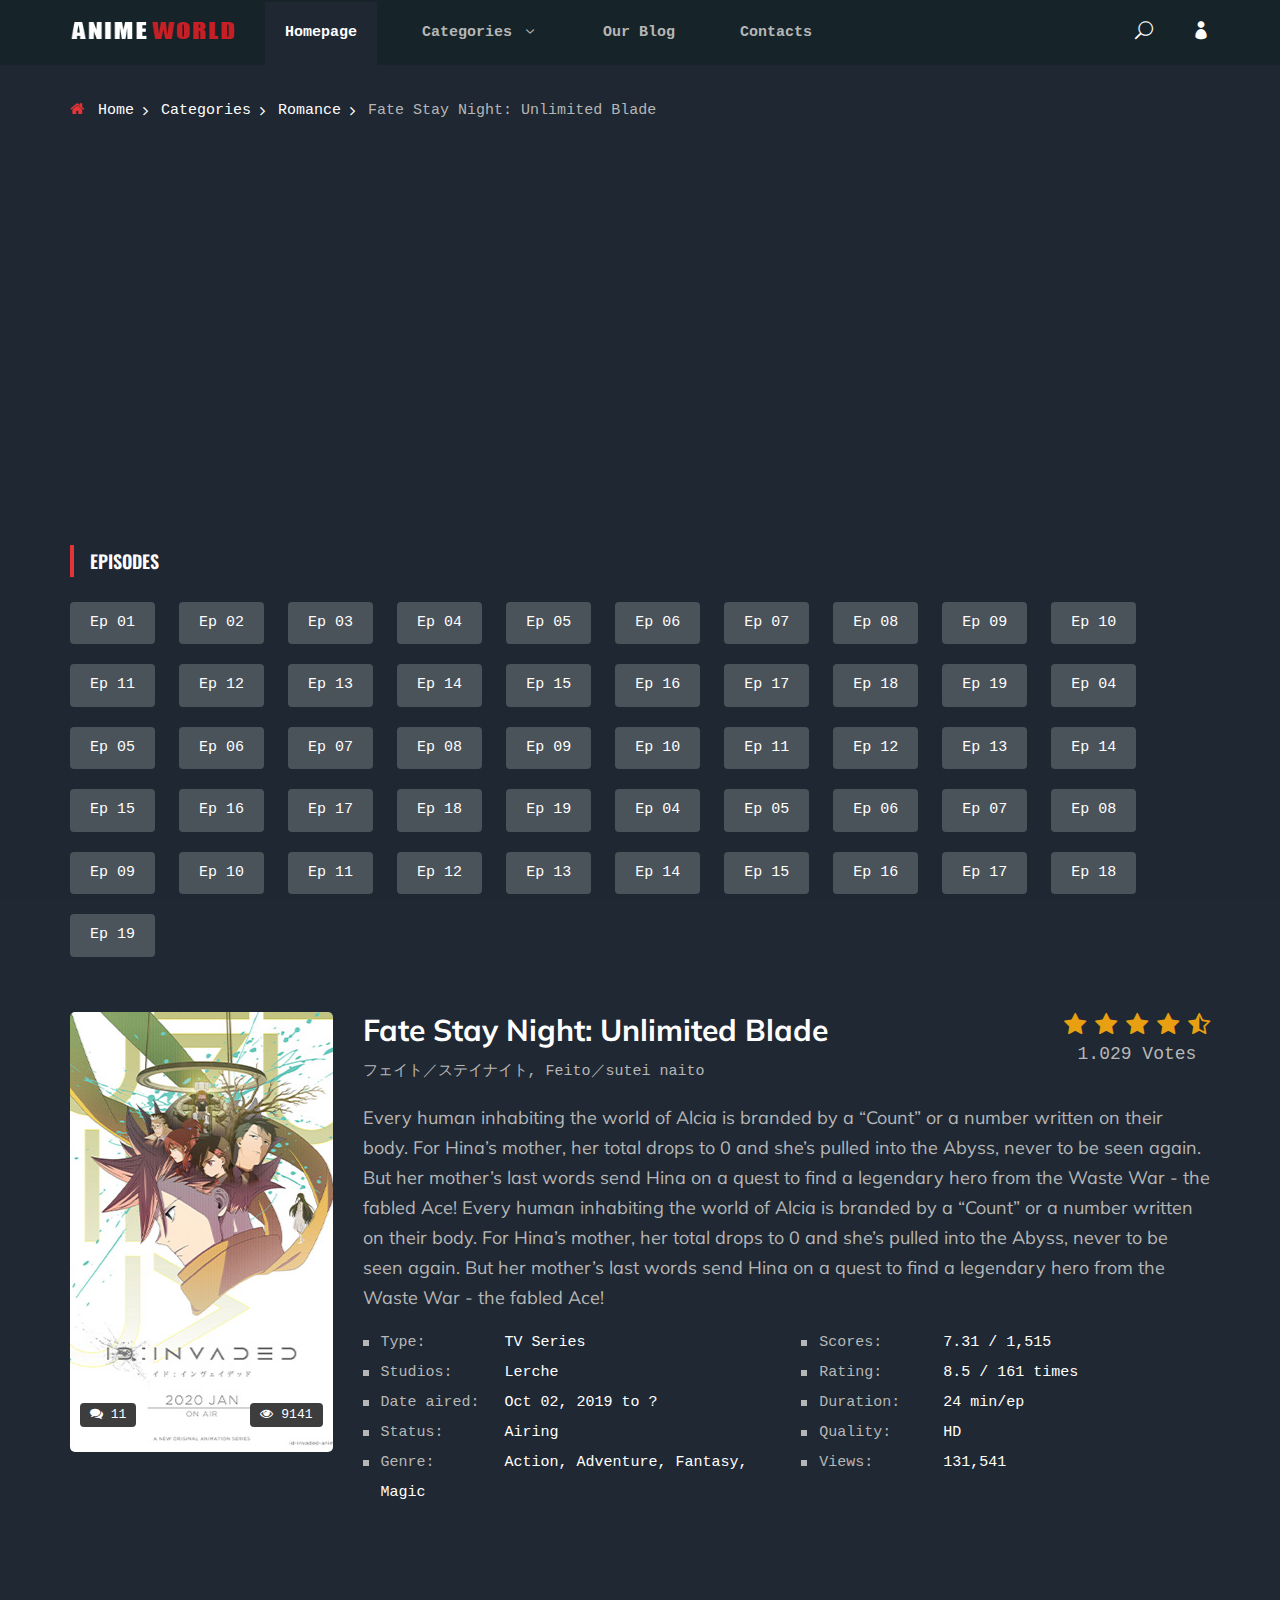
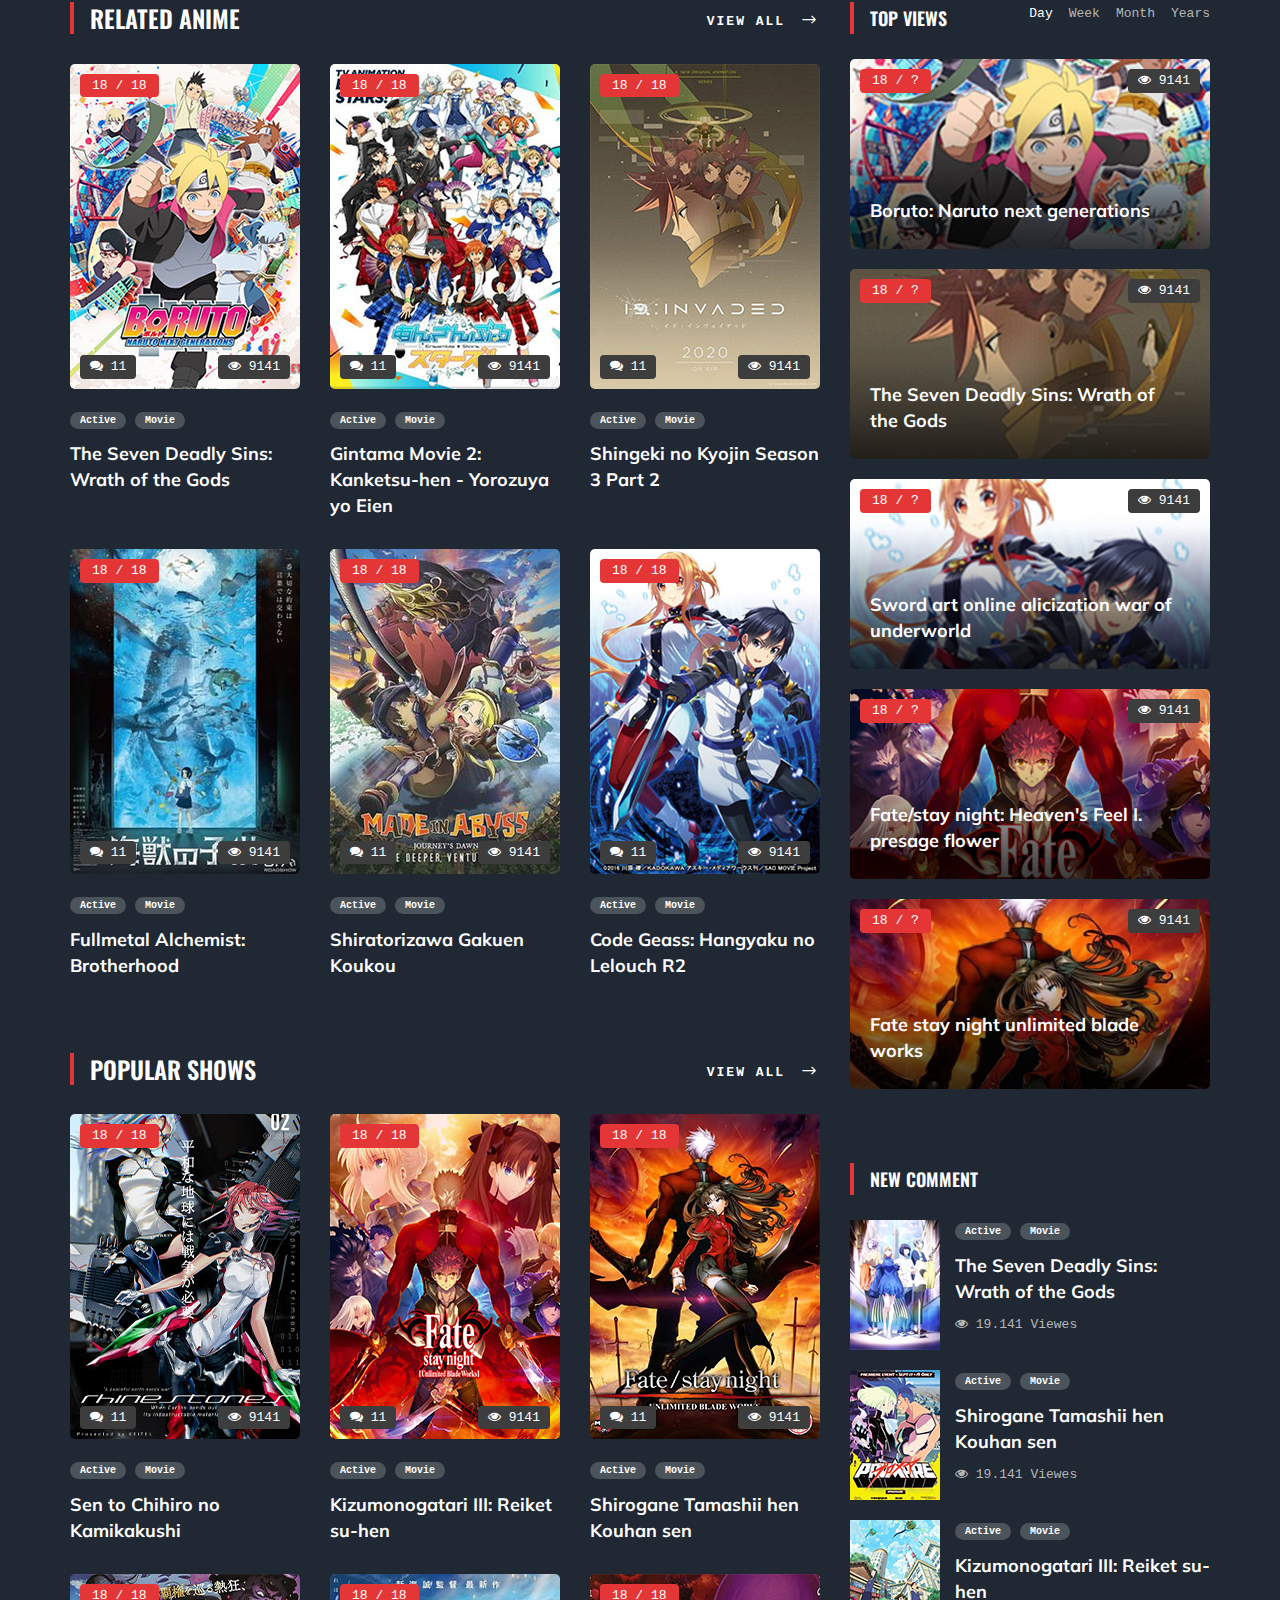
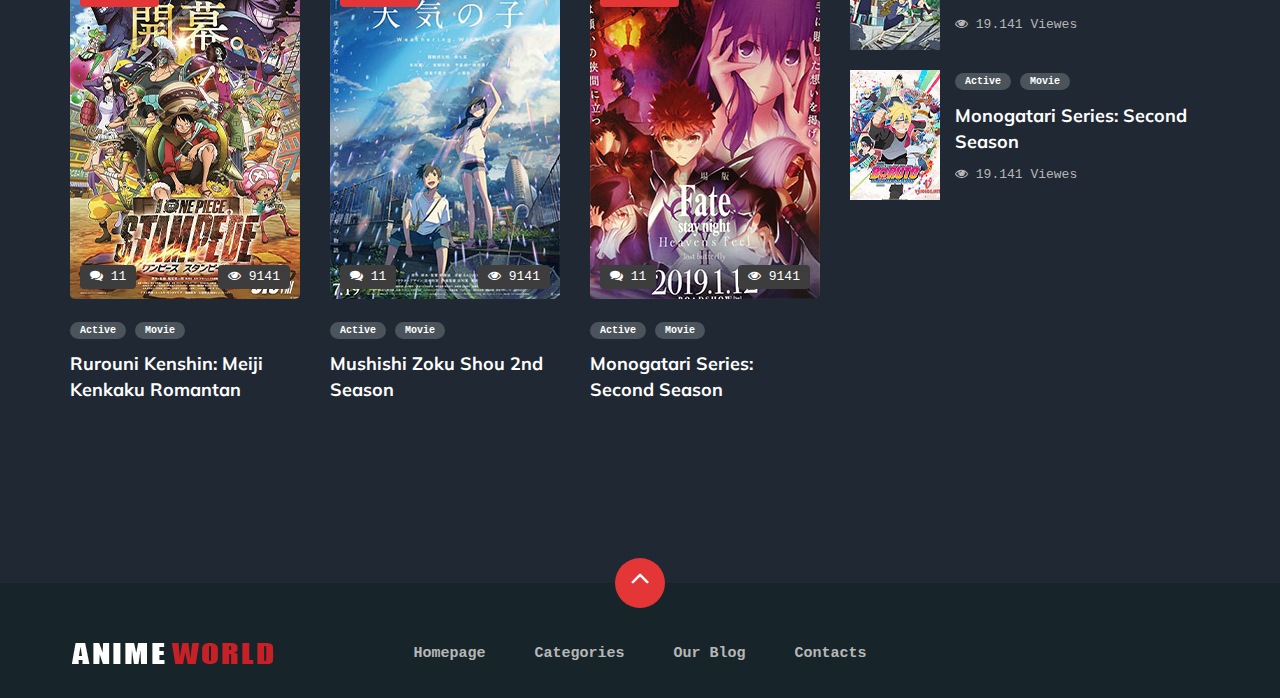
<file: anime-watching.html>
<!DOCTYPE html>
<html lang="zxx">

<head>
    <meta charset="UTF-8">
    <meta name="description" content="Anime Template">
    <meta name="keywords" content="Anime, unica, creative, html">
    <meta name="viewport" content="width=device-width, initial-scale=1.0">
    <meta http-equiv="X-UA-Compatible" content="ie=edge">
    <title>Anime | Template</title>

    <!-- Google Font -->
    <link href="https://fonts.googleapis.com/css2?family=Oswald:wght@300;400;500;600;700&display=swap" rel="stylesheet">
    <link href="https://fonts.googleapis.com/css2?family=Mulish:wght@300;400;500;600;700;800;900&display=swap"
    rel="stylesheet">

    <!-- Css Styles -->
    <link rel="stylesheet" href="css/bootstrap.min.css" type="text/css">
    <link rel="stylesheet" href="css/font-awesome.min.css" type="text/css">
    <link rel="stylesheet" href="css/elegant-icons.css" type="text/css">
    <link rel="stylesheet" href="css/plyr.css" type="text/css">
    <link rel="stylesheet" href="css/nice-select.css" type="text/css">
    <link rel="stylesheet" href="css/owl.carousel.min.css" type="text/css">
    <link rel="stylesheet" href="css/slicknav.min.css" type="text/css">
    <link rel="stylesheet" href="css/style.css" type="text/css">
</head>

<body>
    <!-- Page Preloder -->
    <div id="preloder">
        <div class="loader"></div>
    </div>

    <!-- Header Section Begin -->
    <header class="header">
        <div class="container">
            <div class="row">
                <div class="col-lg-2">
                    <div class="header__logo">
                        <a href="./index.html">
                            <img src="img/logo.png" alt="">
                        </a>
                    </div>
                </div>
                <div class="col-lg-8">
                    <div class="header__nav">
                        <nav class="header__menu mobile-menu">
                            <ul>
                                <li class="active"><a href="./index.html">Homepage</a></li>
                                <li><a href="./categories.html">Categories <span class="arrow_carrot-down"></span></a>
                                    <ul class="dropdown">
                                        <li><a href="./categories.html">Categories</a></li>
                                        <li><a href="./anime-details.html">Anime Details</a></li>
                                        <li><a href="./anime-watching.html">Anime Watching</a></li>
                                        <li><a href="./blog-details.html">Blog Details</a></li>
                                        <li><a href="./signup.html">Sign Up</a></li>
                                        <li><a href="./login.html">Login</a></li>
                                    </ul>
                                </li>
                                <li><a href="./blog.html">Our Blog</a></li>
                                <li><a href="#">Contacts</a></li>
                            </ul>
                        </nav>
                    </div>
                </div>
                <div class="col-lg-2">
                    <div class="header__right">
                        <a href="#" class="search-switch"><span class="icon_search"></span></a>
                        <a href="./login.html"><span class="icon_profile"></span></a>
                    </div>
                </div>
            </div>
            <div id="mobile-menu-wrap"></div>
        </div>
    </header>
    <!-- Header End -->

    <!-- Breadcrumb Begin -->
    <div class="breadcrumb-option">
        <div class="container">
            <div class="row">
                <div class="col-lg-12">
                    <div class="breadcrumb__links">
                        <a href="./index.html"><i class="fa fa-home"></i> Home</a>
                        <a href="./categories.html">Categories</a>
                        <a href="#">Romance</a>
                        <span>Fate Stay Night: Unlimited Blade</span>
                    </div>
                </div>
            </div>
        </div>
    </div>
    <!-- Breadcrumb End -->

    <!-- Anime Section Begin -->
    <section class="anime-details spad">
        <div class="container">
            <div class="row">
                <div class="col-lg-12">
                     <iframe id="myVideoTag" src="https://streamtape.com/e/lrmQvRjkaWsZr9/" width="640px" height="360px" allowfullscreen allowtransparency allow="autoplay" scrolling="no" frameborder="0"></iframe>
                    <div class="anime__details__episodes">
                        <div class="section-title">
                            <h5>EPISODES</h5>
                        </div>
                        <a href="#" onclick="onepiece1()">Ep 01</a>
                        <a href="#" onclick="gintama()">Ep 02</a>
                        <a href="#" onclick="myFunction()">Ep 03</a>
                        <a href="#">Ep 04</a>
                        <a href="#">Ep 05</a>
                        <a href="#">Ep 06</a>
                        <a href="#">Ep 07</a>
                        <a href="#">Ep 08</a>
                        <a href="#">Ep 09</a>
                        <a href="#">Ep 10</a>
                        <a href="#">Ep 11</a>
                        <a href="#">Ep 12</a>
                        <a href="#">Ep 13</a>
                        <a href="#">Ep 14</a>
                        <a href="#">Ep 15</a>
                        <a href="#">Ep 16</a>
                        <a href="#">Ep 17</a>
                        <a href="#">Ep 18</a>
                        <a href="#">Ep 19</a>
                        <a href="#">Ep 04</a>
                        <a href="#">Ep 05</a>
                        <a href="#">Ep 06</a>
                        <a href="#">Ep 07</a>
                        <a href="#">Ep 08</a>
                        <a href="#">Ep 09</a>
                        <a href="#">Ep 10</a>
                        <a href="#">Ep 11</a>
                        <a href="#">Ep 12</a>
                        <a href="#">Ep 13</a>
                        <a href="#">Ep 14</a>
                        <a href="#">Ep 15</a>
                        <a href="#">Ep 16</a>
                        <a href="#">Ep 17</a>
                        <a href="#">Ep 18</a>
                        <a href="#">Ep 19</a>
                        <a href="#">Ep 04</a>
                        <a href="#">Ep 05</a>
                        <a href="#">Ep 06</a>
                        <a href="#">Ep 07</a>
                        <a href="#">Ep 08</a>
                        <a href="#">Ep 09</a>
                        <a href="#">Ep 10</a>
                        <a href="#">Ep 11</a>
                        <a href="#">Ep 12</a>
                        <a href="#">Ep 13</a>
                        <a href="#">Ep 14</a>
                        <a href="#">Ep 15</a>
                        <a href="#">Ep 16</a>
                        <a href="#">Ep 17</a>
                        <a href="#">Ep 18</a>
                        <a href="#">Ep 19</a>
                    </div>
                </div>
            </div>
            <div class="anime__details__content">
                <div class="row">
                    <div class="col-lg-3">
                        <div class="anime__details__pic set-bg" data-setbg="img/anime/details-pic.jpg">
                            <div class="comment"><i class="fa fa-comments"></i> 11</div>
                            <div class="view"><i class="fa fa-eye"></i> 9141</div>
                        </div>
                    </div>
                    <div class="col-lg-9">
                        <div class="anime__details__text">
                            <div class="anime__details__title">
                                <h3>Fate Stay Night: Unlimited Blade</h3>
                                <span>フェイト／ステイナイト, Feito／sutei naito</span>
                            </div>
                            <div class="anime__details__rating">
                                <div class="rating">
                                    <a href="#"><i class="fa fa-star"></i></a>
                                    <a href="#"><i class="fa fa-star"></i></a>
                                    <a href="#"><i class="fa fa-star"></i></a>
                                    <a href="#"><i class="fa fa-star"></i></a>
                                    <a href="#"><i class="fa fa-star-half-o"></i></a>
                                </div>
                                <span>1.029 Votes</span>
                            </div>
                            <p>Every human inhabiting the world of Alcia is branded by a “Count” or a number written on
                                their body. For Hina’s mother, her total drops to 0 and she’s pulled into the Abyss,
                                never to be seen again. But her mother’s last words send Hina on a quest to find a
                            legendary hero from the Waste War - the fabled Ace! Every human inhabiting the world of Alcia is branded by a “Count” or a number written on
                            their body. For Hina’s mother, her total drops to 0 and she’s pulled into the Abyss,
                            never to be seen again. But her mother’s last words send Hina on a quest to find a
                        legendary hero from the Waste War - the fabled Ace!   </p>
                            <div class="anime__details__widget">
                                <div class="row">
                                    <div class="col-lg-6 col-md-6">
                                        <ul>
                                            <li><span>Type:</span> TV Series</li>
                                            <li><span>Studios:</span> Lerche</li>
                                            <li><span>Date aired:</span> Oct 02, 2019 to ?</li>
                                            <li><span>Status:</span> Airing</li>
                                            <li><span>Genre:</span> Action, Adventure, Fantasy, Magic</li>
                                        </ul>
                                    </div>
                                    <div class="col-lg-6 col-md-6">
                                        <ul>
                                            <li><span>Scores:</span> 7.31 / 1,515</li>
                                            <li><span>Rating:</span> 8.5 / 161 times</li>
                                            <li><span>Duration:</span> 24 min/ep</li>
                                            <li><span>Quality:</span> HD</li>
                                            <li><span>Views:</span> 131,541</li>
                                        </ul>
                                    </div>
                                </div>
                            </div>
                            </div>
                        </div>
                    </div>
                </div>
        </div>
        <div class="container">
            <div class="row">
                <div class="col-lg-8">
                    <div class="trending__product">
                        <div class="row">
                            <div class="col-lg-8 col-md-8 col-sm-8">
                                <div class="section-title">
                                    <h4>Related Anime</h4>
                                </div>
                            </div>
                            <div class="col-lg-4 col-md-4 col-sm-4">
                                <div class="btn__all">
                                    <a href="#" class="primary-btn">View All <span class="arrow_right"></span></a>
                                </div>
                            </div>
                        </div>
                        <div class="row">
                            <div class="col-lg-4 col-md-6 col-sm-6">
                                <div class="product__item">
                                    <div class="product__item__pic set-bg" data-setbg="img/trending/trend-1.jpg">
                                        <div class="ep">18 / 18</div>
                                        <div class="comment"><i class="fa fa-comments"></i> 11</div>
                                        <div class="view"><i class="fa fa-eye"></i> 9141</div>
                                    </div>
                                    <div class="product__item__text">
                                        <ul>
                                            <li>Active</li>
                                            <li>Movie</li>
                                        </ul>
                                        <h5><a href="#">The Seven Deadly Sins: Wrath of the Gods</a></h5>
                                    </div>
                                </div>
                            </div>
                            <div class="col-lg-4 col-md-6 col-sm-6">
                                <div class="product__item">
                                    <div class="product__item__pic set-bg" data-setbg="img/trending/trend-2.jpg">
                                        <div class="ep">18 / 18</div>
                                        <div class="comment"><i class="fa fa-comments"></i> 11</div>
                                        <div class="view"><i class="fa fa-eye"></i> 9141</div>
                                    </div>
                                    <div class="product__item__text">
                                        <ul>
                                            <li>Active</li>
                                            <li>Movie</li>
                                        </ul>
                                        <h5><a href="#">Gintama Movie 2: Kanketsu-hen - Yorozuya yo Eien</a></h5>
                                    </div>
                                </div>
                            </div>
                            <div class="col-lg-4 col-md-6 col-sm-6">
                                <div class="product__item">
                                    <div class="product__item__pic set-bg" data-setbg="img/trending/trend-3.jpg">
                                        <div class="ep">18 / 18</div>
                                        <div class="comment"><i class="fa fa-comments"></i> 11</div>
                                        <div class="view"><i class="fa fa-eye"></i> 9141</div>
                                    </div>
                                    <div class="product__item__text">
                                        <ul>
                                            <li>Active</li>
                                            <li>Movie</li>
                                        </ul>
                                        <h5><a href="#">Shingeki no Kyojin Season 3 Part 2</a></h5>
                                    </div>
                                </div>
                            </div>
                            <div class="col-lg-4 col-md-6 col-sm-6">
                                <div class="product__item">
                                    <div class="product__item__pic set-bg" data-setbg="img/trending/trend-4.jpg">
                                        <div class="ep">18 / 18</div>
                                        <div class="comment"><i class="fa fa-comments"></i> 11</div>
                                        <div class="view"><i class="fa fa-eye"></i> 9141</div>
                                    </div>
                                    <div class="product__item__text">
                                        <ul>
                                            <li>Active</li>
                                            <li>Movie</li>
                                        </ul>
                                        <h5><a href="#">Fullmetal Alchemist: Brotherhood</a></h5>
                                    </div>
                                </div>
                            </div>
                            <div class="col-lg-4 col-md-6 col-sm-6">
                                <div class="product__item">
                                    <div class="product__item__pic set-bg" data-setbg="img/trending/trend-5.jpg">
                                        <div class="ep">18 / 18</div>
                                        <div class="comment"><i class="fa fa-comments"></i> 11</div>
                                        <div class="view"><i class="fa fa-eye"></i> 9141</div>
                                    </div>
                                    <div class="product__item__text">
                                        <ul>
                                            <li>Active</li>
                                            <li>Movie</li>
                                        </ul>
                                        <h5><a href="#">Shiratorizawa Gakuen Koukou</a></h5>
                                    </div>
                                </div>
                            </div>
                            <div class="col-lg-4 col-md-6 col-sm-6">
                                <div class="product__item">
                                    <div class="product__item__pic set-bg" data-setbg="img/trending/trend-6.jpg">
                                        <div class="ep">18 / 18</div>
                                        <div class="comment"><i class="fa fa-comments"></i> 11</div>
                                        <div class="view"><i class="fa fa-eye"></i> 9141</div>
                                    </div>
                                    <div class="product__item__text">
                                        <ul>
                                            <li>Active</li>
                                            <li>Movie</li>
                                        </ul>
                                        <h5><a href="#">Code Geass: Hangyaku no Lelouch R2</a></h5>
                                    </div>
                                </div>
                            </div>
                        </div>
                    </div>
                    <div class="popular__product">
                        <div class="row">
                            <div class="col-lg-8 col-md-8 col-sm-8">
                                <div class="section-title">
                                    <h4>Popular Shows</h4>
                                </div>
                            </div>
                            <div class="col-lg-4 col-md-4 col-sm-4">
                                <div class="btn__all">
                                    <a href="#" class="primary-btn">View All <span class="arrow_right"></span></a>
                                </div>
                            </div>
                        </div>
                        <div class="row">
                            <div class="col-lg-4 col-md-6 col-sm-6">
                                <div class="product__item">
                                    <div class="product__item__pic set-bg" data-setbg="img/popular/popular-1.jpg">
                                        <div class="ep">18 / 18</div>
                                        <div class="comment"><i class="fa fa-comments"></i> 11</div>
                                        <div class="view"><i class="fa fa-eye"></i> 9141</div>
                                    </div>
                                    <div class="product__item__text">
                                        <ul>
                                            <li>Active</li>
                                            <li>Movie</li>
                                        </ul>
                                        <h5><a href="#">Sen to Chihiro no Kamikakushi</a></h5>
                                    </div>
                                </div>
                            </div>
                            <div class="col-lg-4 col-md-6 col-sm-6">
                                <div class="product__item">
                                    <div class="product__item__pic set-bg" data-setbg="img/popular/popular-2.jpg">
                                        <div class="ep">18 / 18</div>
                                        <div class="comment"><i class="fa fa-comments"></i> 11</div>
                                        <div class="view"><i class="fa fa-eye"></i> 9141</div>
                                    </div>
                                    <div class="product__item__text">
                                        <ul>
                                            <li>Active</li>
                                            <li>Movie</li>
                                        </ul>
                                        <h5><a href="#">Kizumonogatari III: Reiket su-hen</a></h5>
                                    </div>
                                </div>
                            </div>
                            <div class="col-lg-4 col-md-6 col-sm-6">
                                <div class="product__item">
                                    <div class="product__item__pic set-bg" data-setbg="img/popular/popular-3.jpg">
                                        <div class="ep">18 / 18</div>
                                        <div class="comment"><i class="fa fa-comments"></i> 11</div>
                                        <div class="view"><i class="fa fa-eye"></i> 9141</div>
                                    </div>
                                    <div class="product__item__text">
                                        <ul>
                                            <li>Active</li>
                                            <li>Movie</li>
                                        </ul>
                                        <h5><a href="#">Shirogane Tamashii hen Kouhan sen</a></h5>
                                    </div>
                                </div>
                            </div>
                            <div class="col-lg-4 col-md-6 col-sm-6">
                                <div class="product__item">
                                    <div class="product__item__pic set-bg" data-setbg="img/popular/popular-4.jpg">
                                        <div class="ep">18 / 18</div>
                                        <div class="comment"><i class="fa fa-comments"></i> 11</div>
                                        <div class="view"><i class="fa fa-eye"></i> 9141</div>
                                    </div>
                                    <div class="product__item__text">
                                        <ul>
                                            <li>Active</li>
                                            <li>Movie</li>
                                        </ul>
                                        <h5><a href="#">Rurouni Kenshin: Meiji Kenkaku Romantan</a></h5>
                                    </div>
                                </div>
                            </div>
                            <div class="col-lg-4 col-md-6 col-sm-6">
                                <div class="product__item">
                                    <div class="product__item__pic set-bg" data-setbg="img/popular/popular-5.jpg">
                                        <div class="ep">18 / 18</div>
                                        <div class="comment"><i class="fa fa-comments"></i> 11</div>
                                        <div class="view"><i class="fa fa-eye"></i> 9141</div>
                                    </div>
                                    <div class="product__item__text">
                                        <ul>
                                            <li>Active</li>
                                            <li>Movie</li>
                                        </ul>
                                        <h5><a href="#">Mushishi Zoku Shou 2nd Season</a></h5>
                                    </div>
                                </div>
                            </div>
                            <div class="col-lg-4 col-md-6 col-sm-6">
                                <div class="product__item">
                                    <div class="product__item__pic set-bg" data-setbg="img/popular/popular-6.jpg">
                                        <div class="ep">18 / 18</div>
                                        <div class="comment"><i class="fa fa-comments"></i> 11</div>
                                        <div class="view"><i class="fa fa-eye"></i> 9141</div>
                                    </div>
                                    <div class="product__item__text">
                                        <ul>
                                            <li>Active</li>
                                            <li>Movie</li>
                                        </ul>
                                        <h5><a href="#">Monogatari Series: Second Season</a></h5>
                                    </div>
                                </div>
                            </div>
                        </div>
                    </div>
                </div>
                <div class="col-lg-4 col-md-6 col-sm-8">
                    <div class="product__sidebar">
                        <div class="product__sidebar__view">
                            <div class="section-title">
                                <h5>Top Views</h5>
                            </div>
                            <ul class="filter__controls">
                                <li class="active" data-filter="*">Day</li>
                                <li data-filter=".week">Week</li>
                                <li data-filter=".month">Month</li>
                                <li data-filter=".years">Years</li>
                            </ul>
                            <div class="filter__gallery">
                                <div class="product__sidebar__view__item set-bg mix day years"
                                data-setbg="img/sidebar/tv-1.jpg">
                                <div class="ep">18 / ?</div>
                                <div class="view"><i class="fa fa-eye"></i> 9141</div>
                                <h5><a href="#">Boruto: Naruto next generations</a></h5>
                            </div>
                            <div class="product__sidebar__view__item set-bg mix month week"
                            data-setbg="img/sidebar/tv-2.jpg">
                            <div class="ep">18 / ?</div>
                            <div class="view"><i class="fa fa-eye"></i> 9141</div>
                            <h5><a href="#">The Seven Deadly Sins: Wrath of the Gods</a></h5>
                        </div>
                        <div class="product__sidebar__view__item set-bg mix week years"
                        data-setbg="img/sidebar/tv-3.jpg">
                        <div class="ep">18 / ?</div>
                        <div class="view"><i class="fa fa-eye"></i> 9141</div>
                        <h5><a href="#">Sword art online alicization war of underworld</a></h5>
                    </div>
                    <div class="product__sidebar__view__item set-bg mix years month"
                    data-setbg="img/sidebar/tv-4.jpg">
                    <div class="ep">18 / ?</div>
                    <div class="view"><i class="fa fa-eye"></i> 9141</div>
                    <h5><a href="#">Fate/stay night: Heaven's Feel I. presage flower</a></h5>
                </div>
                <div class="product__sidebar__view__item set-bg mix day"
                data-setbg="img/sidebar/tv-5.jpg">
                <div class="ep">18 / ?</div>
                <div class="view"><i class="fa fa-eye"></i> 9141</div>
                <h5><a href="#">Fate stay night unlimited blade works</a></h5>
            </div>
        </div>
    </div>
    <div class="product__sidebar__comment">
        <div class="section-title">
            <h5>New Comment</h5>
        </div>
        <div class="product__sidebar__comment__item">
            <div class="product__sidebar__comment__item__pic">
                <img src="img/sidebar/comment-1.jpg" alt="">
            </div>
            <div class="product__sidebar__comment__item__text">
                <ul>
                    <li>Active</li>
                    <li>Movie</li>
                </ul>
                <h5><a href="#">The Seven Deadly Sins: Wrath of the Gods</a></h5>
                <span><i class="fa fa-eye"></i> 19.141 Viewes</span>
            </div>
        </div>
        <div class="product__sidebar__comment__item">
            <div class="product__sidebar__comment__item__pic">
                <img src="img/sidebar/comment-2.jpg" alt="">
            </div>
            <div class="product__sidebar__comment__item__text">
                <ul>
                    <li>Active</li>
                    <li>Movie</li>
                </ul>
                <h5><a href="#">Shirogane Tamashii hen Kouhan sen</a></h5>
                <span><i class="fa fa-eye"></i> 19.141 Viewes</span>
            </div>
        </div>
        <div class="product__sidebar__comment__item">
            <div class="product__sidebar__comment__item__pic">
                <img src="img/sidebar/comment-3.jpg" alt="">
            </div>
            <div class="product__sidebar__comment__item__text">
                <ul>
                    <li>Active</li>
                    <li>Movie</li>
                </ul>
                <h5><a href="#">Kizumonogatari III: Reiket su-hen</a></h5>
                <span><i class="fa fa-eye"></i> 19.141 Viewes</span>
            </div>
        </div>
        <div class="product__sidebar__comment__item">
            <div class="product__sidebar__comment__item__pic">
                <img src="img/sidebar/comment-4.jpg" alt="">
            </div>
            <div class="product__sidebar__comment__item__text">
                <ul>
                    <li>Active</li>
                    <li>Movie</li>
                </ul>
                <h5><a href="#">Monogatari Series: Second Season</a></h5>
                <span><i class="fa fa-eye"></i> 19.141 Viewes</span>
            </div>
        </div>
    </div>
</div>
</div>
</div>
</div>
</section>
    <!-- Anime Section End -->

    <!-- Footer Section Begin -->
    <footer class="footer">
        <div class="page-up">
            <a href="#" id="scrollToTopButton"><span class="arrow_carrot-up"></span></a>
        </div>
        <div class="container">
            <div class="row">
                <div class="col-lg-3">
                    <div class="footer__logo">
                        <a href="./index.html"><img src="img/logo.png" alt=""></a>
                    </div>
                </div>
                <div class="col-lg-6">
                    <div class="footer__nav">
                        <ul>
                            <li class="active"><a href="./index.html">Homepage</a></li>
                            <li><a href="./categories.html">Categories</a></li>
                            <li><a href="./blog.html">Our Blog</a></li>
                            <li><a href="#">Contacts</a></li>
                        </ul>
                    </div>
                </div>
                <div class="col-lg-3">
                    <p></p>

                  </div>
              </div>
          </div>
      </footer>
      <!-- Footer Section End -->

      <!-- Search model Begin -->
      <div class="search-model">
        <div class="h-100 d-flex align-items-center justify-content-center">
            <div class="search-close-switch"><i class="icon_close"></i></div>
            <form class="search-model-form">
                <input type="text" id="search-input" placeholder="Search here.....">
            </form>
        </div>
    </div>
    <!-- Search model end -->

    <!-- Js Plugins -->
    <script src="js/jquery-3.3.1.min.js"></script>
    <script src="js/bootstrap.min.js"></script>
    <script src="js/player.js"></script>
    <script src="js/jquery.nice-select.min.js"></script>
    <script src="js/mixitup.min.js"></script>
    <script src="js/jquery.slicknav.js"></script>
    <script src="js/owl.carousel.min.js"></script>
    <script src="js/main.js"></script>
    <script src="js/custom.js"></script>

</body>

</html>
</file>
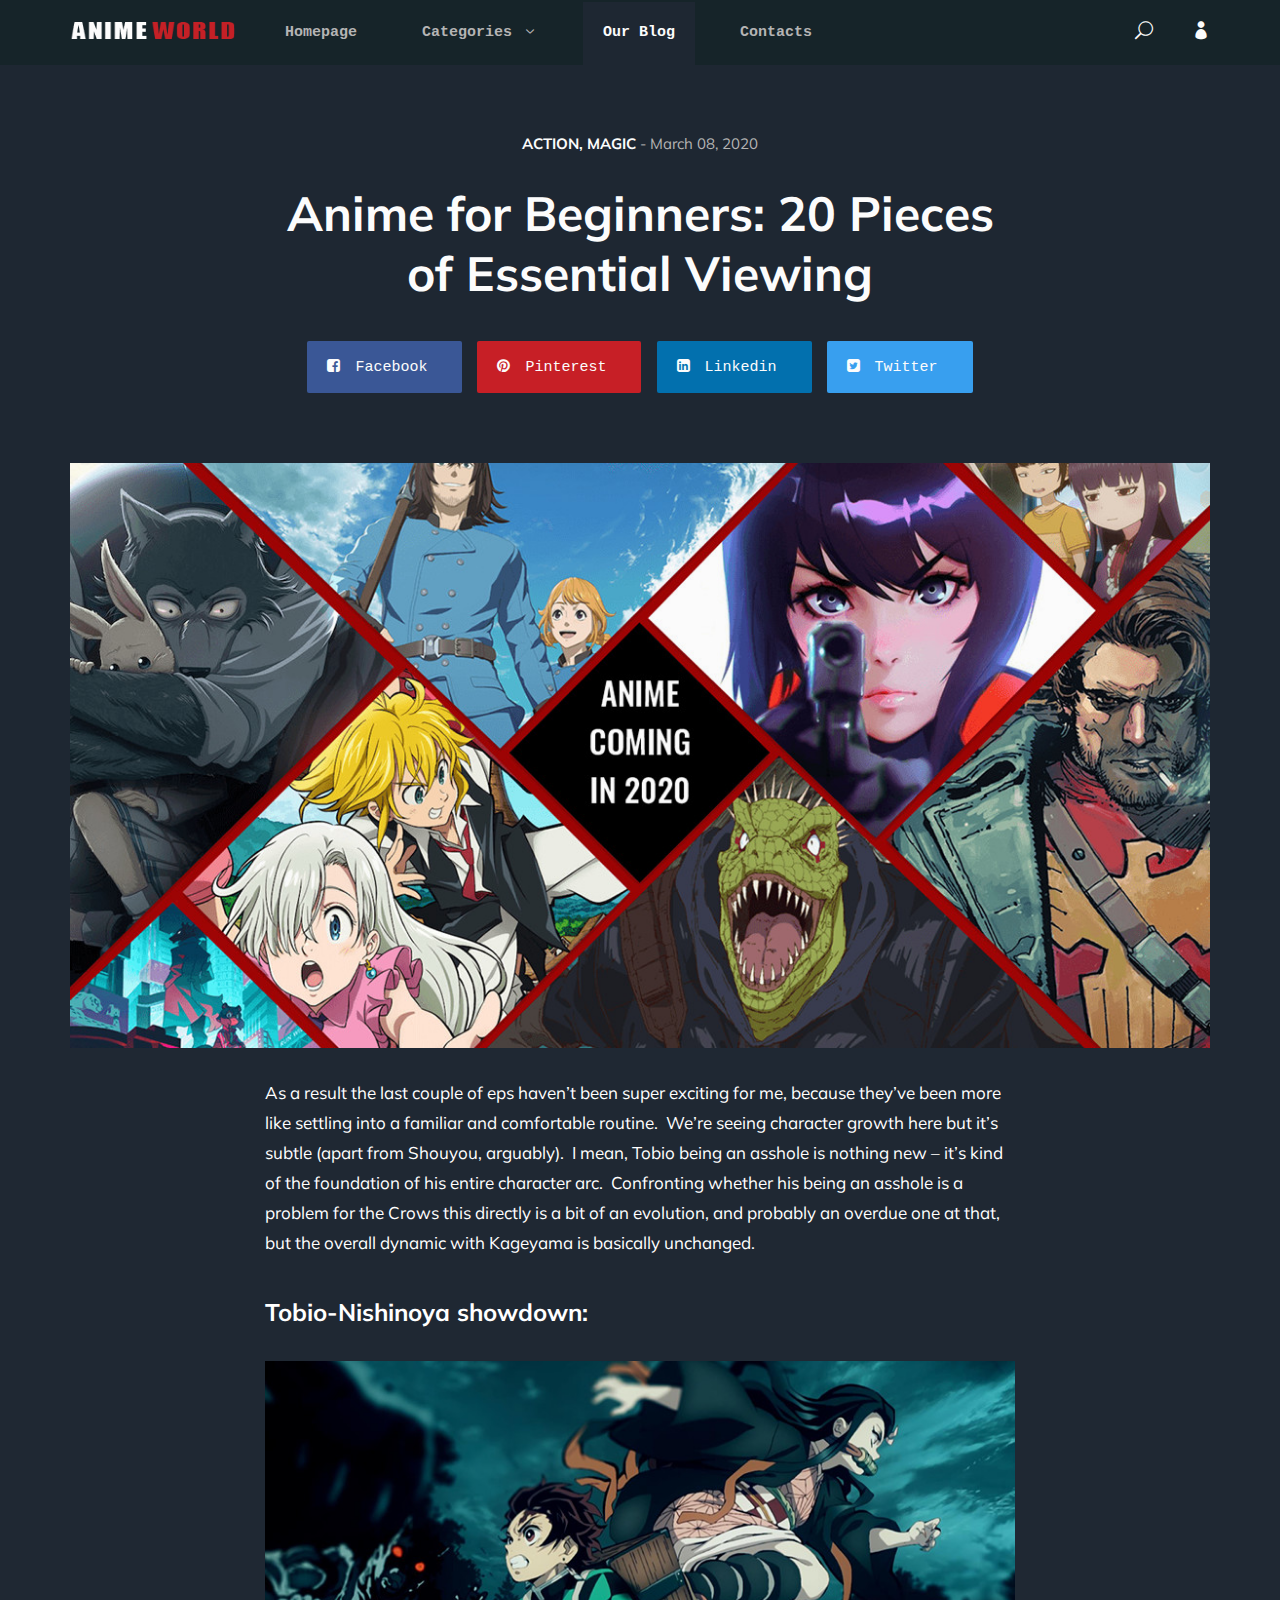
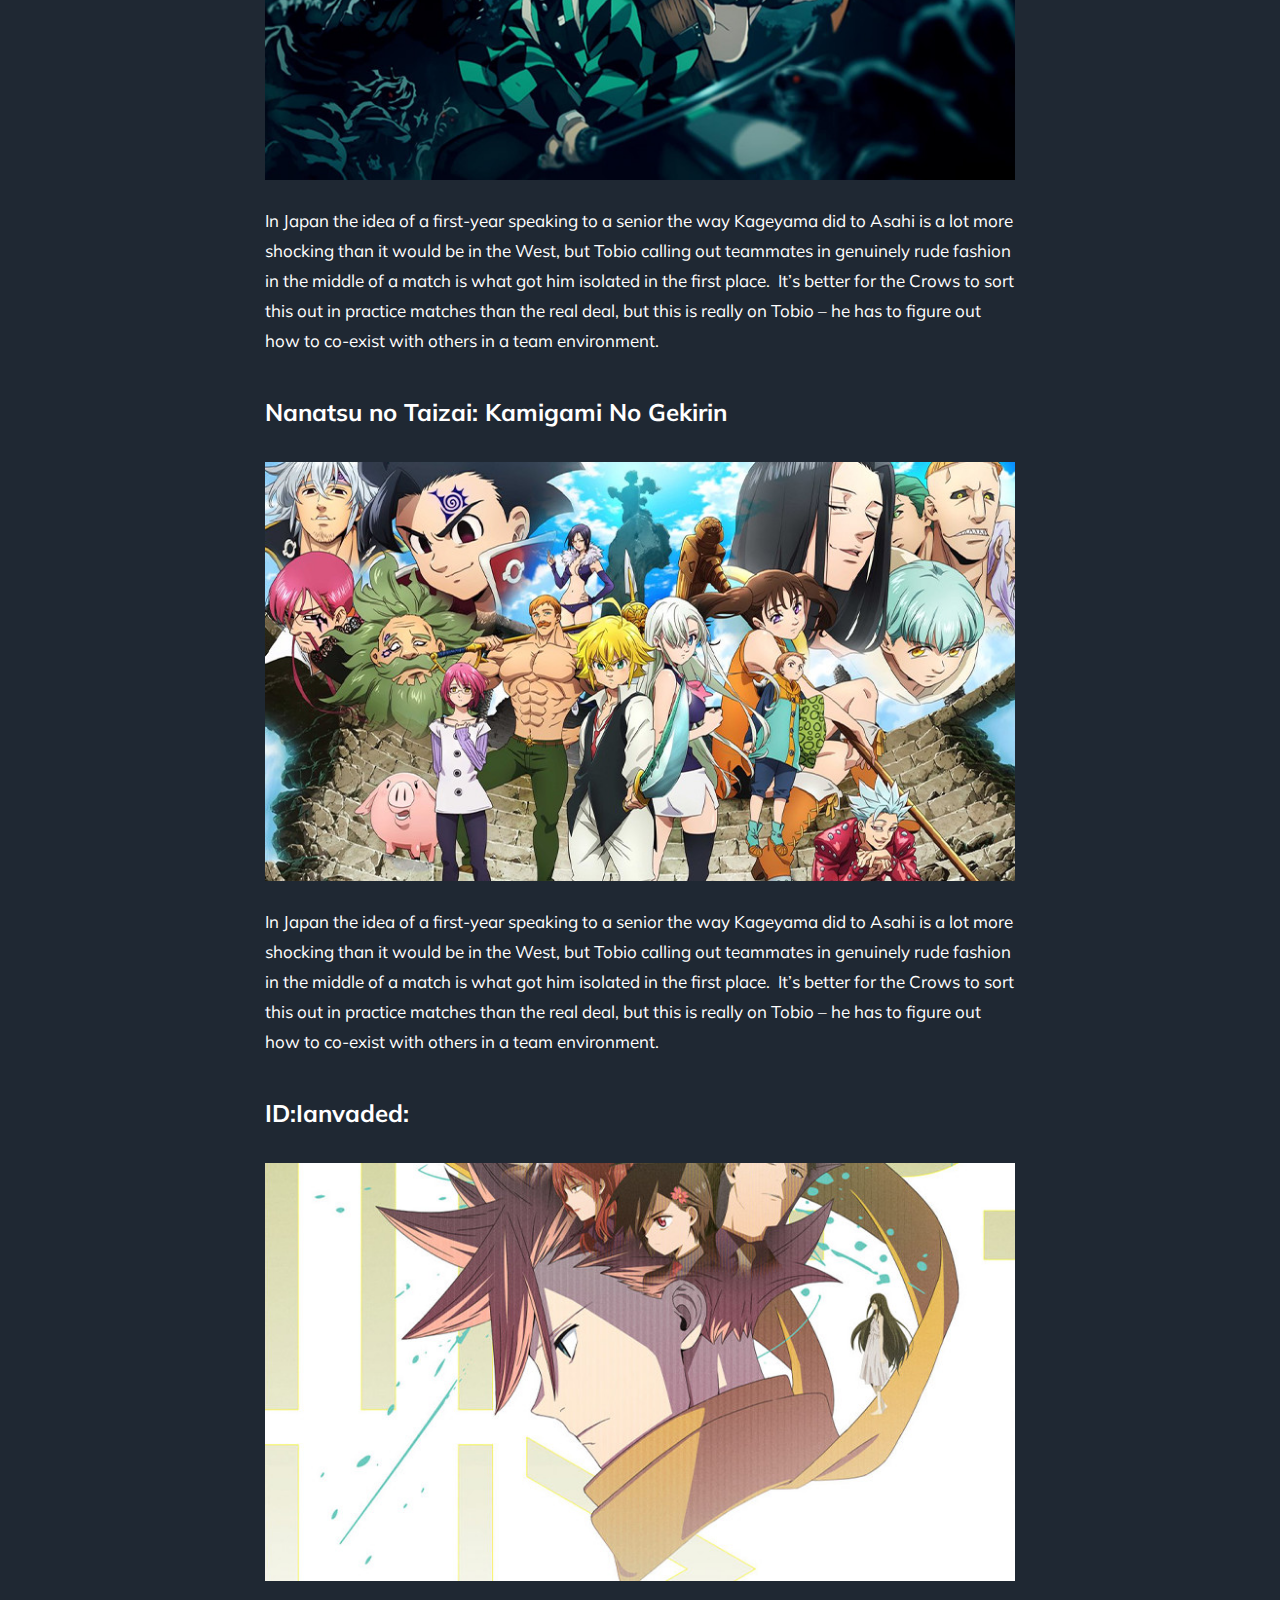
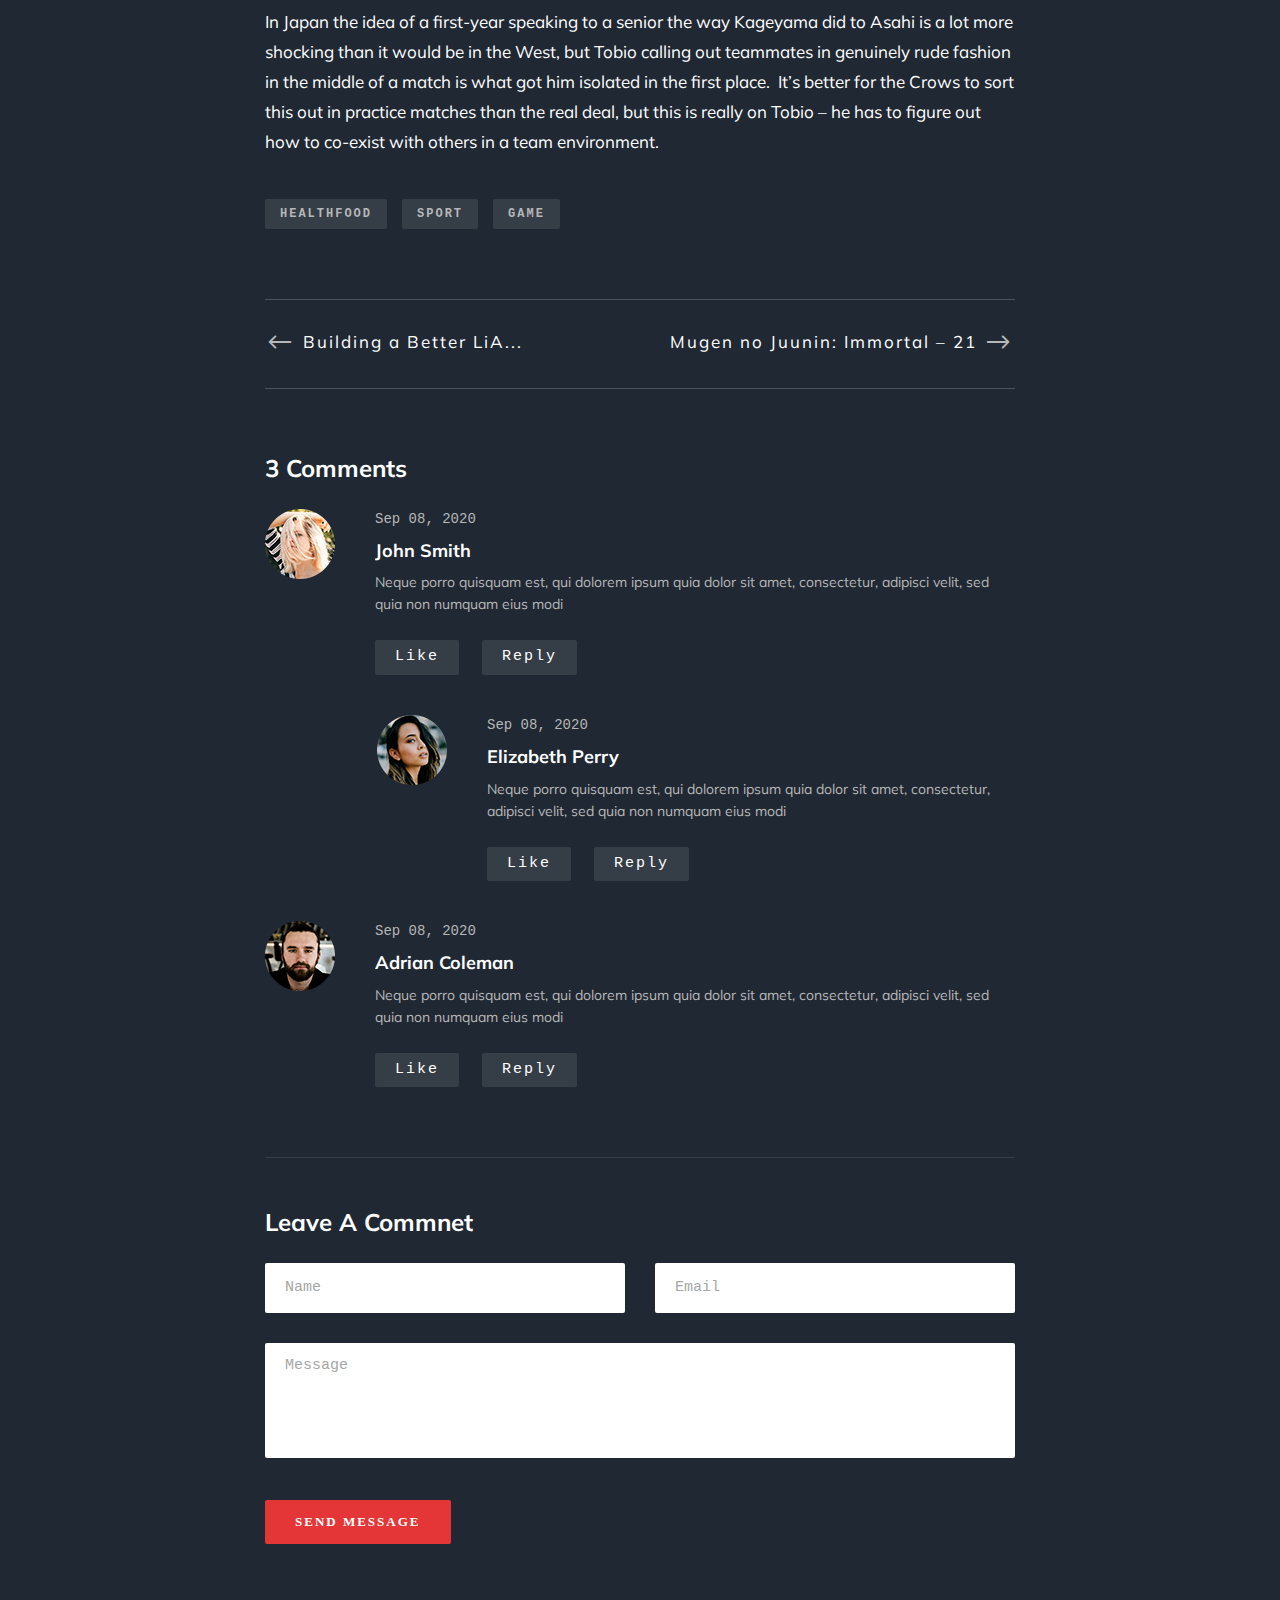
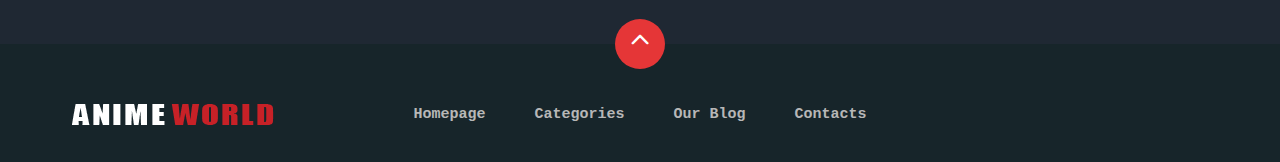
<file: blog-details.html>
<!DOCTYPE html>
<html lang="zxx">

<head>
    <meta charset="UTF-8">
    <meta name="description" content="Anime Template">
    <meta name="keywords" content="Anime, unica, creative, html">
    <meta name="viewport" content="width=device-width, initial-scale=1.0">
    <meta http-equiv="X-UA-Compatible" content="ie=edge">
    <title>Anime | Template</title>

    <!-- Google Font -->
    <link href="https://fonts.googleapis.com/css2?family=Oswald:wght@300;400;500;600;700&display=swap" rel="stylesheet">
    <link href="https://fonts.googleapis.com/css2?family=Mulish:wght@300;400;500;600;700;800;900&display=swap"
    rel="stylesheet">

    <!-- Css Styles -->
    <link rel="stylesheet" href="css/bootstrap.min.css" type="text/css">
    <link rel="stylesheet" href="css/font-awesome.min.css" type="text/css">
    <link rel="stylesheet" href="css/elegant-icons.css" type="text/css">
    <link rel="stylesheet" href="css/plyr.css" type="text/css">
    <link rel="stylesheet" href="css/nice-select.css" type="text/css">
    <link rel="stylesheet" href="css/owl.carousel.min.css" type="text/css">
    <link rel="stylesheet" href="css/slicknav.min.css" type="text/css">
    <link rel="stylesheet" href="css/style.css" type="text/css">
</head>

<body>
    <!-- Page Preloder -->
    <div id="preloder">
        <div class="loader"></div>
    </div>

    <!-- Header Section Begin -->
    <header class="header">
        <div class="container">
            <div class="row">
                <div class="col-lg-2">
                    <div class="header__logo">
                        <a href="./index.html">
                            <img src="img/logo.png" alt="">
                        </a>
                    </div>
                </div>
                <div class="col-lg-8">
                    <div class="header__nav">
                        <nav class="header__menu mobile-menu">
                            <ul>
                                <li><a href="./index.html">Homepage</a></li>
                                <li><a href="./categories.html">Categories <span class="arrow_carrot-down"></span></a>
                                    <ul class="dropdown">
                                        <li><a href="./categories.html">Categories</a></li>
                                        <li><a href="./anime-details.html">Anime Details</a></li>
                                        <li><a href="./anime-watching.html">Anime Watching</a></li>
                                        <li><a href="./blog-details.html">Blog Details</a></li>
                                        <li><a href="./signup.html">Sign Up</a></li>
                                        <li><a href="./login.html">Login</a></li>
                                    </ul>
                                </li>
                                <li class="active"><a href="./blog.html">Our Blog</a></li>
                                <li><a href="#">Contacts</a></li>
                            </ul>
                        </nav>
                    </div>
                </div>
                <div class="col-lg-2">
                    <div class="header__right">
                        <a href="#" class="search-switch"><span class="icon_search"></span></a>
                        <a href="./login.html"><span class="icon_profile"></span></a>
                    </div>
                </div>
            </div>
            <div id="mobile-menu-wrap"></div>
        </div>
    </header>
    <!-- Header End -->

    <!-- Blog Details Section Begin -->
    <section class="blog-details spad">
        <div class="container">
            <div class="row d-flex justify-content-center">
                <div class="col-lg-8">
                    <div class="blog__details__title">
                        <h6>Action, Magic <span>- March 08, 2020</span></h6>
                        <h2>Anime for Beginners: 20 Pieces of Essential Viewing</h2>
                        <div class="blog__details__social">
                            <a href="#" class="facebook"><i class="fa fa-facebook-square"></i> Facebook</a>
                            <a href="#" class="pinterest"><i class="fa fa-pinterest"></i> Pinterest</a>
                            <a href="#" class="linkedin"><i class="fa fa-linkedin-square"></i> Linkedin</a>
                            <a href="#" class="twitter"><i class="fa fa-twitter-square"></i> Twitter</a>
                        </div>
                    </div>
                </div>
                <div class="col-lg-12">
                    <div class="blog__details__pic">
                        <img src="img/blog/details/blog-details-pic.jpg" alt="">
                    </div>
                </div>
                <div class="col-lg-8">
                    <div class="blog__details__content">
                        <div class="blog__details__text">
                            <p>As a result the last couple of eps haven’t been super exciting for me, because they’ve
                                been more like settling into a familiar and comfortable routine.  We’re seeing character
                                growth here but it’s subtle (apart from Shouyou, arguably).  I mean, Tobio being an
                                asshole is nothing new – it’s kind of the foundation of his entire character arc. 
                                Confronting whether his being an asshole is a problem for the Crows this directly is a
                                bit of an evolution, and probably an overdue one at that, but the overall dynamic with
                            Kageyama is basically unchanged.</p>
                        </div>
                        <div class="blog__details__item__text">
                            <h4>Tobio-Nishinoya showdown:</h4>
                            <img src="img/blog/details/bd-item-1.jpg" alt="">
                            <p>In Japan the idea of a first-year speaking to a senior the way Kageyama did to Asahi is a
                                lot more shocking than it would be in the West, but Tobio calling out teammates in
                                genuinely rude fashion in the middle of a match is what got him isolated in the first
                                place.  It’s better for the Crows to sort this out in practice matches than the real
                                deal, but this is really on Tobio – he has to figure out how to co-exist with others in
                            a team environment.</p>
                        </div>
                        <div class="blog__details__item__text">
                            <h4>Nanatsu no Taizai: Kamigami No Gekirin</h4>
                            <img src="img/blog/details/bd-item-2.jpg" alt="">
                            <p>In Japan the idea of a first-year speaking to a senior the way Kageyama did to Asahi is a
                                lot more shocking than it would be in the West, but Tobio calling out teammates in
                                genuinely rude fashion in the middle of a match is what got him isolated in the first
                                place.  It’s better for the Crows to sort this out in practice matches than the real
                                deal, but this is really on Tobio – he has to figure out how to co-exist with others in
                            a team environment.</p>
                        </div>
                        <div class="blog__details__item__text">
                            <h4>ID:Ianvaded:</h4>
                            <img src="img/blog/details/bd-item-3.jpg" alt="">
                            <p>In Japan the idea of a first-year speaking to a senior the way Kageyama did to Asahi is a
                                lot more shocking than it would be in the West, but Tobio calling out teammates in
                                genuinely rude fashion in the middle of a match is what got him isolated in the first
                                place.  It’s better for the Crows to sort this out in practice matches than the real
                                deal, but this is really on Tobio – he has to figure out how to co-exist with others in
                            a team environment.</p>
                        </div>
                        <div class="blog__details__tags">
                            <a href="#">Healthfood</a>
                            <a href="#">Sport</a>
                            <a href="#">Game</a>
                        </div>
                        <div class="blog__details__btns">
                            <div class="row">
                                <div class="col-lg-6">
                                    <div class="blog__details__btns__item">
                                        <h5><a href="#"><span class="arrow_left"></span> Building a Better LiA...</a>
                                        </h5>
                                    </div>
                                </div>
                                <div class="col-lg-6">
                                    <div class="blog__details__btns__item next__btn">
                                        <h5><a href="#">Mugen no Juunin: Immortal – 21 <span
                                            class="arrow_right"></span></a></h5>
                                        </div>
                                    </div>
                                </div>
                            </div>
                            <div class="blog__details__comment">
                                <h4>3 Comments</h4>
                                <div class="blog__details__comment__item">
                                    <div class="blog__details__comment__item__pic">
                                        <img src="img/blog/details/comment-1.png" alt="">
                                    </div>
                                    <div class="blog__details__comment__item__text">
                                        <span>Sep 08, 2020</span>
                                        <h5>John Smith</h5>
                                        <p>Neque porro quisquam est, qui dolorem ipsum quia dolor sit amet, consectetur,
                                        adipisci velit, sed quia non numquam eius modi</p>
                                        <a href="#">Like</a>
                                        <a href="#">Reply</a>
                                    </div>
                                </div>
                                <div class="blog__details__comment__item blog__details__comment__item--reply">
                                    <div class="blog__details__comment__item__pic">
                                        <img src="img/blog/details/comment-2.png" alt="">
                                    </div>
                                    <div class="blog__details__comment__item__text">
                                        <span>Sep 08, 2020</span>
                                        <h5>Elizabeth Perry</h5>
                                        <p>Neque porro quisquam est, qui dolorem ipsum quia dolor sit amet, consectetur,
                                        adipisci velit, sed quia non numquam eius modi</p>
                                        <a href="#">Like</a>
                                        <a href="#">Reply</a>
                                    </div>
                                </div>
                                <div class="blog__details__comment__item">
                                    <div class="blog__details__comment__item__pic">
                                        <img src="img/blog/details/comment-3.png" alt="">
                                    </div>
                                    <div class="blog__details__comment__item__text">
                                        <span>Sep 08, 2020</span>
                                        <h5>Adrian Coleman</h5>
                                        <p>Neque porro quisquam est, qui dolorem ipsum quia dolor sit amet, consectetur,
                                        adipisci velit, sed quia non numquam eius modi</p>
                                        <a href="#">Like</a>
                                        <a href="#">Reply</a>
                                    </div>
                                </div>
                            </div>
                            <div class="blog__details__form">
                                <h4>Leave A Commnet</h4>
                                <form action="#">
                                    <div class="row">
                                        <div class="col-lg-6 col-md-6 col-sm-6">
                                            <input type="text" placeholder="Name">
                                        </div>
                                        <div class="col-lg-6 col-md-6 col-sm-6">
                                            <input type="text" placeholder="Email">
                                        </div>
                                        <div class="col-lg-12">
                                            <textarea placeholder="Message"></textarea>
                                            <button type="submit" class="site-btn">Send Message</button>
                                        </div>
                                    </div>
                                </form>
                            </div>
                        </div>
                    </div>
                </div>
            </div>
        </section>
        <!-- Blog Details Section End -->

        <!-- Footer Section Begin -->
        <footer class="footer">
            <div class="page-up">
                <a href="#" id="scrollToTopButton"><span class="arrow_carrot-up"></span></a>
            </div>
            <div class="container">
                <div class="row">
                    <div class="col-lg-3">
                        <div class="footer__logo">
                            <a href="./index.html"><img src="img/logo.png" alt=""></a>
                        </div>
                    </div>
                    <div class="col-lg-6">
                        <div class="footer__nav">
                            <ul>
                                <li class="active"><a href="./index.html">Homepage</a></li>
                                <li><a href="./categories.html">Categories</a></li>
                                <li><a href="./blog.html">Our Blog</a></li>
                                <li><a href="#">Contacts</a></li>
                            </ul>
                        </div>
                    </div>
                    <div class="col-lg-3">
                        <p></p>

                      </div>
                  </div>
              </div>
          </footer>
          <!-- Footer Section End -->

          <!-- Search model Begin -->
          <div class="search-model">
            <div class="h-100 d-flex align-items-center justify-content-center">
                <div class="search-close-switch"><i class="icon_close"></i></div>
                <form class="search-model-form">
                    <input type="text" id="search-input" placeholder="Search here.....">
                </form>
            </div>
        </div>
        <!-- Search model end -->

        <!-- Js Plugins -->
        <script src="js/jquery-3.3.1.min.js"></script>
        <script src="js/bootstrap.min.js"></script>
        <script src="js/player.js"></script>
        <script src="js/jquery.nice-select.min.js"></script>
        <script src="js/mixitup.min.js"></script>
        <script src="js/jquery.slicknav.js"></script>
        <script src="js/owl.carousel.min.js"></script>
        <script src="js/main.js"></script>

    </body>

    </html>
</file>
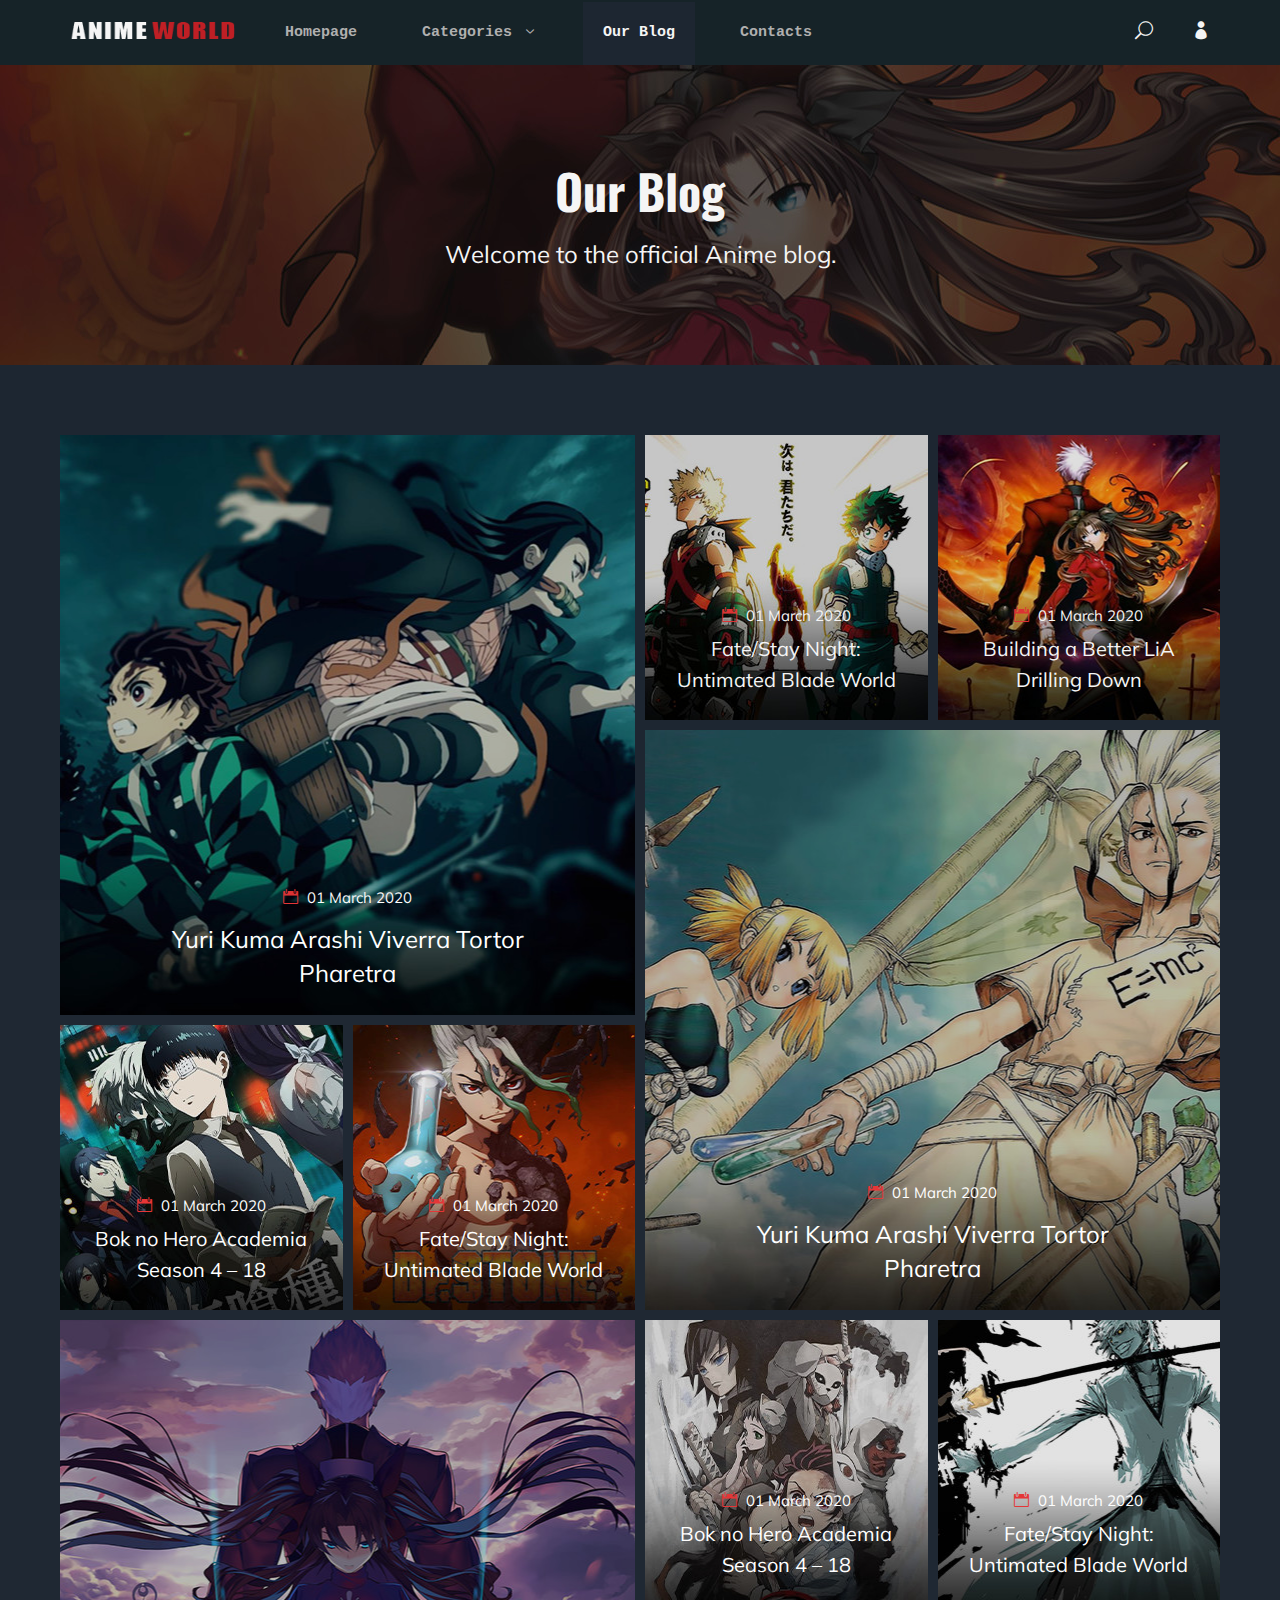
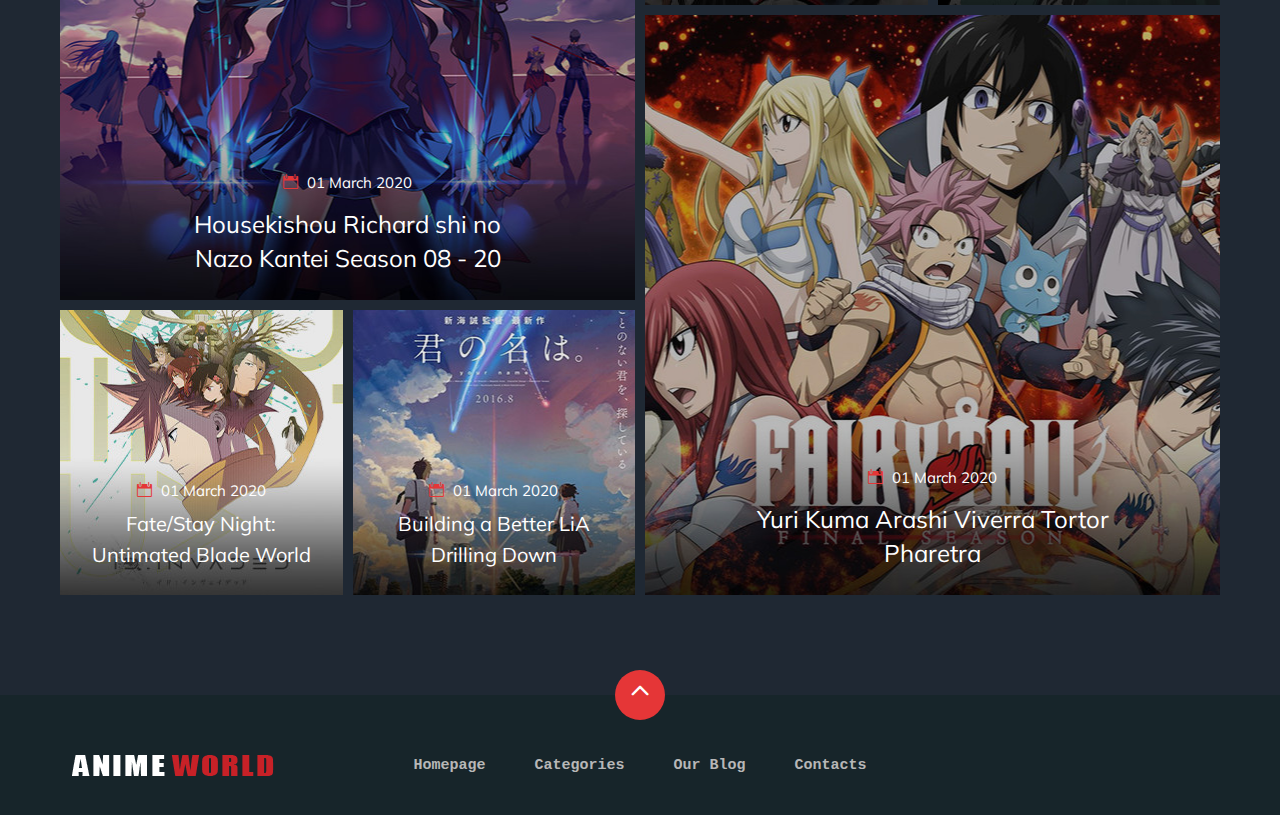
<file: blog.html>
<!DOCTYPE html>
<html lang="zxx">

<head>
    <meta charset="UTF-8">
    <meta name="description" content="Anime Template">
    <meta name="keywords" content="Anime, unica, creative, html">
    <meta name="viewport" content="width=device-width, initial-scale=1.0">
    <meta http-equiv="X-UA-Compatible" content="ie=edge">
    <title>Anime | Template</title>

    <!-- Google Font -->
    <link href="https://fonts.googleapis.com/css2?family=Oswald:wght@300;400;500;600;700&display=swap" rel="stylesheet">
    <link href="https://fonts.googleapis.com/css2?family=Mulish:wght@300;400;500;600;700;800;900&display=swap"
    rel="stylesheet">

    <!-- Css Styles -->
    <link rel="stylesheet" href="css/bootstrap.min.css" type="text/css">
    <link rel="stylesheet" href="css/font-awesome.min.css" type="text/css">
    <link rel="stylesheet" href="css/elegant-icons.css" type="text/css">
    <link rel="stylesheet" href="css/plyr.css" type="text/css">
    <link rel="stylesheet" href="css/nice-select.css" type="text/css">
    <link rel="stylesheet" href="css/owl.carousel.min.css" type="text/css">
    <link rel="stylesheet" href="css/slicknav.min.css" type="text/css">
    <link rel="stylesheet" href="css/style.css" type="text/css">
</head>

<body>
    <!-- Page Preloder -->
    <div id="preloder">
        <div class="loader"></div>
    </div>

    <!-- Header Section Begin -->
    <header class="header">
        <div class="container">
            <div class="row">
                <div class="col-lg-2">
                    <div class="header__logo">
                        <a href="./index.html">
                            <img src="img/logo.png" alt="">
                        </a>
                    </div>
                </div>
                <div class="col-lg-8">
                    <div class="header__nav">
                        <nav class="header__menu mobile-menu">
                            <ul>
                                <li><a href="./index.html">Homepage</a></li>
                                <li><a href="./categories.html">Categories <span class="arrow_carrot-down"></span></a>
                                    <ul class="dropdown">
                                        <li><a href="./categories.html">Categories</a></li>
                                        <li><a href="./anime-details.html">Anime Details</a></li>
                                        <li><a href="./anime-watching.html">Anime Watching</a></li>
                                        <li><a href="./blog-details.html">Blog Details</a></li>
                                        <li><a href="./signup.html">Sign Up</a></li>
                                        <li><a href="./login.html">Login</a></li>
                                    </ul>
                                </li>
                                <li class="active"><a href="./blog.html">Our Blog</a></li>
                                <li><a href="#">Contacts</a></li>
                            </ul>
                        </nav>
                    </div>
                </div>
                <div class="col-lg-2">
                    <div class="header__right">
                        <a href="#" class="search-switch"><span class="icon_search"></span></a>
                        <a href="./login.html"><span class="icon_profile"></span></a>
                    </div>
                </div>
            </div>
            <div id="mobile-menu-wrap"></div>
        </div>
    </header>
    <!-- Header End -->

    <!-- Normal Breadcrumb Begin -->
    <section class="normal-breadcrumb set-bg" data-setbg="img/normal-breadcrumb.jpg">
        <div class="container">
            <div class="row">
                <div class="col-lg-12 text-center">
                    <div class="normal__breadcrumb__text">
                        <h2>Our Blog</h2>
                        <p>Welcome to the official Anime blog.</p>
                    </div>
                </div>
            </div>
        </div>
    </section>
    <!-- Normal Breadcrumb End -->

    <!-- Blog Section Begin -->
    <section class="blog spad">
        <div class="container">
            <div class="row">
                <div class="col-lg-6">
                    <div class="row">
                        <div class="col-lg-12">
                            <div class="blog__item set-bg" data-setbg="img/blog/blog-1.jpg">
                                <div class="blog__item__text">
                                    <p><span class="icon_calendar"></span> 01 March 2020</p>
                                    <h4><a href="blog-details.html">Yuri Kuma Arashi Viverra Tortor Pharetra</a></h4>
                                </div>
                            </div>
                        </div>
                        <div class="col-lg-6 col-md-6 col-sm-6">
                            <div class="blog__item small__item set-bg" data-setbg="img/blog/blog-4.jpg">
                                <div class="blog__item__text">
                                    <p><span class="icon_calendar"></span> 01 March 2020</p>
                                    <h4><a href="#">Bok no Hero Academia Season 4 – 18</a></h4>
                                </div>
                            </div>
                        </div>
                        <div class="col-lg-6 col-md-6 col-sm-6">
                            <div class="blog__item small__item set-bg" data-setbg="img/blog/blog-5.jpg">
                                <div class="blog__item__text">
                                    <p><span class="icon_calendar"></span> 01 March 2020</p>
                                    <h4><a href="#">Fate/Stay Night: Untimated Blade World</a></h4>
                                </div>
                            </div>
                        </div>
                        <div class="col-lg-12">
                            <div class="blog__item set-bg" data-setbg="img/blog/blog-7.jpg">
                                <div class="blog__item__text">
                                    <p><span class="icon_calendar"></span> 01 March 2020</p>
                                    <h4><a href="#">Housekishou Richard shi no Nazo Kantei Season 08 - 20</a></h4>
                                </div>
                            </div>
                        </div>
                        <div class="col-lg-6 col-md-6 col-sm-6">
                            <div class="blog__item small__item set-bg" data-setbg="img/blog/blog-10.jpg">
                                <div class="blog__item__text">
                                    <p><span class="icon_calendar"></span> 01 March 2020</p>
                                    <h4><a href="#">Fate/Stay Night: Untimated Blade World</a></h4>
                                </div>
                            </div>
                        </div>
                        <div class="col-lg-6 col-md-6 col-sm-6">
                            <div class="blog__item small__item set-bg" data-setbg="img/blog/blog-11.jpg">
                                <div class="blog__item__text">
                                    <p><span class="icon_calendar"></span> 01 March 2020</p>
                                    <h4><a href="#">Building a Better LiA Drilling Down</a></h4>
                                </div>
                            </div>
                        </div>
                    </div>
                </div>
                <div class="col-lg-6">
                    <div class="row">
                        <div class="col-lg-6 col-md-6 col-sm-6">
                            <div class="blog__item small__item set-bg" data-setbg="img/blog/blog-2.jpg">
                                <div class="blog__item__text">
                                    <p><span class="icon_calendar"></span> 01 March 2020</p>
                                    <h4><a href="#">Fate/Stay Night: Untimated Blade World</a></h4>
                                </div>
                            </div>
                        </div>
                        <div class="col-lg-6 col-md-6 col-sm-6">
                            <div class="blog__item small__item set-bg" data-setbg="img/blog/blog-3.jpg">
                                <div class="blog__item__text">
                                    <p><span class="icon_calendar"></span> 01 March 2020</p>
                                    <h4><a href="#">Building a Better LiA Drilling Down</a></h4>
                                </div>
                            </div>
                        </div>
                        <div class="col-lg-12">
                            <div class="blog__item set-bg" data-setbg="img/blog/blog-6.jpg">
                                <div class="blog__item__text">
                                    <p><span class="icon_calendar"></span> 01 March 2020</p>
                                    <h4><a href="#">Yuri Kuma Arashi Viverra Tortor Pharetra</a></h4>
                                </div>
                            </div>
                        </div>
                        <div class="col-lg-6 col-md-6 col-sm-6">
                            <div class="blog__item small__item set-bg" data-setbg="img/blog/blog-8.jpg">
                                <div class="blog__item__text">
                                    <p><span class="icon_calendar"></span> 01 March 2020</p>
                                    <h4><a href="#">Bok no Hero Academia Season 4 – 18</a></h4>
                                </div>
                            </div>
                        </div>
                        <div class="col-lg-6 col-md-6 col-sm-6">
                            <div class="blog__item small__item set-bg" data-setbg="img/blog/blog-9.jpg">
                                <div class="blog__item__text">
                                    <p><span class="icon_calendar"></span> 01 March 2020</p>
                                    <h4><a href="#">Fate/Stay Night: Untimated Blade World</a></h4>
                                </div>
                            </div>
                        </div>
                        <div class="col-lg-12">
                            <div class="blog__item set-bg" data-setbg="img/blog/blog-12.jpg">
                                <div class="blog__item__text">
                                    <p><span class="icon_calendar"></span> 01 March 2020</p>
                                    <h4><a href="#">Yuri Kuma Arashi Viverra Tortor Pharetra</a></h4>
                                </div>
                            </div>
                        </div>
                    </div>
                </div>
            </div>
        </div>
    </section>
    <!-- Blog Section End -->

    <!-- Footer Section Begin -->
    <footer class="footer">
        <div class="page-up">
            <a href="#" id="scrollToTopButton"><span class="arrow_carrot-up"></span></a>
        </div>
        <div class="container">
            <div class="row">
                <div class="col-lg-3">
                    <div class="footer__logo">
                        <a href="./index.html"><img src="img/logo.png" alt=""></a>
                    </div>
                </div>
                <div class="col-lg-6">
                    <div class="footer__nav">
                        <ul>
                            <li class="active"><a href="./index.html">Homepage</a></li>
                            <li><a href="./categories.html">Categories</a></li>
                            <li><a href="./blog.html">Our Blog</a></li>
                            <li><a href="#">Contacts</a></li>
                        </ul>
                    </div>
                </div>
                <div class="col-lg-3">
                    <p></p>

                  </div>
              </div>
          </div>
      </footer>
      <!-- Footer Section End -->

      <!-- Search model Begin -->
      <div class="search-model">
        <div class="h-100 d-flex align-items-center justify-content-center">
            <div class="search-close-switch"><i class="icon_close"></i></div>
            <form class="search-model-form">
                <input type="text" id="search-input" placeholder="Search here.....">
            </form>
        </div>
    </div>
    <!-- Search model end -->

    <!-- Js Plugins -->
    <script src="js/jquery-3.3.1.min.js"></script>
    <script src="js/bootstrap.min.js"></script>
    <script src="js/player.js"></script>
    <script src="js/jquery.nice-select.min.js"></script>
    <script src="js/mixitup.min.js"></script>
    <script src="js/jquery.slicknav.js"></script>
    <script src="js/owl.carousel.min.js"></script>
    <script src="js/main.js"></script>

</body>

</html>
</file>
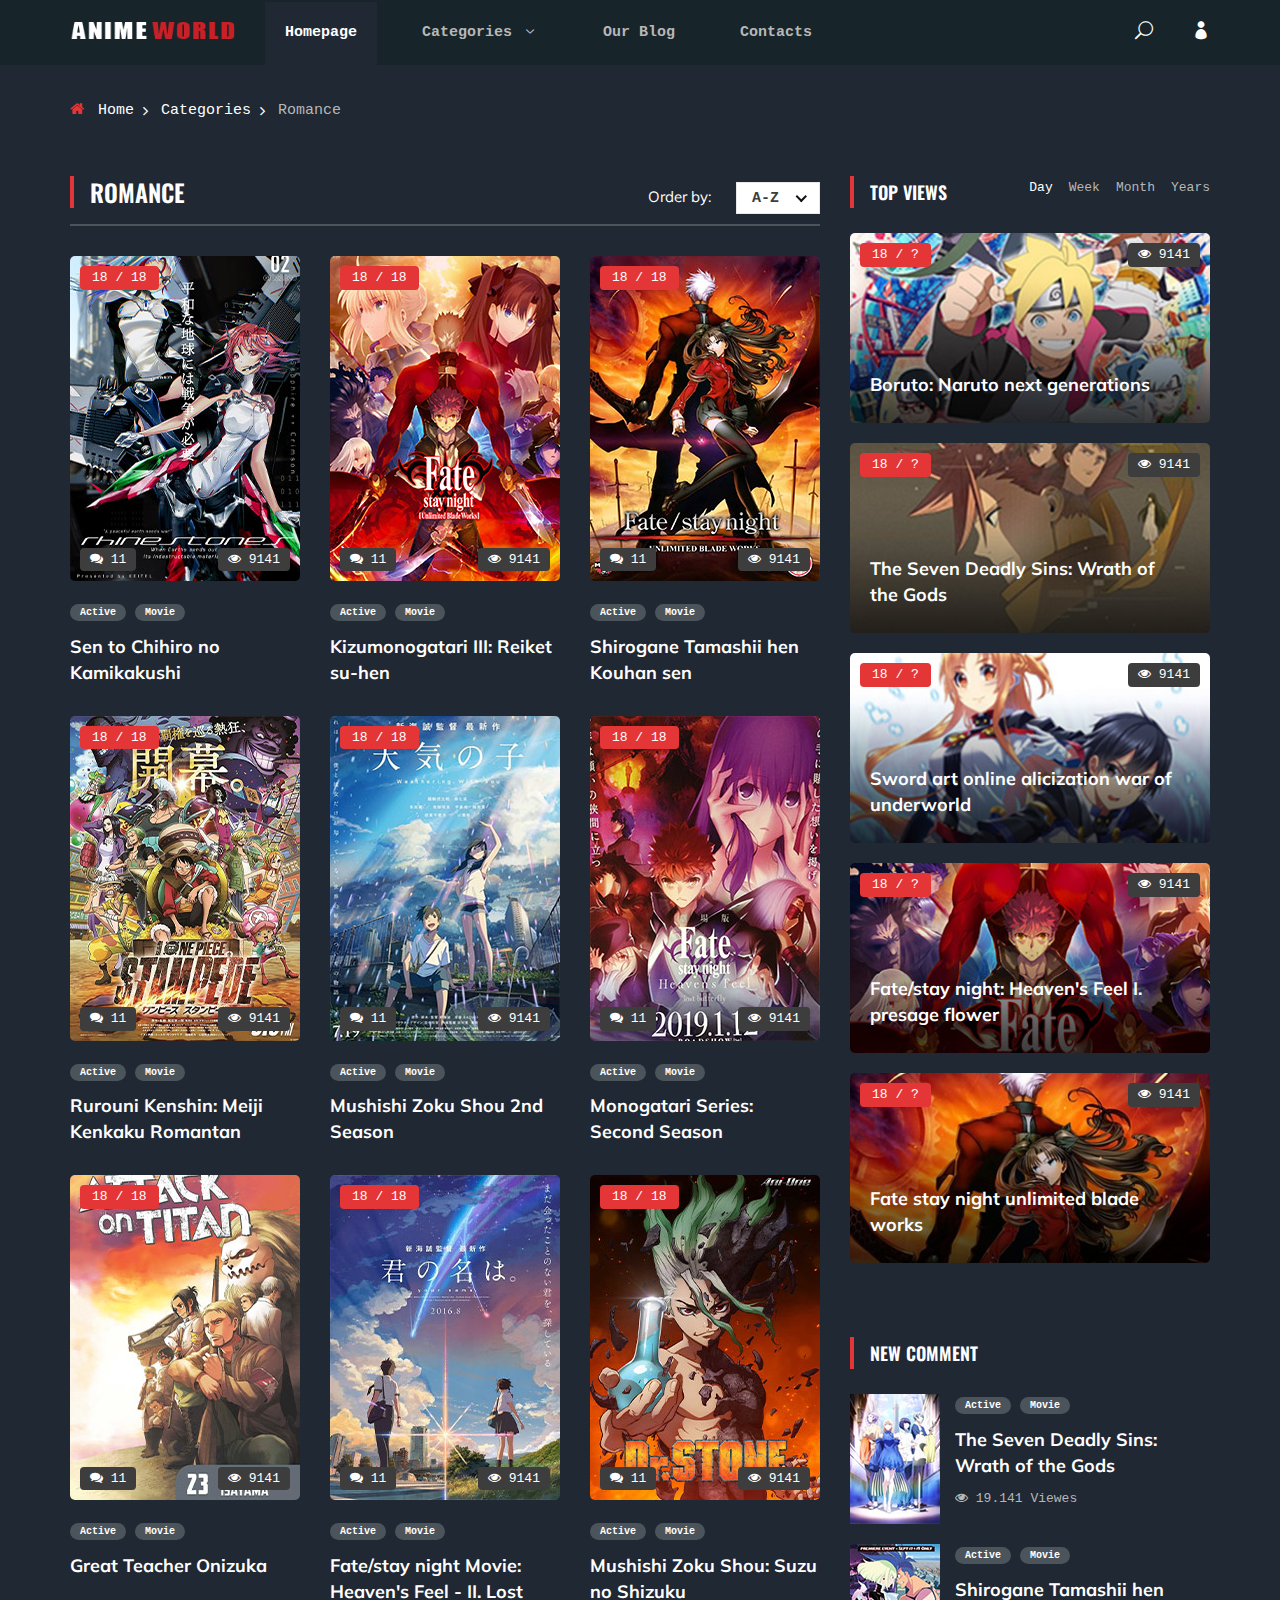
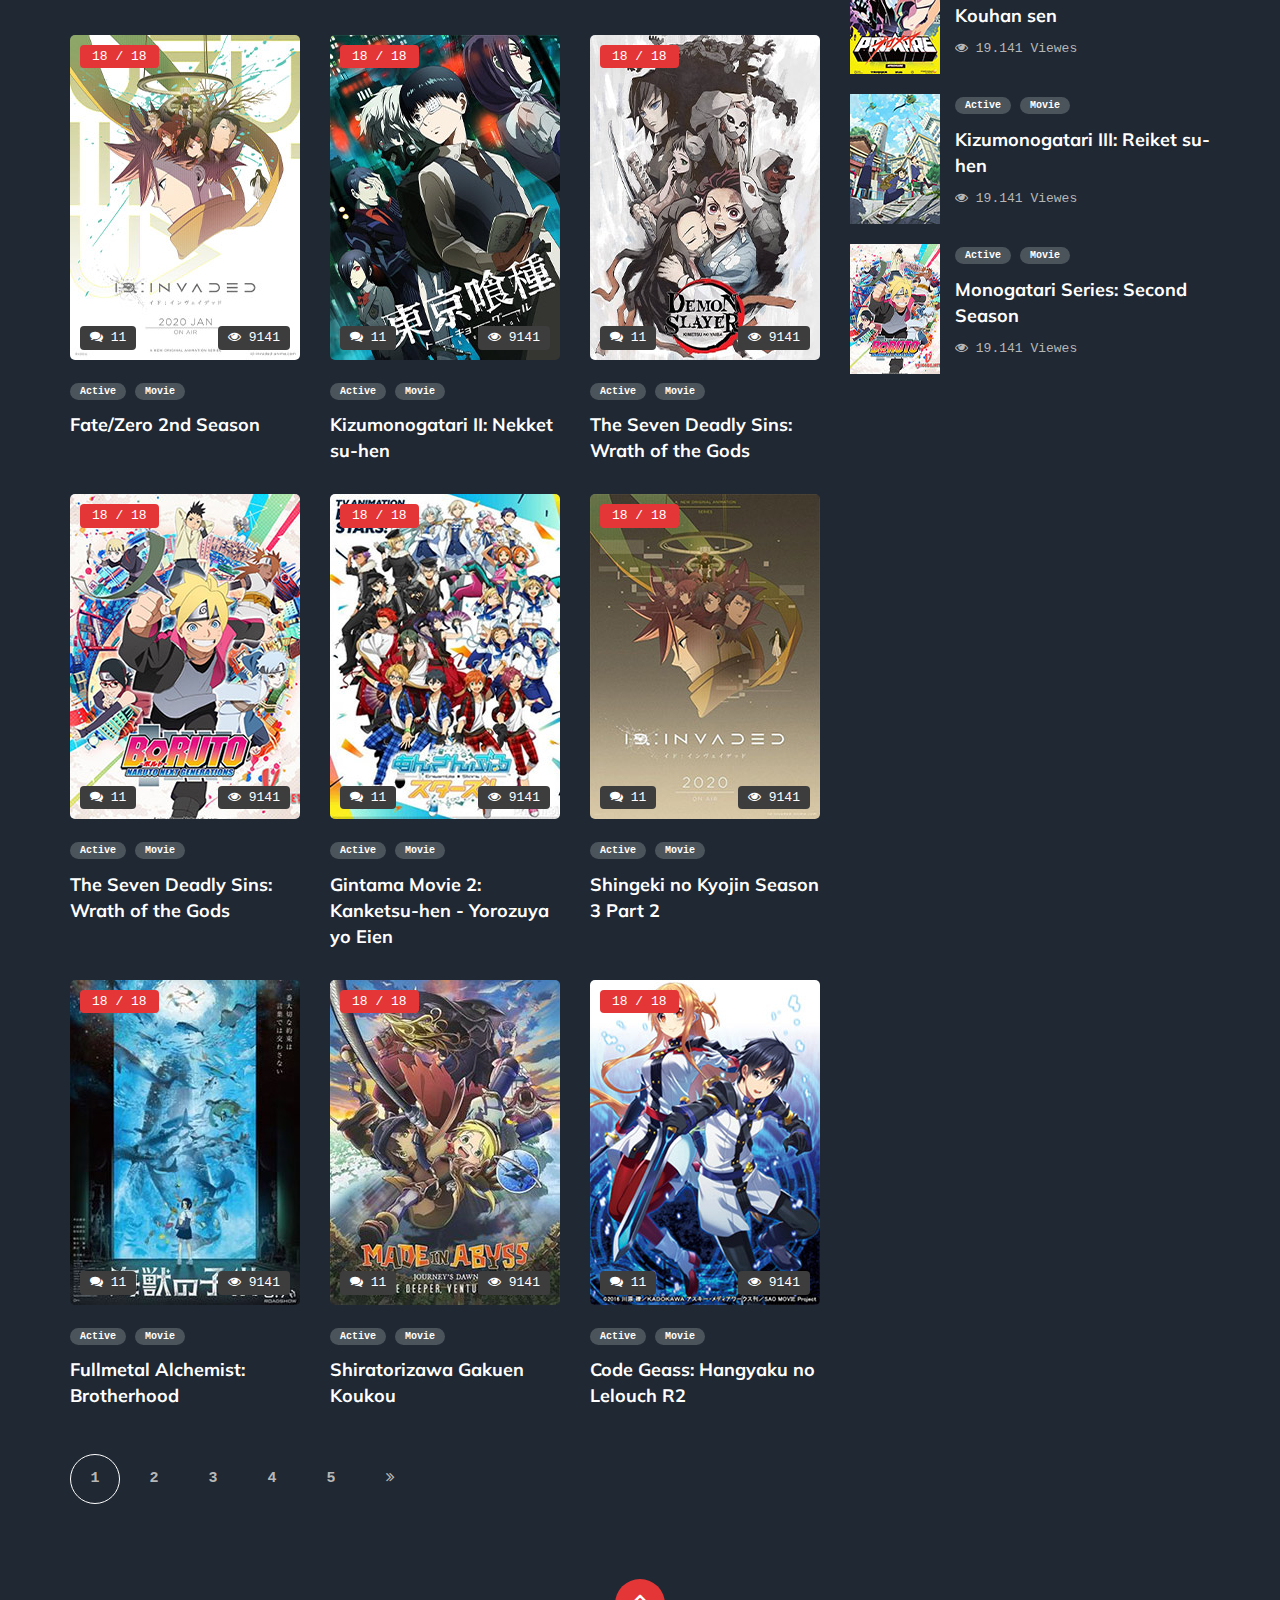
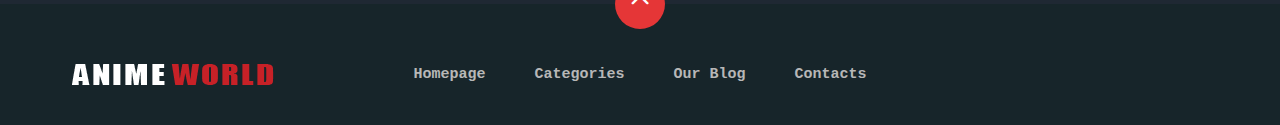
<file: categories.html>
<!DOCTYPE html>
<html lang="zxx">

<head>
    <meta charset="UTF-8">
    <meta name="description" content="Anime Template">
    <meta name="keywords" content="Anime, unica, creative, html">
    <meta name="viewport" content="width=device-width, initial-scale=1.0">
    <meta http-equiv="X-UA-Compatible" content="ie=edge">
    <title>Anime | Template</title>

    <!-- Google Font -->
    <link href="https://fonts.googleapis.com/css2?family=Oswald:wght@300;400;500;600;700&display=swap" rel="stylesheet">
    <link href="https://fonts.googleapis.com/css2?family=Mulish:wght@300;400;500;600;700;800;900&display=swap"
    rel="stylesheet">

    <!-- Css Styles -->
    <link rel="stylesheet" href="css/bootstrap.min.css" type="text/css">
    <link rel="stylesheet" href="css/font-awesome.min.css" type="text/css">
    <link rel="stylesheet" href="css/elegant-icons.css" type="text/css">
    <link rel="stylesheet" href="css/plyr.css" type="text/css">
    <link rel="stylesheet" href="css/nice-select.css" type="text/css">
    <link rel="stylesheet" href="css/owl.carousel.min.css" type="text/css">
    <link rel="stylesheet" href="css/slicknav.min.css" type="text/css">
    <link rel="stylesheet" href="css/style.css" type="text/css">
</head>

<body>
    <!-- Page Preloder -->
    <div id="preloder">
        <div class="loader"></div>
    </div>

    <!-- Header Section Begin -->
    <header class="header">
        <div class="container">
            <div class="row">
                <div class="col-lg-2">
                    <div class="header__logo">
                        <a href="./index.html">
                            <img src="img/logo.png" alt="">
                        </a>
                    </div>
                </div>
                <div class="col-lg-8">
                    <div class="header__nav">
                        <nav class="header__menu mobile-menu">
                            <ul>
                                <li class="active"><a href="./index.html">Homepage</a></li>
                                <li><a href="./categories.html">Categories <span class="arrow_carrot-down"></span></a>
                                    <ul class="dropdown">
                                        <li><a href="./categories.html">Categories</a></li>
                                        <li><a href="./anime-details.html">Anime Details</a></li>
                                        <li><a href="./anime-watching.html">Anime Watching</a></li>
                                        <li><a href="./blog-details.html">Blog Details</a></li>
                                        <li><a href="./signup.html">Sign Up</a></li>
                                        <li><a href="./login.html">Login</a></li>
                                    </ul>
                                </li>
                                <li><a href="./blog.html">Our Blog</a></li>
                                <li><a href="#">Contacts</a></li>
                            </ul>
                        </nav>
                    </div>
                </div>
                <div class="col-lg-2">
                    <div class="header__right">
                        <a href="#" class="search-switch"><span class="icon_search"></span></a>
                        <a href="./login.html"><span class="icon_profile"></span></a>
                    </div>
                </div>
            </div>
            <div id="mobile-menu-wrap"></div>
        </div>
    </header>
    <!-- Header End -->

    <!-- Breadcrumb Begin -->
    <div class="breadcrumb-option">
        <div class="container">
            <div class="row">
                <div class="col-lg-12">
                    <div class="breadcrumb__links">
                        <a href="./index.html"><i class="fa fa-home"></i> Home</a>
                        <a href="./categories.html">Categories</a>
                        <span>Romance</span>
                    </div>
                </div>
            </div>
        </div>
    </div>
    <!-- Breadcrumb End -->

    <!-- Product Section Begin -->
    <section class="product-page spad">
        <div class="container">
            <div class="row">
                <div class="col-lg-8">
                    <div class="product__page__content">
                        <div class="product__page__title">
                            <div class="row">
                                <div class="col-lg-8 col-md-8 col-sm-6">
                                    <div class="section-title">
                                        <h4>Romance</h4>
                                    </div>
                                </div>
                                <div class="col-lg-4 col-md-4 col-sm-6">
                                    <div class="product__page__filter">
                                        <p>Order by:</p>
                                        <select>
                                            <option value="">A-Z</option>
                                            <option value="">1-10</option>
                                            <option value="">10-50</option>
                                        </select>
                                    </div>
                                </div>
                            </div>
                        </div>
                        <div class="row">
                            <div class="col-lg-4 col-md-6 col-sm-6">
                                <div class="product__item">
                                    <div class="product__item__pic set-bg" data-setbg="img/popular/popular-1.jpg">
                                        <div class="ep">18 / 18</div>
                                        <div class="comment"><i class="fa fa-comments"></i> 11</div>
                                        <div class="view"><i class="fa fa-eye"></i> 9141</div>
                                    </div>
                                    <div class="product__item__text">
                                        <ul>
                                            <li>Active</li>
                                            <li>Movie</li>
                                        </ul>
                                        <h5><a href="#">Sen to Chihiro no Kamikakushi</a></h5>
                                    </div>
                                </div>
                            </div>
                            <div class="col-lg-4 col-md-6 col-sm-6">
                                <div class="product__item">
                                    <div class="product__item__pic set-bg" data-setbg="img/popular/popular-2.jpg">
                                        <div class="ep">18 / 18</div>
                                        <div class="comment"><i class="fa fa-comments"></i> 11</div>
                                        <div class="view"><i class="fa fa-eye"></i> 9141</div>
                                    </div>
                                    <div class="product__item__text">
                                        <ul>
                                            <li>Active</li>
                                            <li>Movie</li>
                                        </ul>
                                        <h5><a href="#">Kizumonogatari III: Reiket su-hen</a></h5>
                                    </div>
                                </div>
                            </div>
                            <div class="col-lg-4 col-md-6 col-sm-6">
                                <div class="product__item">
                                    <div class="product__item__pic set-bg" data-setbg="img/popular/popular-3.jpg">
                                        <div class="ep">18 / 18</div>
                                        <div class="comment"><i class="fa fa-comments"></i> 11</div>
                                        <div class="view"><i class="fa fa-eye"></i> 9141</div>
                                    </div>
                                    <div class="product__item__text">
                                        <ul>
                                            <li>Active</li>
                                            <li>Movie</li>
                                        </ul>
                                        <h5><a href="#">Shirogane Tamashii hen Kouhan sen</a></h5>
                                    </div>
                                </div>
                            </div>
                            <div class="col-lg-4 col-md-6 col-sm-6">
                                <div class="product__item">
                                    <div class="product__item__pic set-bg" data-setbg="img/popular/popular-4.jpg">
                                        <div class="ep">18 / 18</div>
                                        <div class="comment"><i class="fa fa-comments"></i> 11</div>
                                        <div class="view"><i class="fa fa-eye"></i> 9141</div>
                                    </div>
                                    <div class="product__item__text">
                                        <ul>
                                            <li>Active</li>
                                            <li>Movie</li>
                                        </ul>
                                        <h5><a href="#">Rurouni Kenshin: Meiji Kenkaku Romantan</a></h5>
                                    </div>
                                </div>
                            </div>
                            <div class="col-lg-4 col-md-6 col-sm-6">
                                <div class="product__item">
                                    <div class="product__item__pic set-bg" data-setbg="img/popular/popular-5.jpg">
                                        <div class="ep">18 / 18</div>
                                        <div class="comment"><i class="fa fa-comments"></i> 11</div>
                                        <div class="view"><i class="fa fa-eye"></i> 9141</div>
                                    </div>
                                    <div class="product__item__text">
                                        <ul>
                                            <li>Active</li>
                                            <li>Movie</li>
                                        </ul>
                                        <h5><a href="#">Mushishi Zoku Shou 2nd Season</a></h5>
                                    </div>
                                </div>
                            </div>
                            <div class="col-lg-4 col-md-6 col-sm-6">
                                <div class="product__item">
                                    <div class="product__item__pic set-bg" data-setbg="img/popular/popular-6.jpg">
                                        <div class="ep">18 / 18</div>
                                        <div class="comment"><i class="fa fa-comments"></i> 11</div>
                                        <div class="view"><i class="fa fa-eye"></i> 9141</div>
                                    </div>
                                    <div class="product__item__text">
                                        <ul>
                                            <li>Active</li>
                                            <li>Movie</li>
                                        </ul>
                                        <h5><a href="#">Monogatari Series: Second Season</a></h5>
                                    </div>
                                </div>
                            </div>
                            <div class="col-lg-4 col-md-6 col-sm-6">
                                <div class="product__item">
                                    <div class="product__item__pic set-bg" data-setbg="img/recent/recent-1.jpg">
                                        <div class="ep">18 / 18</div>
                                        <div class="comment"><i class="fa fa-comments"></i> 11</div>
                                        <div class="view"><i class="fa fa-eye"></i> 9141</div>
                                    </div>
                                    <div class="product__item__text">
                                        <ul>
                                            <li>Active</li>
                                            <li>Movie</li>
                                        </ul>
                                        <h5><a href="#">Great Teacher Onizuka</a></h5>
                                    </div>
                                </div>
                            </div>
                            <div class="col-lg-4 col-md-6 col-sm-6">
                                <div class="product__item">
                                    <div class="product__item__pic set-bg" data-setbg="img/recent/recent-2.jpg">
                                        <div class="ep">18 / 18</div>
                                        <div class="comment"><i class="fa fa-comments"></i> 11</div>
                                        <div class="view"><i class="fa fa-eye"></i> 9141</div>
                                    </div>
                                    <div class="product__item__text">
                                        <ul>
                                            <li>Active</li>
                                            <li>Movie</li>
                                        </ul>
                                        <h5><a href="#">Fate/stay night Movie: Heaven's Feel - II. Lost</a></h5>
                                    </div>
                                </div>
                            </div>
                            <div class="col-lg-4 col-md-6 col-sm-6">
                                <div class="product__item">
                                    <div class="product__item__pic set-bg" data-setbg="img/recent/recent-3.jpg">
                                        <div class="ep">18 / 18</div>
                                        <div class="comment"><i class="fa fa-comments"></i> 11</div>
                                        <div class="view"><i class="fa fa-eye"></i> 9141</div>
                                    </div>
                                    <div class="product__item__text">
                                        <ul>
                                            <li>Active</li>
                                            <li>Movie</li>
                                        </ul>
                                        <h5><a href="#">Mushishi Zoku Shou: Suzu no Shizuku</a></h5>
                                    </div>
                                </div>
                            </div>
                            <div class="col-lg-4 col-md-6 col-sm-6">
                                <div class="product__item">
                                    <div class="product__item__pic set-bg" data-setbg="img/recent/recent-4.jpg">
                                        <div class="ep">18 / 18</div>
                                        <div class="comment"><i class="fa fa-comments"></i> 11</div>
                                        <div class="view"><i class="fa fa-eye"></i> 9141</div>
                                    </div>
                                    <div class="product__item__text">
                                        <ul>
                                            <li>Active</li>
                                            <li>Movie</li>
                                        </ul>
                                        <h5><a href="#">Fate/Zero 2nd Season</a></h5>
                                    </div>
                                </div>
                            </div>
                            <div class="col-lg-4 col-md-6 col-sm-6">
                                <div class="product__item">
                                    <div class="product__item__pic set-bg" data-setbg="img/recent/recent-5.jpg">
                                        <div class="ep">18 / 18</div>
                                        <div class="comment"><i class="fa fa-comments"></i> 11</div>
                                        <div class="view"><i class="fa fa-eye"></i> 9141</div>
                                    </div>
                                    <div class="product__item__text">
                                        <ul>
                                            <li>Active</li>
                                            <li>Movie</li>
                                        </ul>
                                        <h5><a href="#">Kizumonogatari II: Nekket su-hen</a></h5>
                                    </div>
                                </div>
                            </div>
                            <div class="col-lg-4 col-md-6 col-sm-6">
                                <div class="product__item">
                                    <div class="product__item__pic set-bg" data-setbg="img/recent/recent-6.jpg">
                                        <div class="ep">18 / 18</div>
                                        <div class="comment"><i class="fa fa-comments"></i> 11</div>
                                        <div class="view"><i class="fa fa-eye"></i> 9141</div>
                                    </div>
                                    <div class="product__item__text">
                                        <ul>
                                            <li>Active</li>
                                            <li>Movie</li>
                                        </ul>
                                        <h5><a href="#">The Seven Deadly Sins: Wrath of the Gods</a></h5>
                                    </div>
                                </div>
                            </div>
                            <div class="col-lg-4 col-md-6 col-sm-6">
                                <div class="product__item">
                                    <div class="product__item__pic set-bg" data-setbg="img/trending/trend-1.jpg">
                                        <div class="ep">18 / 18</div>
                                        <div class="comment"><i class="fa fa-comments"></i> 11</div>
                                        <div class="view"><i class="fa fa-eye"></i> 9141</div>
                                    </div>
                                    <div class="product__item__text">
                                        <ul>
                                            <li>Active</li>
                                            <li>Movie</li>
                                        </ul>
                                        <h5><a href="#">The Seven Deadly Sins: Wrath of the Gods</a></h5>
                                    </div>
                                </div>
                            </div>
                            <div class="col-lg-4 col-md-6 col-sm-6">
                                <div class="product__item">
                                    <div class="product__item__pic set-bg" data-setbg="img/trending/trend-2.jpg">
                                        <div class="ep">18 / 18</div>
                                        <div class="comment"><i class="fa fa-comments"></i> 11</div>
                                        <div class="view"><i class="fa fa-eye"></i> 9141</div>
                                    </div>
                                    <div class="product__item__text">
                                        <ul>
                                            <li>Active</li>
                                            <li>Movie</li>
                                        </ul>
                                        <h5><a href="#">Gintama Movie 2: Kanketsu-hen - Yorozuya yo Eien</a></h5>
                                    </div>
                                </div>
                            </div>
                            <div class="col-lg-4 col-md-6 col-sm-6">
                                <div class="product__item">
                                    <div class="product__item__pic set-bg" data-setbg="img/trending/trend-3.jpg">
                                        <div class="ep">18 / 18</div>
                                        <div class="comment"><i class="fa fa-comments"></i> 11</div>
                                        <div class="view"><i class="fa fa-eye"></i> 9141</div>
                                    </div>
                                    <div class="product__item__text">
                                        <ul>
                                            <li>Active</li>
                                            <li>Movie</li>
                                        </ul>
                                        <h5><a href="#">Shingeki no Kyojin Season 3 Part 2</a></h5>
                                    </div>
                                </div>
                            </div>
                            <div class="col-lg-4 col-md-6 col-sm-6">
                                <div class="product__item">
                                    <div class="product__item__pic set-bg" data-setbg="img/trending/trend-4.jpg">
                                        <div class="ep">18 / 18</div>
                                        <div class="comment"><i class="fa fa-comments"></i> 11</div>
                                        <div class="view"><i class="fa fa-eye"></i> 9141</div>
                                    </div>
                                    <div class="product__item__text">
                                        <ul>
                                            <li>Active</li>
                                            <li>Movie</li>
                                        </ul>
                                        <h5><a href="#">Fullmetal Alchemist: Brotherhood</a></h5>
                                    </div>
                                </div>
                            </div>
                            <div class="col-lg-4 col-md-6 col-sm-6">
                                <div class="product__item">
                                    <div class="product__item__pic set-bg" data-setbg="img/trending/trend-5.jpg">
                                        <div class="ep">18 / 18</div>
                                        <div class="comment"><i class="fa fa-comments"></i> 11</div>
                                        <div class="view"><i class="fa fa-eye"></i> 9141</div>
                                    </div>
                                    <div class="product__item__text">
                                        <ul>
                                            <li>Active</li>
                                            <li>Movie</li>
                                        </ul>
                                        <h5><a href="#">Shiratorizawa Gakuen Koukou</a></h5>
                                    </div>
                                </div>
                            </div>
                            <div class="col-lg-4 col-md-6 col-sm-6">
                                <div class="product__item">
                                    <div class="product__item__pic set-bg" data-setbg="img/trending/trend-6.jpg">
                                        <div class="ep">18 / 18</div>
                                        <div class="comment"><i class="fa fa-comments"></i> 11</div>
                                        <div class="view"><i class="fa fa-eye"></i> 9141</div>
                                    </div>
                                    <div class="product__item__text">
                                        <ul>
                                            <li>Active</li>
                                            <li>Movie</li>
                                        </ul>
                                        <h5><a href="#">Code Geass: Hangyaku no Lelouch R2</a></h5>
                                    </div>
                                </div>
                            </div>
                        </div>
                    </div>
                    <div class="product__pagination">
                        <a href="#" class="current-page">1</a>
                        <a href="#">2</a>
                        <a href="#">3</a>
                        <a href="#">4</a>
                        <a href="#">5</a>
                        <a href="#"><i class="fa fa-angle-double-right"></i></a>
                    </div>
                </div>
                <div class="col-lg-4 col-md-6 col-sm-8">
                    <div class="product__sidebar">
                        <div class="product__sidebar__view">
                            <div class="section-title">
                                <h5>Top Views</h5>
                            </div>
                            <ul class="filter__controls">
                                <li class="active" data-filter="*">Day</li>
                                <li data-filter=".week">Week</li>
                                <li data-filter=".month">Month</li>
                                <li data-filter=".years">Years</li>
                            </ul>
                            <div class="filter__gallery">
                                <div class="product__sidebar__view__item set-bg mix day years"
                                data-setbg="img/sidebar/tv-1.jpg">
                                <div class="ep">18 / ?</div>
                                <div class="view"><i class="fa fa-eye"></i> 9141</div>
                                <h5><a href="#">Boruto: Naruto next generations</a></h5>
                            </div>
                            <div class="product__sidebar__view__item set-bg mix month week"
                            data-setbg="img/sidebar/tv-2.jpg">
                            <div class="ep">18 / ?</div>
                            <div class="view"><i class="fa fa-eye"></i> 9141</div>
                            <h5><a href="#">The Seven Deadly Sins: Wrath of the Gods</a></h5>
                        </div>
                        <div class="product__sidebar__view__item set-bg mix week years"
                        data-setbg="img/sidebar/tv-3.jpg">
                        <div class="ep">18 / ?</div>
                        <div class="view"><i class="fa fa-eye"></i> 9141</div>
                        <h5><a href="#">Sword art online alicization war of underworld</a></h5>
                    </div>
                    <div class="product__sidebar__view__item set-bg mix years month"
                    data-setbg="img/sidebar/tv-4.jpg">
                    <div class="ep">18 / ?</div>
                    <div class="view"><i class="fa fa-eye"></i> 9141</div>
                    <h5><a href="#">Fate/stay night: Heaven's Feel I. presage flower</a></h5>
                </div>
                <div class="product__sidebar__view__item set-bg mix day"
                data-setbg="img/sidebar/tv-5.jpg">
                <div class="ep">18 / ?</div>
                <div class="view"><i class="fa fa-eye"></i> 9141</div>
                <h5><a href="#">Fate stay night unlimited blade works</a></h5>
            </div>
        </div>
    </div>
    <div class="product__sidebar__comment">
        <div class="section-title">
            <h5>New Comment</h5>
        </div>
        <div class="product__sidebar__comment__item">
            <div class="product__sidebar__comment__item__pic">
                <img src="img/sidebar/comment-1.jpg" alt="">
            </div>
            <div class="product__sidebar__comment__item__text">
                <ul>
                    <li>Active</li>
                    <li>Movie</li>
                </ul>
                <h5><a href="#">The Seven Deadly Sins: Wrath of the Gods</a></h5>
                <span><i class="fa fa-eye"></i> 19.141 Viewes</span>
            </div>
        </div>
        <div class="product__sidebar__comment__item">
            <div class="product__sidebar__comment__item__pic">
                <img src="img/sidebar/comment-2.jpg" alt="">
            </div>
            <div class="product__sidebar__comment__item__text">
                <ul>
                    <li>Active</li>
                    <li>Movie</li>
                </ul>
                <h5><a href="#">Shirogane Tamashii hen Kouhan sen</a></h5>
                <span><i class="fa fa-eye"></i> 19.141 Viewes</span>
            </div>
        </div>
        <div class="product__sidebar__comment__item">
            <div class="product__sidebar__comment__item__pic">
                <img src="img/sidebar/comment-3.jpg" alt="">
            </div>
            <div class="product__sidebar__comment__item__text">
                <ul>
                    <li>Active</li>
                    <li>Movie</li>
                </ul>
                <h5><a href="#">Kizumonogatari III: Reiket su-hen</a></h5>
                <span><i class="fa fa-eye"></i> 19.141 Viewes</span>
            </div>
        </div>
        <div class="product__sidebar__comment__item">
            <div class="product__sidebar__comment__item__pic">
                <img src="img/sidebar/comment-4.jpg" alt="">
            </div>
            <div class="product__sidebar__comment__item__text">
                <ul>
                    <li>Active</li>
                    <li>Movie</li>
                </ul>
                <h5><a href="#">Monogatari Series: Second Season</a></h5>
                <span><i class="fa fa-eye"></i> 19.141 Viewes</span>
            </div>
        </div>
    </div>
</div>
</div>
</div>
</div>
</section>
<!-- Product Section End -->

<!-- Footer Section Begin -->
<footer class="footer">
    <div class="page-up">
        <a href="#" id="scrollToTopButton"><span class="arrow_carrot-up"></span></a>
    </div>
    <div class="container">
        <div class="row">
            <div class="col-lg-3">
                <div class="footer__logo">
                    <a href="./index.html"><img src="img/logo.png" alt=""></a>
                </div>
            </div>
            <div class="col-lg-6">
                <div class="footer__nav">
                    <ul>
                        <li class="active"><a href="./index.html">Homepage</a></li>
                        <li><a href="./categories.html">Categories</a></li>
                        <li><a href="./blog.html">Our Blog</a></li>
                        <li><a href="#">Contacts</a></li>
                    </ul>
                </div>
            </div>
            <div class="col-lg-3">
                <p></p>

              </div>
          </div>
      </div>
  </footer>
  <!-- Footer Section End -->

  <!-- Search model Begin -->
  <div class="search-model">
    <div class="h-100 d-flex align-items-center justify-content-center">
        <div class="search-close-switch"><i class="icon_close"></i></div>
        <form class="search-model-form">
            <input type="text" id="search-input" placeholder="Search here.....">
        </form>
    </div>
</div>
<!-- Search model end -->

<!-- Js Plugins -->
<script src="js/jquery-3.3.1.min.js"></script>
<script src="js/bootstrap.min.js"></script>
<script src="js/player.js"></script>
<script src="js/jquery.nice-select.min.js"></script>
<script src="js/mixitup.min.js"></script>
<script src="js/jquery.slicknav.js"></script>
<script src="js/owl.carousel.min.js"></script>
<script src="js/main.js"></script>

</body>

</html>
</file>
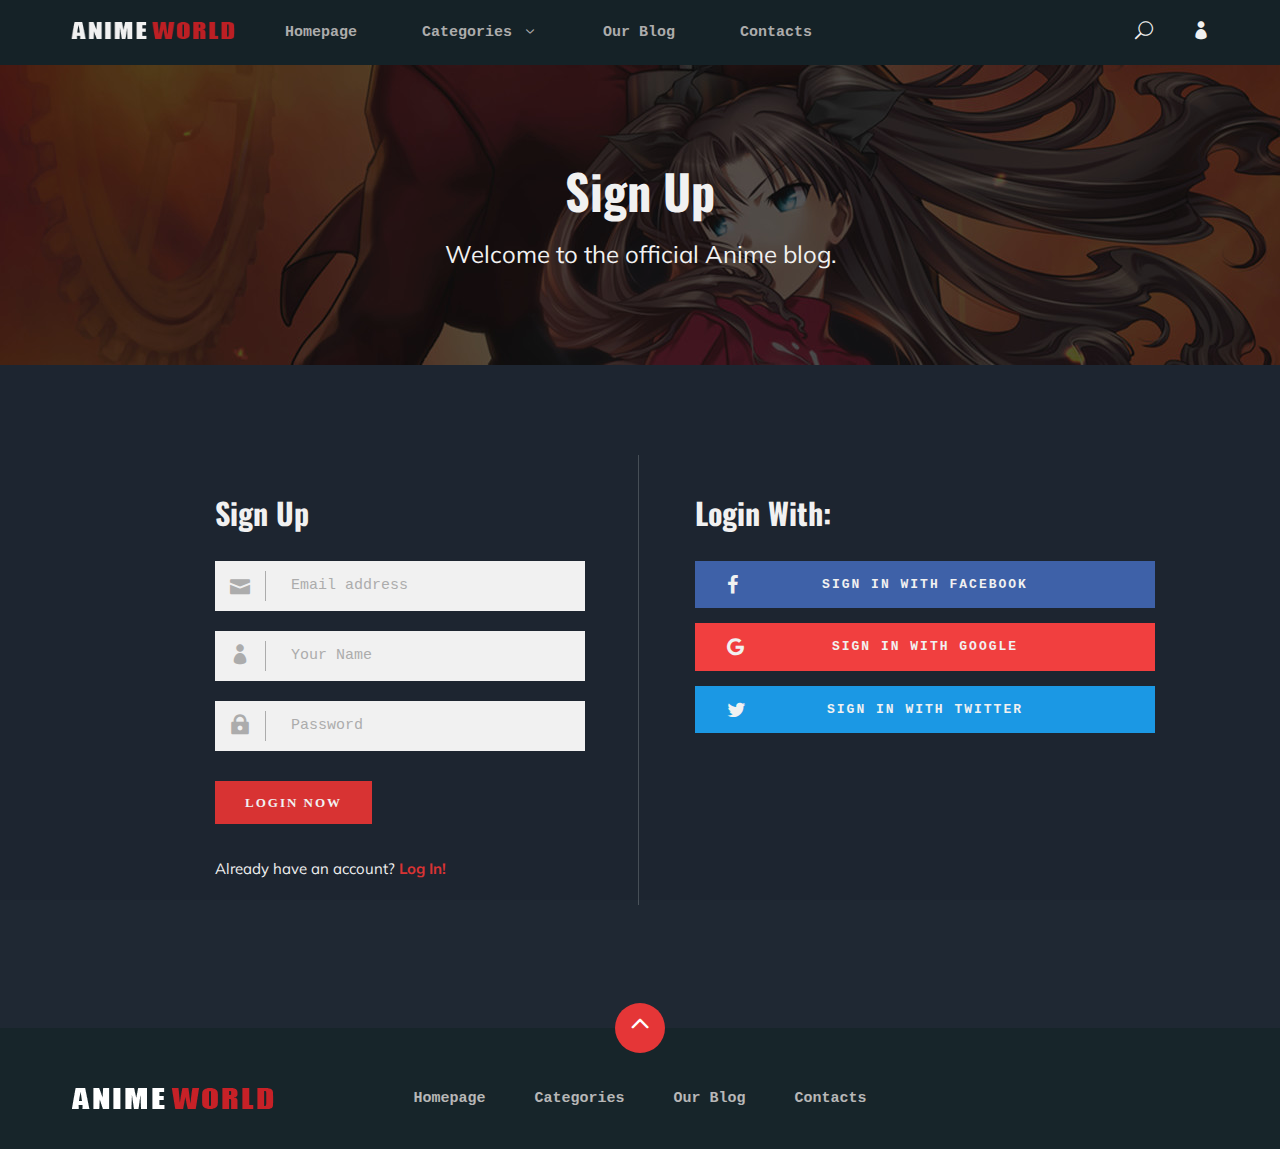
<file: signup.html>
<!DOCTYPE html>
<html lang="zxx">

<head>
    <meta charset="UTF-8">
    <meta name="description" content="Anime Template">
    <meta name="keywords" content="Anime, unica, creative, html">
    <meta name="viewport" content="width=device-width, initial-scale=1.0">
    <meta http-equiv="X-UA-Compatible" content="ie=edge">
    <title>Anime | Template</title>

    <!-- Google Font -->
    <link href="https://fonts.googleapis.com/css2?family=Oswald:wght@300;400;500;600;700&display=swap" rel="stylesheet">
    <link href="https://fonts.googleapis.com/css2?family=Mulish:wght@300;400;500;600;700;800;900&display=swap"
    rel="stylesheet">

    <!-- Css Styles -->
    <link rel="stylesheet" href="css/bootstrap.min.css" type="text/css">
    <link rel="stylesheet" href="css/font-awesome.min.css" type="text/css">
    <link rel="stylesheet" href="css/elegant-icons.css" type="text/css">
    <link rel="stylesheet" href="css/plyr.css" type="text/css">
    <link rel="stylesheet" href="css/nice-select.css" type="text/css">
    <link rel="stylesheet" href="css/owl.carousel.min.css" type="text/css">
    <link rel="stylesheet" href="css/slicknav.min.css" type="text/css">
    <link rel="stylesheet" href="css/style.css" type="text/css">
</head>

<body>
    <!-- Page Preloder -->
    <div id="preloder">
        <div class="loader"></div>
    </div>

    <!-- Header Section Begin -->
    <header class="header">
        <div class="container">
            <div class="row">
                <div class="col-lg-2">
                    <div class="header__logo">
                        <a href="./index.html">
                            <img src="img/logo.png" alt="">
                        </a>
                    </div>
                </div>
                <div class="col-lg-8">
                    <div class="header__nav">
                        <nav class="header__menu mobile-menu">
                            <ul>
                                <li><a href="./index.html">Homepage</a></li>
                                <li><a href="./categories.html">Categories <span class="arrow_carrot-down"></span></a>
                                    <ul class="dropdown">
                                        <li><a href="./categories.html">Categories</a></li>
                                        <li><a href="./anime-details.html">Anime Details</a></li>
                                        <li><a href="./anime-watching.html">Anime Watching</a></li>
                                        <li><a href="./blog-details.html">Blog Details</a></li>
                                        <li><a href="./signup.html">Sign Up</a></li>
                                        <li><a href="./login.html">Login</a></li>
                                    </ul>
                                </li>
                                <li><a href="./blog.html">Our Blog</a></li>
                                <li><a href="#">Contacts</a></li>
                            </ul>
                        </nav>
                    </div>
                </div>
                <div class="col-lg-2">
                    <div class="header__right">
                        <a href="#" class="search-switch"><span class="icon_search"></span></a>
                        <a href="./login.html"><span class="icon_profile"></span></a>
                    </div>
                </div>
            </div>
            <div id="mobile-menu-wrap"></div>
        </div>
    </header>
    <!-- Header End -->

    <!-- Normal Breadcrumb Begin -->
    <section class="normal-breadcrumb set-bg" data-setbg="img/normal-breadcrumb.jpg">
        <div class="container">
            <div class="row">
                <div class="col-lg-12 text-center">
                    <div class="normal__breadcrumb__text">
                        <h2>Sign Up</h2>
                        <p>Welcome to the official Anime blog.</p>
                    </div>
                </div>
            </div>
        </div>
    </section>
    <!-- Normal Breadcrumb End -->

    <!-- Signup Section Begin -->
    <section class="signup spad">
        <div class="container">
            <div class="row">
                <div class="col-lg-6">
                    <div class="login__form">
                        <h3>Sign Up</h3>
                        <form action="#">
                            <div class="input__item">
                                <input type="text" placeholder="Email address">
                                <span class="icon_mail"></span>
                            </div>
                            <div class="input__item">
                                <input type="text" placeholder="Your Name">
                                <span class="icon_profile"></span>
                            </div>
                            <div class="input__item">
                                <input type="text" placeholder="Password">
                                <span class="icon_lock"></span>
                            </div>
                            <button type="submit" class="site-btn">Login Now</button>
                        </form>
                        <h5>Already have an account? <a href="#">Log In!</a></h5>
                    </div>
                </div>
                <div class="col-lg-6">
                    <div class="login__social__links">
                        <h3>Login With:</h3>
                        <ul>
                            <li><a href="#" class="facebook"><i class="fa fa-facebook"></i> Sign in With Facebook</a>
                            </li>
                            <li><a href="#" class="google"><i class="fa fa-google"></i> Sign in With Google</a></li>
                            <li><a href="#" class="twitter"><i class="fa fa-twitter"></i> Sign in With Twitter</a></li>
                        </ul>
                    </div>
                </div>
            </div>
        </div>
    </section>
    <!-- Signup Section End -->

    <!-- Footer Section Begin -->
    <footer class="footer">
        <div class="page-up">
            <a href="#" id="scrollToTopButton"><span class="arrow_carrot-up"></span></a>
        </div>
        <div class="container">
            <div class="row">
                <div class="col-lg-3">
                    <div class="footer__logo">
                        <a href="./index.html"><img src="img/logo.png" alt=""></a>
                    </div>
                </div>
                <div class="col-lg-6">
                    <div class="footer__nav">
                        <ul>
                            <li class="active"><a href="./index.html">Homepage</a></li>
                            <li><a href="./categories.html">Categories</a></li>
                            <li><a href="./blog.html">Our Blog</a></li>
                            <li><a href="#">Contacts</a></li>
                        </ul>
                    </div>
                </div>
                <div class="col-lg-3">
                    <p></p>

                  </div>
              </div>
          </div>
      </footer>
      <!-- Footer Section End -->

      <!-- Search model Begin -->
      <div class="search-model">
        <div class="h-100 d-flex align-items-center justify-content-center">
            <div class="search-close-switch"><i class="icon_close"></i></div>
            <form class="search-model-form">
                <input type="text" id="search-input" placeholder="Search here.....">
            </form>
        </div>
    </div>
    <!-- Search model end -->

    <!-- Js Plugins -->
    <script src="js/jquery-3.3.1.min.js"></script>
    <script src="js/bootstrap.min.js"></script>
    <script src="js/player.js"></script>
    <script src="js/jquery.nice-select.min.js"></script>
    <script src="js/mixitup.min.js"></script>
    <script src="js/jquery.slicknav.js"></script>
    <script src="js/owl.carousel.min.js"></script>
    <script src="js/main.js"></script>

</body>

</html>
</file>
<file: css/elegant-icons.css>
@font-face {
	font-family: 'ElegantIcons';
	src:url('../fonts/ElegantIcons.eot');
	src:url('../fonts/ElegantIcons.eot?#iefix') format('embedded-opentype'),
		url('../fonts/ElegantIcons.woff') format('woff'),
		url('../fonts/ElegantIcons.ttf') format('truetype'),
		url('../fonts/ElegantIcons.svg#ElegantIcons') format('svg');
	font-weight: normal;
	font-style: normal;
}

/* Use the following CSS code if you want to use data attributes for inserting your icons */
[data-icon]:before {
	font-family: 'ElegantIcons';
	content: attr(data-icon);
	speak: none;
	font-weight: normal;
	font-variant: normal;
	text-transform: none;
	line-height: 1;
	-webkit-font-smoothing: antialiased;
	-moz-osx-font-smoothing: grayscale;
}

/* Use the following CSS code if you want to have a class per icon */
/*
Instead of a list of all class selectors,
you can use the generic selector below, but it's slower:
[class*="your-class-prefix"] {
*/
.arrow_up, .arrow_down, .arrow_left, .arrow_right, .arrow_left-up, .arrow_right-up, .arrow_right-down, .arrow_left-down, .arrow-up-down, .arrow_up-down_alt, .arrow_left-right_alt, .arrow_left-right, .arrow_expand_alt2, .arrow_expand_alt, .arrow_condense, .arrow_expand, .arrow_move, .arrow_carrot-up, .arrow_carrot-down, .arrow_carrot-left, .arrow_carrot-right, .arrow_carrot-2up, .arrow_carrot-2down, .arrow_carrot-2left, .arrow_carrot-2right, .arrow_carrot-up_alt2, .arrow_carrot-down_alt2, .arrow_carrot-left_alt2, .arrow_carrot-right_alt2, .arrow_carrot-2up_alt2, .arrow_carrot-2down_alt2, .arrow_carrot-2left_alt2, .arrow_carrot-2right_alt2, .arrow_triangle-up, .arrow_triangle-down, .arrow_triangle-left, .arrow_triangle-right, .arrow_triangle-up_alt2, .arrow_triangle-down_alt2, .arrow_triangle-left_alt2, .arrow_triangle-right_alt2, .arrow_back, .icon_minus-06, .icon_plus, .icon_close, .icon_check, .icon_minus_alt2, .icon_plus_alt2, .icon_close_alt2, .icon_check_alt2, .icon_zoom-out_alt, .icon_zoom-in_alt, .icon_search, .icon_box-empty, .icon_box-selected, .icon_minus-box, .icon_plus-box, .icon_box-checked, .icon_circle-empty, .icon_circle-slelected, .icon_stop_alt2, .icon_stop, .icon_pause_alt2, .icon_pause, .icon_menu, .icon_menu-square_alt2, .icon_menu-circle_alt2, .icon_ul, .icon_ol, .icon_adjust-horiz, .icon_adjust-vert, .icon_document_alt, .icon_documents_alt, .icon_pencil, .icon_pencil-edit_alt, .icon_pencil-edit, .icon_folder-alt, .icon_folder-open_alt, .icon_folder-add_alt, .icon_info_alt, .icon_error-oct_alt, .icon_error-circle_alt, .icon_error-triangle_alt, .icon_question_alt2, .icon_question, .icon_comment_alt, .icon_chat_alt, .icon_vol-mute_alt, .icon_volume-low_alt, .icon_volume-high_alt, .icon_quotations, .icon_quotations_alt2, .icon_clock_alt, .icon_lock_alt, .icon_lock-open_alt, .icon_key_alt, .icon_cloud_alt, .icon_cloud-upload_alt, .icon_cloud-download_alt, .icon_image, .icon_images, .icon_lightbulb_alt, .icon_gift_alt, .icon_house_alt, .icon_genius, .icon_mobile, .icon_tablet, .icon_laptop, .icon_desktop, .icon_camera_alt, .icon_mail_alt, .icon_cone_alt, .icon_ribbon_alt, .icon_bag_alt, .icon_creditcard, .icon_cart_alt, .icon_paperclip, .icon_tag_alt, .icon_tags_alt, .icon_trash_alt, .icon_cursor_alt, .icon_mic_alt, .icon_compass_alt, .icon_pin_alt, .icon_pushpin_alt, .icon_map_alt, .icon_drawer_alt, .icon_toolbox_alt, .icon_book_alt, .icon_calendar, .icon_film, .icon_table, .icon_contacts_alt, .icon_headphones, .icon_lifesaver, .icon_piechart, .icon_refresh, .icon_link_alt, .icon_link, .icon_loading, .icon_blocked, .icon_archive_alt, .icon_heart_alt, .icon_star_alt, .icon_star-half_alt, .icon_star, .icon_star-half, .icon_tools, .icon_tool, .icon_cog, .icon_cogs, .arrow_up_alt, .arrow_down_alt, .arrow_left_alt, .arrow_right_alt, .arrow_left-up_alt, .arrow_right-up_alt, .arrow_right-down_alt, .arrow_left-down_alt, .arrow_condense_alt, .arrow_expand_alt3, .arrow_carrot_up_alt, .arrow_carrot-down_alt, .arrow_carrot-left_alt, .arrow_carrot-right_alt, .arrow_carrot-2up_alt, .arrow_carrot-2dwnn_alt, .arrow_carrot-2left_alt, .arrow_carrot-2right_alt, .arrow_triangle-up_alt, .arrow_triangle-down_alt, .arrow_triangle-left_alt, .arrow_triangle-right_alt, .icon_minus_alt, .icon_plus_alt, .icon_close_alt, .icon_check_alt, .icon_zoom-out, .icon_zoom-in, .icon_stop_alt, .icon_menu-square_alt, .icon_menu-circle_alt, .icon_document, .icon_documents, .icon_pencil_alt, .icon_folder, .icon_folder-open, .icon_folder-add, .icon_folder_upload, .icon_folder_download, .icon_info, .icon_error-circle, .icon_error-oct, .icon_error-triangle, .icon_question_alt, .icon_comment, .icon_chat, .icon_vol-mute, .icon_volume-low, .icon_volume-high, .icon_quotations_alt, .icon_clock, .icon_lock, .icon_lock-open, .icon_key, .icon_cloud, .icon_cloud-upload, .icon_cloud-download, .icon_lightbulb, .icon_gift, .icon_house, .icon_camera, .icon_mail, .icon_cone, .icon_ribbon, .icon_bag, .icon_cart, .icon_tag, .icon_tags, .icon_trash, .icon_cursor, .icon_mic, .icon_compass, .icon_pin, .icon_pushpin, .icon_map, .icon_drawer, .icon_toolbox, .icon_book, .icon_contacts, .icon_archive, .icon_heart, .icon_profile, .icon_group, .icon_grid-2x2, .icon_grid-3x3, .icon_music, .icon_pause_alt, .icon_phone, .icon_upload, .icon_download, .social_facebook, .social_twitter, .social_pinterest, .social_googleplus, .social_tumblr, .social_tumbleupon, .social_wordpress, .social_instagram, .social_dribbble, .social_vimeo, .social_linkedin, .social_rss, .social_deviantart, .social_share, .social_myspace, .social_skype, .social_youtube, .social_picassa, .social_googledrive, .social_flickr, .social_blogger, .social_spotify, .social_delicious, .social_facebook_circle, .social_twitter_circle, .social_pinterest_circle, .social_googleplus_circle, .social_tumblr_circle, .social_stumbleupon_circle, .social_wordpress_circle, .social_instagram_circle, .social_dribbble_circle, .social_vimeo_circle, .social_linkedin_circle, .social_rss_circle, .social_deviantart_circle, .social_share_circle, .social_myspace_circle, .social_skype_circle, .social_youtube_circle, .social_picassa_circle, .social_googledrive_alt2, .social_flickr_circle, .social_blogger_circle, .social_spotify_circle, .social_delicious_circle, .social_facebook_square, .social_twitter_square, .social_pinterest_square, .social_googleplus_square, .social_tumblr_square, .social_stumbleupon_square, .social_wordpress_square, .social_instagram_square, .social_dribbble_square, .social_vimeo_square, .social_linkedin_square, .social_rss_square, .social_deviantart_square, .social_share_square, .social_myspace_square, .social_skype_square, .social_youtube_square, .social_picassa_square, .social_googledrive_square, .social_flickr_square, .social_blogger_square, .social_spotify_square, .social_delicious_square, .icon_printer, .icon_calulator, .icon_building, .icon_floppy, .icon_drive, .icon_search-2, .icon_id, .icon_id-2, .icon_puzzle, .icon_like, .icon_dislike, .icon_mug, .icon_currency, .icon_wallet, .icon_pens, .icon_easel, .icon_flowchart, .icon_datareport, .icon_briefcase, .icon_shield, .icon_percent, .icon_globe, .icon_globe-2, .icon_target, .icon_hourglass, .icon_balance, .icon_rook, .icon_printer-alt, .icon_calculator_alt, .icon_building_alt, .icon_floppy_alt, .icon_drive_alt, .icon_search_alt, .icon_id_alt, .icon_id-2_alt, .icon_puzzle_alt, .icon_like_alt, .icon_dislike_alt, .icon_mug_alt, .icon_currency_alt, .icon_wallet_alt, .icon_pens_alt, .icon_easel_alt, .icon_flowchart_alt, .icon_datareport_alt, .icon_briefcase_alt, .icon_shield_alt, .icon_percent_alt, .icon_globe_alt, .icon_clipboard {
	font-family: 'ElegantIcons';
	speak: none;
	font-style: normal;
	font-weight: normal;
	font-variant: normal;
	text-transform: none;
	line-height: 1;
	-webkit-font-smoothing: antialiased;
}
.arrow_up:before {
	content: "\21";
}
.arrow_down:before {
	content: "\22";
}
.arrow_left:before {
	content: "\23";
}
.arrow_right:before {
	content: "\24";
}
.arrow_left-up:before {
	content: "\25";
}
.arrow_right-up:before {
	content: "\26";
}
.arrow_right-down:before {
	content: "\27";
}
.arrow_left-down:before {
	content: "\28";
}
.arrow-up-down:before {
	content: "\29";
}
.arrow_up-down_alt:before {
	content: "\2a";
}
.arrow_left-right_alt:before {
	content: "\2b";
}
.arrow_left-right:before {
	content: "\2c";
}
.arrow_expand_alt2:before {
	content: "\2d";
}
.arrow_expand_alt:before {
	content: "\2e";
}
.arrow_condense:before {
	content: "\2f";
}
.arrow_expand:before {
	content: "\30";
}
.arrow_move:before {
	content: "\31";
}
.arrow_carrot-up:before {
	content: "\32";
}
.arrow_carrot-down:before {
	content: "\33";
}
.arrow_carrot-left:before {
	content: "\34";
}
.arrow_carrot-right:before {
	content: "\35";
}
.arrow_carrot-2up:before {
	content: "\36";
}
.arrow_carrot-2down:before {
	content: "\37";
}
.arrow_carrot-2left:before {
	content: "\38";
}
.arrow_carrot-2right:before {
	content: "\39";
}
.arrow_carrot-up_alt2:before {
	content: "\3a";
}
.arrow_carrot-down_alt2:before {
	content: "\3b";
}
.arrow_carrot-left_alt2:before {
	content: "\3c";
}
.arrow_carrot-right_alt2:before {
	content: "\3d";
}
.arrow_carrot-2up_alt2:before {
	content: "\3e";
}
.arrow_carrot-2down_alt2:before {
	content: "\3f";
}
.arrow_carrot-2left_alt2:before {
	content: "\40";
}
.arrow_carrot-2right_alt2:before {
	content: "\41";
}
.arrow_triangle-up:before {
	content: "\42";
}
.arrow_triangle-down:before {
	content: "\43";
}
.arrow_triangle-left:before {
	content: "\44";
}
.arrow_triangle-right:before {
	content: "\45";
}
.arrow_triangle-up_alt2:before {
	content: "\46";
}
.arrow_triangle-down_alt2:before {
	content: "\47";
}
.arrow_triangle-left_alt2:before {
	content: "\48";
}
.arrow_triangle-right_alt2:before {
	content: "\49";
}
.arrow_back:before {
	content: "\4a";
}
.icon_minus-06:before {
	content: "\4b";
}
.icon_plus:before {
	content: "\4c";
}
.icon_close:before {
	content: "\4d";
}
.icon_check:before {
	content: "\4e";
}
.icon_minus_alt2:before {
	content: "\4f";
}
.icon_plus_alt2:before {
	content: "\50";
}
.icon_close_alt2:before {
	content: "\51";
}
.icon_check_alt2:before {
	content: "\52";
}
.icon_zoom-out_alt:before {
	content: "\53";
}
.icon_zoom-in_alt:before {
	content: "\54";
}
.icon_search:before {
	content: "\55";
}
.icon_box-empty:before {
	content: "\56";
}
.icon_box-selected:before {
	content: "\57";
}
.icon_minus-box:before {
	content: "\58";
}
.icon_plus-box:before {
	content: "\59";
}
.icon_box-checked:before {
	content: "\5a";
}
.icon_circle-empty:before {
	content: "\5b";
}
.icon_circle-slelected:before {
	content: "\5c";
}
.icon_stop_alt2:before {
	content: "\5d";
}
.icon_stop:before {
	content: "\5e";
}
.icon_pause_alt2:before {
	content: "\5f";
}
.icon_pause:before {
	content: "\60";
}
.icon_menu:before {
	content: "\61";
}
.icon_menu-square_alt2:before {
	content: "\62";
}
.icon_menu-circle_alt2:before {
	content: "\63";
}
.icon_ul:before {
	content: "\64";
}
.icon_ol:before {
	content: "\65";
}
.icon_adjust-horiz:before {
	content: "\66";
}
.icon_adjust-vert:before {
	content: "\67";
}
.icon_document_alt:before {
	content: "\68";
}
.icon_documents_alt:before {
	content: "\69";
}
.icon_pencil:before {
	content: "\6a";
}
.icon_pencil-edit_alt:before {
	content: "\6b";
}
.icon_pencil-edit:before {
	content: "\6c";
}
.icon_folder-alt:before {
	content: "\6d";
}
.icon_folder-open_alt:before {
	content: "\6e";
}
.icon_folder-add_alt:before {
	content: "\6f";
}
.icon_info_alt:before {
	content: "\70";
}
.icon_error-oct_alt:before {
	content: "\71";
}
.icon_error-circle_alt:before {
	content: "\72";
}
.icon_error-triangle_alt:before {
	content: "\73";
}
.icon_question_alt2:before {
	content: "\74";
}
.icon_question:before {
	content: "\75";
}
.icon_comment_alt:before {
	content: "\76";
}
.icon_chat_alt:before {
	content: "\77";
}
.icon_vol-mute_alt:before {
	content: "\78";
}
.icon_volume-low_alt:before {
	content: "\79";
}
.icon_volume-high_alt:before {
	content: "\7a";
}
.icon_quotations:before {
	content: "\7b";
}
.icon_quotations_alt2:before {
	content: "\7c";
}
.icon_clock_alt:before {
	content: "\7d";
}
.icon_lock_alt:before {
	content: "\7e";
}
.icon_lock-open_alt:before {
	content: "\e000";
}
.icon_key_alt:before {
	content: "\e001";
}
.icon_cloud_alt:before {
	content: "\e002";
}
.icon_cloud-upload_alt:before {
	content: "\e003";
}
.icon_cloud-download_alt:before {
	content: "\e004";
}
.icon_image:before {
	content: "\e005";
}
.icon_images:before {
	content: "\e006";
}
.icon_lightbulb_alt:before {
	content: "\e007";
}
.icon_gift_alt:before {
	content: "\e008";
}
.icon_house_alt:before {
	content: "\e009";
}
.icon_genius:before {
	content: "\e00a";
}
.icon_mobile:before {
	content: "\e00b";
}
.icon_tablet:before {
	content: "\e00c";
}
.icon_laptop:before {
	content: "\e00d";
}
.icon_desktop:before {
	content: "\e00e";
}
.icon_camera_alt:before {
	content: "\e00f";
}
.icon_mail_alt:before {
	content: "\e010";
}
.icon_cone_alt:before {
	content: "\e011";
}
.icon_ribbon_alt:before {
	content: "\e012";
}
.icon_bag_alt:before {
	content: "\e013";
}
.icon_creditcard:before {
	content: "\e014";
}
.icon_cart_alt:before {
	content: "\e015";
}
.icon_paperclip:before {
	content: "\e016";
}
.icon_tag_alt:before {
	content: "\e017";
}
.icon_tags_alt:before {
	content: "\e018";
}
.icon_trash_alt:before {
	content: "\e019";
}
.icon_cursor_alt:before {
	content: "\e01a";
}
.icon_mic_alt:before {
	content: "\e01b";
}
.icon_compass_alt:before {
	content: "\e01c";
}
.icon_pin_alt:before {
	content: "\e01d";
}
.icon_pushpin_alt:before {
	content: "\e01e";
}
.icon_map_alt:before {
	content: "\e01f";
}
.icon_drawer_alt:before {
	content: "\e020";
}
.icon_toolbox_alt:before {
	content: "\e021";
}
.icon_book_alt:before {
	content: "\e022";
}
.icon_calendar:before {
	content: "\e023";
}
.icon_film:before {
	content: "\e024";
}
.icon_table:before {
	content: "\e025";
}
.icon_contacts_alt:before {
	content: "\e026";
}
.icon_headphones:before {
	content: "\e027";
}
.icon_lifesaver:before {
	content: "\e028";
}
.icon_piechart:before {
	content: "\e029";
}
.icon_refresh:before {
	content: "\e02a";
}
.icon_link_alt:before {
	content: "\e02b";
}
.icon_link:before {
	content: "\e02c";
}
.icon_loading:before {
	content: "\e02d";
}
.icon_blocked:before {
	content: "\e02e";
}
.icon_archive_alt:before {
	content: "\e02f";
}
.icon_heart_alt:before {
	content: "\e030";
}
.icon_star_alt:before {
	content: "\e031";
}
.icon_star-half_alt:before {
	content: "\e032";
}
.icon_star:before {
	content: "\e033";
}
.icon_star-half:before {
	content: "\e034";
}
.icon_tools:before {
	content: "\e035";
}
.icon_tool:before {
	content: "\e036";
}
.icon_cog:before {
	content: "\e037";
}
.icon_cogs:before {
	content: "\e038";
}
.arrow_up_alt:before {
	content: "\e039";
}
.arrow_down_alt:before {
	content: "\e03a";
}
.arrow_left_alt:before {
	content: "\e03b";
}
.arrow_right_alt:before {
	content: "\e03c";
}
.arrow_left-up_alt:before {
	content: "\e03d";
}
.arrow_right-up_alt:before {
	content: "\e03e";
}
.arrow_right-down_alt:before {
	content: "\e03f";
}
.arrow_left-down_alt:before {
	content: "\e040";
}
.arrow_condense_alt:before {
	content: "\e041";
}
.arrow_expand_alt3:before {
	content: "\e042";
}
.arrow_carrot_up_alt:before {
	content: "\e043";
}
.arrow_carrot-down_alt:before {
	content: "\e044";
}
.arrow_carrot-left_alt:before {
	content: "\e045";
}
.arrow_carrot-right_alt:before {
	content: "\e046";
}
.arrow_carrot-2up_alt:before {
	content: "\e047";
}
.arrow_carrot-2dwnn_alt:before {
	content: "\e048";
}
.arrow_carrot-2left_alt:before {
	content: "\e049";
}
.arrow_carrot-2right_alt:before {
	content: "\e04a";
}
.arrow_triangle-up_alt:before {
	content: "\e04b";
}
.arrow_triangle-down_alt:before {
	content: "\e04c";
}
.arrow_triangle-left_alt:before {
	content: "\e04d";
}
.arrow_triangle-right_alt:before {
	content: "\e04e";
}
.icon_minus_alt:before {
	content: "\e04f";
}
.icon_plus_alt:before {
	content: "\e050";
}
.icon_close_alt:before {
	content: "\e051";
}
.icon_check_alt:before {
	content: "\e052";
}
.icon_zoom-out:before {
	content: "\e053";
}
.icon_zoom-in:before {
	content: "\e054";
}
.icon_stop_alt:before {
	content: "\e055";
}
.icon_menu-square_alt:before {
	content: "\e056";
}
.icon_menu-circle_alt:before {
	content: "\e057";
}
.icon_document:before {
	content: "\e058";
}
.icon_documents:before {
	content: "\e059";
}
.icon_pencil_alt:before {
	content: "\e05a";
}
.icon_folder:before {
	content: "\e05b";
}
.icon_folder-open:before {
	content: "\e05c";
}
.icon_folder-add:before {
	content: "\e05d";
}
.icon_folder_upload:before {
	content: "\e05e";
}
.icon_folder_download:before {
	content: "\e05f";
}
.icon_info:before {
	content: "\e060";
}
.icon_error-circle:before {
	content: "\e061";
}
.icon_error-oct:before {
	content: "\e062";
}
.icon_error-triangle:before {
	content: "\e063";
}
.icon_question_alt:before {
	content: "\e064";
}
.icon_comment:before {
	content: "\e065";
}
.icon_chat:before {
	content: "\e066";
}
.icon_vol-mute:before {
	content: "\e067";
}
.icon_volume-low:before {
	content: "\e068";
}
.icon_volume-high:before {
	content: "\e069";
}
.icon_quotations_alt:before {
	content: "\e06a";
}
.icon_clock:before {
	content: "\e06b";
}
.icon_lock:before {
	content: "\e06c";
}
.icon_lock-open:before {
	content: "\e06d";
}
.icon_key:before {
	content: "\e06e";
}
.icon_cloud:before {
	content: "\e06f";
}
.icon_cloud-upload:before {
	content: "\e070";
}
.icon_cloud-download:before {
	content: "\e071";
}
.icon_lightbulb:before {
	content: "\e072";
}
.icon_gift:before {
	content: "\e073";
}
.icon_house:before {
	content: "\e074";
}
.icon_camera:before {
	content: "\e075";
}
.icon_mail:before {
	content: "\e076";
}
.icon_cone:before {
	content: "\e077";
}
.icon_ribbon:before {
	content: "\e078";
}
.icon_bag:before {
	content: "\e079";
}
.icon_cart:before {
	content: "\e07a";
}
.icon_tag:before {
	content: "\e07b";
}
.icon_tags:before {
	content: "\e07c";
}
.icon_trash:before {
	content: "\e07d";
}
.icon_cursor:before {
	content: "\e07e";
}
.icon_mic:before {
	content: "\e07f";
}
.icon_compass:before {
	content: "\e080";
}
.icon_pin:before {
	content: "\e081";
}
.icon_pushpin:before {
	content: "\e082";
}
.icon_map:before {
	content: "\e083";
}
.icon_drawer:before {
	content: "\e084";
}
.icon_toolbox:before {
	content: "\e085";
}
.icon_book:before {
	content: "\e086";
}
.icon_contacts:before {
	content: "\e087";
}
.icon_archive:before {
	content: "\e088";
}
.icon_heart:before {
	content: "\e089";
}
.icon_profile:before {
	content: "\e08a";
}
.icon_group:before {
	content: "\e08b";
}
.icon_grid-2x2:before {
	content: "\e08c";
}
.icon_grid-3x3:before {
	content: "\e08d";
}
.icon_music:before {
	content: "\e08e";
}
.icon_pause_alt:before {
	content: "\e08f";
}
.icon_phone:before {
	content: "\e090";
}
.icon_upload:before {
	content: "\e091";
}
.icon_download:before {
	content: "\e092";
}
.social_facebook:before {
	content: "\e093";
}
.social_twitter:before {
	content: "\e094";
}
.social_pinterest:before {
	content: "\e095";
}
.social_googleplus:before {
	content: "\e096";
}
.social_tumblr:before {
	content: "\e097";
}
.social_tumbleupon:before {
	content: "\e098";
}
.social_wordpress:before {
	content: "\e099";
}
.social_instagram:before {
	content: "\e09a";
}
.social_dribbble:before {
	content: "\e09b";
}
.social_vimeo:before {
	content: "\e09c";
}
.social_linkedin:before {
	content: "\e09d";
}
.social_rss:before {
	content: "\e09e";
}
.social_deviantart:before {
	content: "\e09f";
}
.social_share:before {
	content: "\e0a0";
}
.social_myspace:before {
	content: "\e0a1";
}
.social_skype:before {
	content: "\e0a2";
}
.social_youtube:before {
	content: "\e0a3";
}
.social_picassa:before {
	content: "\e0a4";
}
.social_googledrive:before {
	content: "\e0a5";
}
.social_flickr:before {
	content: "\e0a6";
}
.social_blogger:before {
	content: "\e0a7";
}
.social_spotify:before {
	content: "\e0a8";
}
.social_delicious:before {
	content: "\e0a9";
}
.social_facebook_circle:before {
	content: "\e0aa";
}
.social_twitter_circle:before {
	content: "\e0ab";
}
.social_pinterest_circle:before {
	content: "\e0ac";
}
.social_googleplus_circle:before {
	content: "\e0ad";
}
.social_tumblr_circle:before {
	content: "\e0ae";
}
.social_stumbleupon_circle:before {
	content: "\e0af";
}
.social_wordpress_circle:before {
	content: "\e0b0";
}
.social_instagram_circle:before {
	content: "\e0b1";
}
.social_dribbble_circle:before {
	content: "\e0b2";
}
.social_vimeo_circle:before {
	content: "\e0b3";
}
.social_linkedin_circle:before {
	content: "\e0b4";
}
.social_rss_circle:before {
	content: "\e0b5";
}
.social_deviantart_circle:before {
	content: "\e0b6";
}
.social_share_circle:before {
	content: "\e0b7";
}
.social_myspace_circle:before {
	content: "\e0b8";
}
.social_skype_circle:before {
	content: "\e0b9";
}
.social_youtube_circle:before {
	content: "\e0ba";
}
.social_picassa_circle:before {
	content: "\e0bb";
}
.social_googledrive_alt2:before {
	content: "\e0bc";
}
.social_flickr_circle:before {
	content: "\e0bd";
}
.social_blogger_circle:before {
	content: "\e0be";
}
.social_spotify_circle:before {
	content: "\e0bf";
}
.social_delicious_circle:before {
	content: "\e0c0";
}
.social_facebook_square:before {
	content: "\e0c1";
}
.social_twitter_square:before {
	content: "\e0c2";
}
.social_pinterest_square:before {
	content: "\e0c3";
}
.social_googleplus_square:before {
	content: "\e0c4";
}
.social_tumblr_square:before {
	content: "\e0c5";
}
.social_stumbleupon_square:before {
	content: "\e0c6";
}
.social_wordpress_square:before {
	content: "\e0c7";
}
.social_instagram_square:before {
	content: "\e0c8";
}
.social_dribbble_square:before {
	content: "\e0c9";
}
.social_vimeo_square:before {
	content: "\e0ca";
}
.social_linkedin_square:before {
	content: "\e0cb";
}
.social_rss_square:before {
	content: "\e0cc";
}
.social_deviantart_square:before {
	content: "\e0cd";
}
.social_share_square:before {
	content: "\e0ce";
}
.social_myspace_square:before {
	content: "\e0cf";
}
.social_skype_square:before {
	content: "\e0d0";
}
.social_youtube_square:before {
	content: "\e0d1";
}
.social_picassa_square:before {
	content: "\e0d2";
}
.social_googledrive_square:before {
	content: "\e0d3";
}
.social_flickr_square:before {
	content: "\e0d4";
}
.social_blogger_square:before {
	content: "\e0d5";
}
.social_spotify_square:before {
	content: "\e0d6";
}
.social_delicious_square:before {
	content: "\e0d7";
}
.icon_printer:before {
	content: "\e103";
}
.icon_calulator:before {
	content: "\e0ee";
}
.icon_building:before {
	content: "\e0ef";
}
.icon_floppy:before {
	content: "\e0e8";
}
.icon_drive:before {
	content: "\e0ea";
}
.icon_search-2:before {
	content: "\e101";
}
.icon_id:before {
	content: "\e107";
}
.icon_id-2:before {
	content: "\e108";
}
.icon_puzzle:before {
	content: "\e102";
}
.icon_like:before {
	content: "\e106";
}
.icon_dislike:before {
	content: "\e0eb";
}
.icon_mug:before {
	content: "\e105";
}
.icon_currency:before {
	content: "\e0ed";
}
.icon_wallet:before {
	content: "\e100";
}
.icon_pens:before {
	content: "\e104";
}
.icon_easel:before {
	content: "\e0e9";
}
.icon_flowchart:before {
	content: "\e109";
}
.icon_datareport:before {
	content: "\e0ec";
}
.icon_briefcase:before {
	content: "\e0fe";
}
.icon_shield:before {
	content: "\e0f6";
}
.icon_percent:before {
	content: "\e0fb";
}
.icon_globe:before {
	content: "\e0e2";
}
.icon_globe-2:before {
	content: "\e0e3";
}
.icon_target:before {
	content: "\e0f5";
}
.icon_hourglass:before {
	content: "\e0e1";
}
.icon_balance:before {
	content: "\e0ff";
}
.icon_rook:before {
	content: "\e0f8";
}
.icon_printer-alt:before {
	content: "\e0fa";
}
.icon_calculator_alt:before {
	content: "\e0e7";
}
.icon_building_alt:before {
	content: "\e0fd";
}
.icon_floppy_alt:before {
	content: "\e0e4";
}
.icon_drive_alt:before {
	content: "\e0e5";
}
.icon_search_alt:before {
	content: "\e0f7";
}
.icon_id_alt:before {
	content: "\e0e0";
}
.icon_id-2_alt:before {
	content: "\e0fc";
}
.icon_puzzle_alt:before {
	content: "\e0f9";
}
.icon_like_alt:before {
	content: "\e0dd";
}
.icon_dislike_alt:before {
	content: "\e0f1";
}
.icon_mug_alt:before {
	content: "\e0dc";
}
.icon_currency_alt:before {
	content: "\e0f3";
}
.icon_wallet_alt:before {
	content: "\e0d8";
}
.icon_pens_alt:before {
	content: "\e0db";
}
.icon_easel_alt:before {
	content: "\e0f0";
}
.icon_flowchart_alt:before {
	content: "\e0df";
}
.icon_datareport_alt:before {
	content: "\e0f2";
}
.icon_briefcase_alt:before {
	content: "\e0f4";
}
.icon_shield_alt:before {
	content: "\e0d9";
}
.icon_percent_alt:before {
	content: "\e0da";
}
.icon_globe_alt:before {
	content: "\e0de";
}
.icon_clipboard:before {
	content: "\e0e6";
}


	.glyph {
		float: left;
		text-align: center;
		padding: .75em;
		margin: .4em 1.5em .75em 0;
		width: 6em;
text-shadow: none;
	}
        .glyph_big {
        font-size: 128px;
        color: #59c5dc;
        float: left;
        margin-right: 20px;
        }

        .glyph div { padding-bottom: 10px;}

	.glyph input {
		font-family: consolas, monospace;
		font-size: 12px;
		width: 100%;
		text-align: center;
		border: 0;
		box-shadow: 0 0 0 1px #ccc;
		padding: .2em;
                -moz-border-radius: 5px;
                -webkit-border-radius: 5px;
	}
	.centered {
		margin-left: auto;
		margin-right: auto;
	}
	.glyph .fs1 {
		font-size: 2em;
	}
</file>
<file: css/plyr.css>
@keyframes plyr-progress{to{background-position:25px 0;background-position:var(--plyr-progress-loading-size,25px) 0}}@keyframes plyr-popup{0%{opacity:.5;transform:translateY(10px)}to{opacity:1;transform:translateY(0)}}@keyframes plyr-fade-in{from{opacity:0}to{opacity:1}}.plyr{-moz-osx-font-smoothing:grayscale;-webkit-font-smoothing:antialiased;align-items:center;direction:ltr;display:flex;flex-direction:column;font-family:inherit;font-family:var(--plyr-font-family,inherit);font-variant-numeric:tabular-nums;font-weight:400;font-weight:var(--plyr-font-weight-regular,400);height:100%;line-height:1.7;line-height:var(--plyr-line-height,1.7);max-width:100%;min-width:200px;position:relative;text-shadow:none;transition:box-shadow .3s ease;z-index:0}.plyr audio,.plyr iframe,.plyr video{display:block;height:100%;width:100%}.plyr button{font:inherit;line-height:inherit;width:auto}.plyr:focus{outline:0}.plyr--full-ui{box-sizing:border-box}.plyr--full-ui *,.plyr--full-ui ::after,.plyr--full-ui ::before{box-sizing:inherit}.plyr--full-ui a,.plyr--full-ui button,.plyr--full-ui input,.plyr--full-ui label{touch-action:manipulation}.plyr__badge{background:#4a5464;background:var(--plyr-badge-background,#4a5464);border-radius:2px;border-radius:var(--plyr-badge-border-radius,2px);color:#fff;color:var(--plyr-badge-text-color,#fff);font-size:9px;font-size:var(--plyr-font-size-badge,9px);line-height:1;padding:3px 4px}.plyr--full-ui ::-webkit-media-text-track-container{display:none}.plyr__captions{animation:plyr-fade-in .3s ease;bottom:0;display:none;font-size:13px;font-size:var(--plyr-font-size-small,13px);left:0;padding:10px;padding:var(--plyr-control-spacing,10px);position:absolute;text-align:center;transition:transform .4s ease-in-out;width:100%}.plyr__captions span:empty{display:none}@media (min-width:480px){.plyr__captions{font-size:15px;font-size:var(--plyr-font-size-base,15px);padding:calc(10px * 2);padding:calc(var(--plyr-control-spacing,10px) * 2)}}@media (min-width:768px){.plyr__captions{font-size:18px;font-size:var(--plyr-font-size-large,18px)}}.plyr--captions-active .plyr__captions{display:block}.plyr:not(.plyr--hide-controls) .plyr__controls:not(:empty)~.plyr__captions{transform:translateY(calc(10px * -4));transform:translateY(calc(var(--plyr-control-spacing,10px) * -4))}.plyr__caption{background:rgba(0,0,0,.8);background:var(--plyr-captions-background,rgba(0,0,0,.8));border-radius:2px;-webkit-box-decoration-break:clone;box-decoration-break:clone;color:#fff;color:var(--plyr-captions-text-color,#fff);line-height:185%;padding:.2em .5em;white-space:pre-wrap}.plyr__caption div{display:inline}.plyr__control{background:0 0;border:0;border-radius:3px;border-radius:var(--plyr-control-radius,3px);color:inherit;cursor:pointer;flex-shrink:0;overflow:visible;padding:calc(10px * .7);padding:calc(var(--plyr-control-spacing,10px) * .7);position:relative;transition:all .3s ease}.plyr__control svg{display:block;fill:currentColor;height:18px;height:var(--plyr-control-icon-size,18px);pointer-events:none;width:18px;width:var(--plyr-control-icon-size,18px)}.plyr__control:focus{outline:0}.plyr__control.plyr__tab-focus{outline-color:#00b3ff;outline-color:var(--plyr-tab-focus-color,var(--plyr-color-main,var(--plyr-color-main,#00b3ff)));outline-offset:2px;outline-style:dotted;outline-width:3px}a.plyr__control{text-decoration:none}a.plyr__control::after,a.plyr__control::before{display:none}.plyr__control.plyr__control--pressed .icon--not-pressed,.plyr__control.plyr__control--pressed .label--not-pressed,.plyr__control:not(.plyr__control--pressed) .icon--pressed,.plyr__control:not(.plyr__control--pressed) .label--pressed{display:none}.plyr--full-ui ::-webkit-media-controls{display:none}.plyr__controls{align-items:center;display:flex;justify-content:flex-end;text-align:center}.plyr__controls .plyr__progress__container{flex:1;min-width:0}.plyr__controls .plyr__controls__item{margin-left:calc(10px / 4);margin-left:calc(var(--plyr-control-spacing,10px)/ 4)}.plyr__controls .plyr__controls__item:first-child{margin-left:0;margin-right:auto}.plyr__controls .plyr__controls__item.plyr__progress__container{padding-left:calc(10px / 4);padding-left:calc(var(--plyr-control-spacing,10px)/ 4)}.plyr__controls .plyr__controls__item.plyr__time{padding:0 calc(10px / 2);padding:0 calc(var(--plyr-control-spacing,10px)/ 2)}.plyr__controls .plyr__controls__item.plyr__progress__container:first-child,.plyr__controls .plyr__controls__item.plyr__time+.plyr__time,.plyr__controls .plyr__controls__item.plyr__time:first-child{padding-left:0}.plyr__controls:empty{display:none}.plyr [data-plyr=airplay],.plyr [data-plyr=captions],.plyr [data-plyr=fullscreen],.plyr [data-plyr=pip]{display:none}.plyr--airplay-supported [data-plyr=airplay],.plyr--captions-enabled [data-plyr=captions],.plyr--fullscreen-enabled [data-plyr=fullscreen],.plyr--pip-supported [data-plyr=pip]{display:inline-block}.plyr__menu{display:flex;position:relative}.plyr__menu .plyr__control svg{transition:transform .3s ease}.plyr__menu .plyr__control[aria-expanded=true] svg{transform:rotate(90deg)}.plyr__menu .plyr__control[aria-expanded=true] .plyr__tooltip{display:none}.plyr__menu__container{animation:plyr-popup .2s ease;background:rgba(255,255,255,.9);background:var(--plyr-menu-background,rgba(255,255,255,.9));border-radius:4px;bottom:100%;box-shadow:0 1px 2px rgba(0,0,0,.15);box-shadow:var(--plyr-menu-shadow,0 1px 2px rgba(0,0,0,.15));color:#4a5464;color:var(--plyr-menu-color,#4a5464);font-size:15px;font-size:var(--plyr-font-size-base,15px);margin-bottom:10px;position:absolute;right:-3px;text-align:left;white-space:nowrap;z-index:3}.plyr__menu__container>div{overflow:hidden;transition:height .35s cubic-bezier(.4,0,.2,1),width .35s cubic-bezier(.4,0,.2,1)}.plyr__menu__container::after{border:4px solid transparent;border:var(--plyr-menu-arrow-size,4px) solid transparent;border-top-color:rgba(255,255,255,.9);border-top-color:var(--plyr-menu-background,rgba(255,255,255,.9));content:'';height:0;position:absolute;right:calc(((18px / 2) + calc(10px * .7)) - (4px / 2));right:calc(((var(--plyr-control-icon-size,18px)/ 2) + calc(var(--plyr-control-spacing,10px) * .7)) - (var(--plyr-menu-arrow-size,4px)/ 2));top:100%;width:0}.plyr__menu__container [role=menu]{padding:calc(10px * .7);padding:calc(var(--plyr-control-spacing,10px) * .7)}.plyr__menu__container [role=menuitem],.plyr__menu__container [role=menuitemradio]{margin-top:2px}.plyr__menu__container [role=menuitem]:first-child,.plyr__menu__container [role=menuitemradio]:first-child{margin-top:0}.plyr__menu__container .plyr__control{align-items:center;color:#4a5464;color:var(--plyr-menu-color,#4a5464);display:flex;font-size:13px;font-size:var(--plyr-font-size-menu,var(--plyr-font-size-small,13px));padding-bottom:calc(calc(10px * .7)/ 1.5);padding-bottom:calc(calc(var(--plyr-control-spacing,10px) * .7)/ 1.5);padding-left:calc(calc(10px * .7) * 1.5);padding-left:calc(calc(var(--plyr-control-spacing,10px) * .7) * 1.5);padding-right:calc(calc(10px * .7) * 1.5);padding-right:calc(calc(var(--plyr-control-spacing,10px) * .7) * 1.5);padding-top:calc(calc(10px * .7)/ 1.5);padding-top:calc(calc(var(--plyr-control-spacing,10px) * .7)/ 1.5);-webkit-user-select:none;-ms-user-select:none;user-select:none;width:100%}.plyr__menu__container .plyr__control>span{align-items:inherit;display:flex;width:100%}.plyr__menu__container .plyr__control::after{border:4px solid transparent;border:var(--plyr-menu-item-arrow-size,4px) solid transparent;content:'';position:absolute;top:50%;transform:translateY(-50%)}.plyr__menu__container .plyr__control--forward{padding-right:calc(calc(10px * .7) * 4);padding-right:calc(calc(var(--plyr-control-spacing,10px) * .7) * 4)}.plyr__menu__container .plyr__control--forward::after{border-left-color:#728197;border-left-color:var(--plyr-menu-arrow-color,#728197);right:calc((calc(10px * .7) * 1.5) - 4px);right:calc((calc(var(--plyr-control-spacing,10px) * .7) * 1.5) - var(--plyr-menu-item-arrow-size,4px))}.plyr__menu__container .plyr__control--forward.plyr__tab-focus::after,.plyr__menu__container .plyr__control--forward:hover::after{border-left-color:currentColor}.plyr__menu__container .plyr__control--back{font-weight:400;font-weight:var(--plyr-font-weight-regular,400);margin:calc(10px * .7);margin:calc(var(--plyr-control-spacing,10px) * .7);margin-bottom:calc(calc(10px * .7)/ 2);margin-bottom:calc(calc(var(--plyr-control-spacing,10px) * .7)/ 2);padding-left:calc(calc(10px * .7) * 4);padding-left:calc(calc(var(--plyr-control-spacing,10px) * .7) * 4);position:relative;width:calc(100% - (calc(10px * .7) * 2));width:calc(100% - (calc(var(--plyr-control-spacing,10px) * .7) * 2))}.plyr__menu__container .plyr__control--back::after{border-right-color:#728197;border-right-color:var(--plyr-menu-arrow-color,#728197);left:calc((calc(10px * .7) * 1.5) - 4px);left:calc((calc(var(--plyr-control-spacing,10px) * .7) * 1.5) - var(--plyr-menu-item-arrow-size,4px))}.plyr__menu__container .plyr__control--back::before{background:#dcdfe5;background:var(--plyr-menu-back-border-color,#dcdfe5);box-shadow:0 1px 0 #fff;box-shadow:0 1px 0 var(--plyr-menu-back-border-shadow-color,#fff);content:'';height:1px;left:0;margin-top:calc(calc(10px * .7)/ 2);margin-top:calc(calc(var(--plyr-control-spacing,10px) * .7)/ 2);overflow:hidden;position:absolute;right:0;top:100%}.plyr__menu__container .plyr__control--back.plyr__tab-focus::after,.plyr__menu__container .plyr__control--back:hover::after{border-right-color:currentColor}.plyr__menu__container .plyr__control[role=menuitemradio]{padding-left:calc(10px * .7);padding-left:calc(var(--plyr-control-spacing,10px) * .7)}.plyr__menu__container .plyr__control[role=menuitemradio]::after,.plyr__menu__container .plyr__control[role=menuitemradio]::before{border-radius:100%}.plyr__menu__container .plyr__control[role=menuitemradio]::before{background:rgba(0,0,0,.1);content:'';display:block;flex-shrink:0;height:16px;margin-right:10px;margin-right:var(--plyr-control-spacing,10px);transition:all .3s ease;width:16px}.plyr__menu__container .plyr__control[role=menuitemradio]::after{background:#fff;border:0;height:6px;left:12px;opacity:0;top:50%;transform:translateY(-50%) scale(0);transition:transform .3s ease,opacity .3s ease;width:6px}.plyr__menu__container .plyr__control[role=menuitemradio][aria-checked=true]::before{background:#00b3ff;background:var(--plyr-control-toggle-checked-background,var(--plyr-color-main,var(--plyr-color-main,#00b3ff)))}.plyr__menu__container .plyr__control[role=menuitemradio][aria-checked=true]::after{opacity:1;transform:translateY(-50%) scale(1)}.plyr__menu__container .plyr__control[role=menuitemradio].plyr__tab-focus::before,.plyr__menu__container .plyr__control[role=menuitemradio]:hover::before{background:rgba(35,40,47,.1)}.plyr__menu__container .plyr__menu__value{align-items:center;display:flex;margin-left:auto;margin-right:calc((calc(10px * .7) - 2) * -1);margin-right:calc((calc(var(--plyr-control-spacing,10px) * .7) - 2) * -1);overflow:hidden;padding-left:calc(calc(10px * .7) * 3.5);padding-left:calc(calc(var(--plyr-control-spacing,10px) * .7) * 3.5);pointer-events:none}.plyr--full-ui input[type=range]{-webkit-appearance:none;background:0 0;border:0;border-radius:calc(13px * 2);border-radius:calc(var(--plyr-range-thumb-height,13px) * 2);color:#00b3ff;color:var(--plyr-range-fill-background,var(--plyr-color-main,var(--plyr-color-main,#00b3ff)));display:block;height:calc((3px * 2) + 13px);height:calc((var(--plyr-range-thumb-active-shadow-width,3px) * 2) + var(--plyr-range-thumb-height,13px));margin:0;padding:0;transition:box-shadow .3s ease;width:100%}.plyr--full-ui input[type=range]::-webkit-slider-runnable-track{background:0 0;border:0;border-radius:calc(5px / 2);border-radius:calc(var(--plyr-range-track-height,5px)/ 2);height:5px;height:var(--plyr-range-track-height,5px);-webkit-transition:box-shadow .3s ease;transition:box-shadow .3s ease;-webkit-user-select:none;user-select:none;background-image:linear-gradient(to right,currentColor 0,transparent 0);background-image:linear-gradient(to right,currentColor var(--value,0),transparent var(--value,0))}.plyr--full-ui input[type=range]::-webkit-slider-thumb{background:#fff;background:var(--plyr-range-thumb-background,#fff);border:0;border-radius:100%;box-shadow:0 1px 1px rgba(35,40,47,.15),0 0 0 1px rgba(35,40,47,.2);box-shadow:var(--plyr-range-thumb-shadow,0 1px 1px rgba(35,40,47,.15),0 0 0 1px rgba(35,40,47,.2));height:13px;height:var(--plyr-range-thumb-height,13px);position:relative;-webkit-transition:all .2s ease;transition:all .2s ease;width:13px;width:var(--plyr-range-thumb-height,13px);-webkit-appearance:none;margin-top:calc(((13px - 5px)/ 2) * -1);margin-top:calc(((var(--plyr-range-thumb-height,13px) - var(--plyr-range-track-height,5px))/ 2) * -1)}.plyr--full-ui input[type=range]::-moz-range-track{background:0 0;border:0;border-radius:calc(5px / 2);border-radius:calc(var(--plyr-range-track-height,5px)/ 2);height:5px;height:var(--plyr-range-track-height,5px);-moz-transition:box-shadow .3s ease;transition:box-shadow .3s ease;user-select:none}.plyr--full-ui input[type=range]::-moz-range-thumb{background:#fff;background:var(--plyr-range-thumb-background,#fff);border:0;border-radius:100%;box-shadow:0 1px 1px rgba(35,40,47,.15),0 0 0 1px rgba(35,40,47,.2);box-shadow:var(--plyr-range-thumb-shadow,0 1px 1px rgba(35,40,47,.15),0 0 0 1px rgba(35,40,47,.2));height:13px;height:var(--plyr-range-thumb-height,13px);position:relative;-moz-transition:all .2s ease;transition:all .2s ease;width:13px;width:var(--plyr-range-thumb-height,13px)}.plyr--full-ui input[type=range]::-moz-range-progress{background:currentColor;border-radius:calc(5px / 2);border-radius:calc(var(--plyr-range-track-height,5px)/ 2);height:5px;height:var(--plyr-range-track-height,5px)}.plyr--full-ui input[type=range]::-ms-track{background:0 0;border:0;border-radius:calc(5px / 2);border-radius:calc(var(--plyr-range-track-height,5px)/ 2);height:5px;height:var(--plyr-range-track-height,5px);-ms-transition:box-shadow .3s ease;transition:box-shadow .3s ease;-ms-user-select:none;user-select:none;color:transparent}.plyr--full-ui input[type=range]::-ms-fill-upper{background:0 0;border:0;border-radius:calc(5px / 2);border-radius:calc(var(--plyr-range-track-height,5px)/ 2);height:5px;height:var(--plyr-range-track-height,5px);-ms-transition:box-shadow .3s ease;transition:box-shadow .3s ease;-ms-user-select:none;user-select:none}.plyr--full-ui input[type=range]::-ms-fill-lower{background:0 0;border:0;border-radius:calc(5px / 2);border-radius:calc(var(--plyr-range-track-height,5px)/ 2);height:5px;height:var(--plyr-range-track-height,5px);-ms-transition:box-shadow .3s ease;transition:box-shadow .3s ease;-ms-user-select:none;user-select:none;background:currentColor}.plyr--full-ui input[type=range]::-ms-thumb{background:#fff;background:var(--plyr-range-thumb-background,#fff);border:0;border-radius:100%;box-shadow:0 1px 1px rgba(35,40,47,.15),0 0 0 1px rgba(35,40,47,.2);box-shadow:var(--plyr-range-thumb-shadow,0 1px 1px rgba(35,40,47,.15),0 0 0 1px rgba(35,40,47,.2));height:13px;height:var(--plyr-range-thumb-height,13px);position:relative;-ms-transition:all .2s ease;transition:all .2s ease;width:13px;width:var(--plyr-range-thumb-height,13px);margin-top:0}.plyr--full-ui input[type=range]::-ms-tooltip{display:none}.plyr--full-ui input[type=range]:focus{outline:0}.plyr--full-ui input[type=range]::-moz-focus-outer{border:0}.plyr--full-ui input[type=range].plyr__tab-focus::-webkit-slider-runnable-track{outline-color:#00b3ff;outline-color:var(--plyr-tab-focus-color,var(--plyr-color-main,var(--plyr-color-main,#00b3ff)));outline-offset:2px;outline-style:dotted;outline-width:3px}.plyr--full-ui input[type=range].plyr__tab-focus::-moz-range-track{outline-color:#00b3ff;outline-color:var(--plyr-tab-focus-color,var(--plyr-color-main,var(--plyr-color-main,#00b3ff)));outline-offset:2px;outline-style:dotted;outline-width:3px}.plyr--full-ui input[type=range].plyr__tab-focus::-ms-track{outline-color:#00b3ff;outline-color:var(--plyr-tab-focus-color,var(--plyr-color-main,var(--plyr-color-main,#00b3ff)));outline-offset:2px;outline-style:dotted;outline-width:3px}.plyr__poster{background-color:#000;background-position:50% 50%;background-repeat:no-repeat;background-size:contain;height:100%;left:0;opacity:0;position:absolute;top:0;transition:opacity .2s ease;width:100%;z-index:1}.plyr--stopped.plyr__poster-enabled .plyr__poster{opacity:1}.plyr__time{font-size:13px;font-size:var(--plyr-font-size-time,var(--plyr-font-size-small,13px))}.plyr__time+.plyr__time::before{content:'\2044';margin-right:10px;margin-right:var(--plyr-control-spacing,10px)}@media (max-width:calc(768px - 1)){.plyr__time+.plyr__time{display:none}}.plyr__tooltip{background:rgba(255,255,255,.9);background:var(--plyr-tooltip-background,rgba(255,255,255,.9));border-radius:3px;border-radius:var(--plyr-tooltip-radius,3px);bottom:100%;box-shadow:0 1px 2px rgba(0,0,0,.15);box-shadow:var(--plyr-tooltip-shadow,0 1px 2px rgba(0,0,0,.15));color:#4a5464;color:var(--plyr-tooltip-color,#4a5464);font-size:13px;font-size:var(--plyr-font-size-small,13px);font-weight:400;font-weight:var(--plyr-font-weight-regular,400);left:50%;line-height:1.3;margin-bottom:calc(calc(10px / 2) * 2);margin-bottom:calc(calc(var(--plyr-control-spacing,10px)/ 2) * 2);opacity:0;padding:calc(10px / 2) calc(calc(10px / 2) * 1.5);padding:calc(var(--plyr-control-spacing,10px)/ 2) calc(calc(var(--plyr-control-spacing,10px)/ 2) * 1.5);pointer-events:none;position:absolute;transform:translate(-50%,10px) scale(.8);transform-origin:50% 100%;transition:transform .2s .1s ease,opacity .2s .1s ease;white-space:nowrap;z-index:2}.plyr__tooltip::before{border-left:4px solid transparent;border-left:var(--plyr-tooltip-arrow-size,4px) solid transparent;border-right:4px solid transparent;border-right:var(--plyr-tooltip-arrow-size,4px) solid transparent;border-top:4px solid rgba(255,255,255,.9);border-top:var(--plyr-tooltip-arrow-size,4px) solid var(--plyr-tooltip-background,rgba(255,255,255,.9));bottom:calc(4px * -1);bottom:calc(var(--plyr-tooltip-arrow-size,4px) * -1);content:'';height:0;left:50%;position:absolute;transform:translateX(-50%);width:0;z-index:2}.plyr .plyr__control.plyr__tab-focus .plyr__tooltip,.plyr .plyr__control:hover .plyr__tooltip,.plyr__tooltip--visible{opacity:1;transform:translate(-50%,0) scale(1)}.plyr .plyr__control:hover .plyr__tooltip{z-index:3}.plyr__controls>.plyr__control:first-child .plyr__tooltip,.plyr__controls>.plyr__control:first-child+.plyr__control .plyr__tooltip{left:0;transform:translate(0,10px) scale(.8);transform-origin:0 100%}.plyr__controls>.plyr__control:first-child .plyr__tooltip::before,.plyr__controls>.plyr__control:first-child+.plyr__control .plyr__tooltip::before{left:calc((18px / 2) + calc(10px * .7));left:calc((var(--plyr-control-icon-size,18px)/ 2) + calc(var(--plyr-control-spacing,10px) * .7))}.plyr__controls>.plyr__control:last-child .plyr__tooltip{left:auto;right:0;transform:translate(0,10px) scale(.8);transform-origin:100% 100%}.plyr__controls>.plyr__control:last-child .plyr__tooltip::before{left:auto;right:calc((18px / 2) + calc(10px * .7));right:calc((var(--plyr-control-icon-size,18px)/ 2) + calc(var(--plyr-control-spacing,10px) * .7));transform:translateX(50%)}.plyr__controls>.plyr__control:first-child .plyr__tooltip--visible,.plyr__controls>.plyr__control:first-child+.plyr__control .plyr__tooltip--visible,.plyr__controls>.plyr__control:first-child+.plyr__control.plyr__tab-focus .plyr__tooltip,.plyr__controls>.plyr__control:first-child+.plyr__control:hover .plyr__tooltip,.plyr__controls>.plyr__control:first-child.plyr__tab-focus .plyr__tooltip,.plyr__controls>.plyr__control:first-child:hover .plyr__tooltip,.plyr__controls>.plyr__control:last-child .plyr__tooltip--visible,.plyr__controls>.plyr__control:last-child.plyr__tab-focus .plyr__tooltip,.plyr__controls>.plyr__control:last-child:hover .plyr__tooltip{transform:translate(0,0) scale(1)}.plyr__progress{left:calc(13px * .5);left:calc(var(--plyr-range-thumb-height,13px) * .5);margin-right:13px;margin-right:var(--plyr-range-thumb-height,13px);position:relative}.plyr__progress input[type=range],.plyr__progress__buffer{margin-left:calc(13px * -.5);margin-left:calc(var(--plyr-range-thumb-height,13px) * -.5);margin-right:calc(13px * -.5);margin-right:calc(var(--plyr-range-thumb-height,13px) * -.5);width:calc(100% + 13px);width:calc(100% + var(--plyr-range-thumb-height,13px))}.plyr__progress input[type=range]{position:relative;z-index:2}.plyr__progress .plyr__tooltip{font-size:13px;font-size:var(--plyr-font-size-time,var(--plyr-font-size-small,13px));left:0}.plyr__progress__buffer{-webkit-appearance:none;background:0 0;border:0;border-radius:100px;height:5px;height:var(--plyr-range-track-height,5px);left:0;margin-top:calc((5px / 2) * -1);margin-top:calc((var(--plyr-range-track-height,5px)/ 2) * -1);padding:0;position:absolute;top:50%}.plyr__progress__buffer::-webkit-progress-bar{background:0 0}.plyr__progress__buffer::-webkit-progress-value{background:currentColor;border-radius:100px;min-width:5px;min-width:var(--plyr-range-track-height,5px);-webkit-transition:width .2s ease;transition:width .2s ease}.plyr__progress__buffer::-moz-progress-bar{background:currentColor;border-radius:100px;min-width:5px;min-width:var(--plyr-range-track-height,5px);-moz-transition:width .2s ease;transition:width .2s ease}.plyr__progress__buffer::-ms-fill{border-radius:100px;-ms-transition:width .2s ease;transition:width .2s ease}.plyr--loading .plyr__progress__buffer{animation:plyr-progress 1s linear infinite;background-image:linear-gradient(-45deg,rgba(35,40,47,.6) 25%,transparent 25%,transparent 50%,rgba(35,40,47,.6) 50%,rgba(35,40,47,.6) 75%,transparent 75%,transparent);background-image:linear-gradient(-45deg,var(--plyr-progress-loading-background,rgba(35,40,47,.6)) 25%,transparent 25%,transparent 50%,var(--plyr-progress-loading-background,rgba(35,40,47,.6)) 50%,var(--plyr-progress-loading-background,rgba(35,40,47,.6)) 75%,transparent 75%,transparent);background-repeat:repeat-x;background-size:25px 25px;background-size:var(--plyr-progress-loading-size,25px) var(--plyr-progress-loading-size,25px);color:transparent}.plyr--video.plyr--loading .plyr__progress__buffer{background-color:rgba(255,255,255,.25);background-color:var(--plyr-video-progress-buffered-background,rgba(255,255,255,.25))}.plyr--audio.plyr--loading .plyr__progress__buffer{background-color:rgba(193,200,209,.6);background-color:var(--plyr-audio-progress-buffered-background,rgba(193,200,209,.6))}.plyr__volume{align-items:center;display:flex;max-width:110px;min-width:80px;position:relative;width:20%}.plyr__volume input[type=range]{margin-left:calc(10px / 2);margin-left:calc(var(--plyr-control-spacing,10px)/ 2);margin-right:calc(10px / 2);margin-right:calc(var(--plyr-control-spacing,10px)/ 2);position:relative;z-index:2}.plyr--is-ios .plyr__volume{min-width:0;width:auto}.plyr--audio{display:block}.plyr--audio .plyr__controls{background:#fff;background:var(--plyr-audio-controls-background,#fff);border-radius:inherit;color:#4a5464;color:var(--plyr-audio-control-color,#4a5464);padding:10px;padding:var(--plyr-control-spacing,10px)}.plyr--audio .plyr__control.plyr__tab-focus,.plyr--audio .plyr__control:hover,.plyr--audio .plyr__control[aria-expanded=true]{background:#00b3ff;background:var(--plyr-audio-control-background-hover,var(--plyr-color-main,var(--plyr-color-main,#00b3ff)));color:#fff;color:var(--plyr-audio-control-color-hover,#fff)}.plyr--full-ui.plyr--audio input[type=range]::-webkit-slider-runnable-track{background-color:rgba(193,200,209,.6);background-color:var(--plyr-audio-range-track-background,var(--plyr-audio-progress-buffered-background,rgba(193,200,209,.6)))}.plyr--full-ui.plyr--audio input[type=range]::-moz-range-track{background-color:rgba(193,200,209,.6);background-color:var(--plyr-audio-range-track-background,var(--plyr-audio-progress-buffered-background,rgba(193,200,209,.6)))}.plyr--full-ui.plyr--audio input[type=range]::-ms-track{background-color:rgba(193,200,209,.6);background-color:var(--plyr-audio-range-track-background,var(--plyr-audio-progress-buffered-background,rgba(193,200,209,.6)))}.plyr--full-ui.plyr--audio input[type=range]:active::-webkit-slider-thumb{box-shadow:0 1px 1px rgba(35,40,47,.15),0 0 0 1px rgba(35,40,47,.2),0 0 0 3px rgba(35,40,47,.1);box-shadow:var(--plyr-range-thumb-shadow,0 1px 1px rgba(35,40,47,.15),0 0 0 1px rgba(35,40,47,.2)),0 0 0 var(--plyr-range-thumb-active-shadow-width,3px) var(--plyr-audio-range-thumb-active-shadow-color,rgba(35,40,47,.1))}.plyr--full-ui.plyr--audio input[type=range]:active::-moz-range-thumb{box-shadow:0 1px 1px rgba(35,40,47,.15),0 0 0 1px rgba(35,40,47,.2),0 0 0 3px rgba(35,40,47,.1);box-shadow:var(--plyr-range-thumb-shadow,0 1px 1px rgba(35,40,47,.15),0 0 0 1px rgba(35,40,47,.2)),0 0 0 var(--plyr-range-thumb-active-shadow-width,3px) var(--plyr-audio-range-thumb-active-shadow-color,rgba(35,40,47,.1))}.plyr--full-ui.plyr--audio input[type=range]:active::-ms-thumb{box-shadow:0 1px 1px rgba(35,40,47,.15),0 0 0 1px rgba(35,40,47,.2),0 0 0 3px rgba(35,40,47,.1);box-shadow:var(--plyr-range-thumb-shadow,0 1px 1px rgba(35,40,47,.15),0 0 0 1px rgba(35,40,47,.2)),0 0 0 var(--plyr-range-thumb-active-shadow-width,3px) var(--plyr-audio-range-thumb-active-shadow-color,rgba(35,40,47,.1))}.plyr--audio .plyr__progress__buffer{color:rgba(193,200,209,.6);color:var(--plyr-audio-progress-buffered-background,rgba(193,200,209,.6))}.plyr--video{background:#000;overflow:hidden}.plyr--video.plyr--menu-open{overflow:visible}.plyr__video-wrapper{background:#000;height:100%;margin:auto;overflow:hidden;position:relative;width:100%}.plyr__video-embed,.plyr__video-wrapper--fixed-ratio{height:0;padding-bottom:56.25%}.plyr__video-embed iframe,.plyr__video-wrapper--fixed-ratio video{border:0;left:0;position:absolute;top:0}.plyr--full-ui .plyr__video-embed>.plyr__video-embed__container{padding-bottom:240%;position:relative;transform:translateY(-38.28125%)}.plyr--video .plyr__controls{background:linear-gradient(rgba(0,0,0,0),rgba(0,0,0,.75));background:var(--plyr-video-controls-background,linear-gradient(rgba(0,0,0,0),rgba(0,0,0,.75)));border-bottom-left-radius:inherit;border-bottom-right-radius:inherit;bottom:0;color:#fff;color:var(--plyr-video-control-color,#fff);left:0;padding:calc(10px / 2);padding:calc(var(--plyr-control-spacing,10px)/ 2);padding-top:calc(10px * 2);padding-top:calc(var(--plyr-control-spacing,10px) * 2);position:absolute;right:0;transition:opacity .4s ease-in-out,transform .4s ease-in-out;z-index:3}@media (min-width:480px){.plyr--video .plyr__controls{padding:10px;padding:var(--plyr-control-spacing,10px);padding-top:calc(10px * 3.5);padding-top:calc(var(--plyr-control-spacing,10px) * 3.5)}}.plyr--video.plyr--hide-controls .plyr__controls{opacity:0;pointer-events:none;transform:translateY(100%)}.plyr--video .plyr__control.plyr__tab-focus,.plyr--video .plyr__control:hover,.plyr--video .plyr__control[aria-expanded=true]{background:#00b3ff;background:var(--plyr-video-control-background-hover,var(--plyr-color-main,var(--plyr-color-main,#00b3ff)));color:#fff;color:var(--plyr-video-control-color-hover,#fff)}.plyr__control--overlaid{background:#00b3ff;background:var(--plyr-video-control-background-hover,var(--plyr-color-main,var(--plyr-color-main,#00b3ff)));border:0;border-radius:100%;color:#fff;color:var(--plyr-video-control-color,#fff);display:none;left:50%;opacity:.9;padding:calc(10px * 1.5);padding:calc(var(--plyr-control-spacing,10px) * 1.5);position:absolute;top:50%;transform:translate(-50%,-50%);transition:.3s;z-index:2}.plyr__control--overlaid svg{left:2px;position:relative}.plyr__control--overlaid:focus,.plyr__control--overlaid:hover{opacity:1}.plyr--playing .plyr__control--overlaid{opacity:0;visibility:hidden}.plyr--full-ui.plyr--video .plyr__control--overlaid{display:block}.plyr--full-ui.plyr--video input[type=range]::-webkit-slider-runnable-track{background-color:rgba(255,255,255,.25);background-color:var(--plyr-video-range-track-background,var(--plyr-video-progress-buffered-background,rgba(255,255,255,.25)))}.plyr--full-ui.plyr--video input[type=range]::-moz-range-track{background-color:rgba(255,255,255,.25);background-color:var(--plyr-video-range-track-background,var(--plyr-video-progress-buffered-background,rgba(255,255,255,.25)))}.plyr--full-ui.plyr--video input[type=range]::-ms-track{background-color:rgba(255,255,255,.25);background-color:var(--plyr-video-range-track-background,var(--plyr-video-progress-buffered-background,rgba(255,255,255,.25)))}.plyr--full-ui.plyr--video input[type=range]:active::-webkit-slider-thumb{box-shadow:0 1px 1px rgba(35,40,47,.15),0 0 0 1px rgba(35,40,47,.2),0 0 0 3px rgba(255,255,255,.5);box-shadow:var(--plyr-range-thumb-shadow,0 1px 1px rgba(35,40,47,.15),0 0 0 1px rgba(35,40,47,.2)),0 0 0 var(--plyr-range-thumb-active-shadow-width,3px) var(--plyr-audio-range-thumb-active-shadow-color,rgba(255,255,255,.5))}.plyr--full-ui.plyr--video input[type=range]:active::-moz-range-thumb{box-shadow:0 1px 1px rgba(35,40,47,.15),0 0 0 1px rgba(35,40,47,.2),0 0 0 3px rgba(255,255,255,.5);box-shadow:var(--plyr-range-thumb-shadow,0 1px 1px rgba(35,40,47,.15),0 0 0 1px rgba(35,40,47,.2)),0 0 0 var(--plyr-range-thumb-active-shadow-width,3px) var(--plyr-audio-range-thumb-active-shadow-color,rgba(255,255,255,.5))}.plyr--full-ui.plyr--video input[type=range]:active::-ms-thumb{box-shadow:0 1px 1px rgba(35,40,47,.15),0 0 0 1px rgba(35,40,47,.2),0 0 0 3px rgba(255,255,255,.5);box-shadow:var(--plyr-range-thumb-shadow,0 1px 1px rgba(35,40,47,.15),0 0 0 1px rgba(35,40,47,.2)),0 0 0 var(--plyr-range-thumb-active-shadow-width,3px) var(--plyr-audio-range-thumb-active-shadow-color,rgba(255,255,255,.5))}.plyr--video .plyr__progress__buffer{color:rgba(255,255,255,.25);color:var(--plyr-video-progress-buffered-background,rgba(255,255,255,.25))}.plyr:-webkit-full-screen{background:#000;border-radius:0!important;height:100%;margin:0;width:100%}.plyr:-ms-fullscreen{background:#000;border-radius:0!important;height:100%;margin:0;width:100%}.plyr:fullscreen{background:#000;border-radius:0!important;height:100%;margin:0;width:100%}.plyr:-webkit-full-screen video{height:100%}.plyr:-ms-fullscreen video{height:100%}.plyr:fullscreen video{height:100%}.plyr:-webkit-full-screen .plyr__video-wrapper{height:100%;position:static}.plyr:-ms-fullscreen .plyr__video-wrapper{height:100%;position:static}.plyr:fullscreen .plyr__video-wrapper{height:100%;position:static}.plyr:-webkit-full-screen.plyr--vimeo .plyr__video-wrapper{height:0;position:relative}.plyr:-ms-fullscreen.plyr--vimeo .plyr__video-wrapper{height:0;position:relative}.plyr:fullscreen.plyr--vimeo .plyr__video-wrapper{height:0;position:relative}.plyr:-webkit-full-screen .plyr__control .icon--exit-fullscreen{display:block}.plyr:-ms-fullscreen .plyr__control .icon--exit-fullscreen{display:block}.plyr:fullscreen .plyr__control .icon--exit-fullscreen{display:block}.plyr:-webkit-full-screen .plyr__control .icon--exit-fullscreen+svg{display:none}.plyr:-ms-fullscreen .plyr__control .icon--exit-fullscreen+svg{display:none}.plyr:fullscreen .plyr__control .icon--exit-fullscreen+svg{display:none}.plyr:-webkit-full-screen.plyr--hide-controls{cursor:none}.plyr:-ms-fullscreen.plyr--hide-controls{cursor:none}.plyr:fullscreen.plyr--hide-controls{cursor:none}@media (min-width:1024px){.plyr:-webkit-full-screen .plyr__captions{font-size:21px;font-size:var(--plyr-font-size-xlarge,21px)}.plyr:-ms-fullscreen .plyr__captions{font-size:21px;font-size:var(--plyr-font-size-xlarge,21px)}.plyr:fullscreen .plyr__captions{font-size:21px;font-size:var(--plyr-font-size-xlarge,21px)}}.plyr:-webkit-full-screen{background:#000;border-radius:0!important;height:100%;margin:0;width:100%}.plyr:-webkit-full-screen video{height:100%}.plyr:-webkit-full-screen .plyr__video-wrapper{height:100%;position:static}.plyr:-webkit-full-screen.plyr--vimeo .plyr__video-wrapper{height:0;position:relative}.plyr:-webkit-full-screen .plyr__control .icon--exit-fullscreen{display:block}.plyr:-webkit-full-screen .plyr__control .icon--exit-fullscreen+svg{display:none}.plyr:-webkit-full-screen.plyr--hide-controls{cursor:none}@media (min-width:1024px){.plyr:-webkit-full-screen .plyr__captions{font-size:21px;font-size:var(--plyr-font-size-xlarge,21px)}}.plyr:-moz-full-screen{background:#000;border-radius:0!important;height:100%;margin:0;width:100%}.plyr:-moz-full-screen video{height:100%}.plyr:-moz-full-screen .plyr__video-wrapper{height:100%;position:static}.plyr:-moz-full-screen.plyr--vimeo .plyr__video-wrapper{height:0;position:relative}.plyr:-moz-full-screen .plyr__control .icon--exit-fullscreen{display:block}.plyr:-moz-full-screen .plyr__control .icon--exit-fullscreen+svg{display:none}.plyr:-moz-full-screen.plyr--hide-controls{cursor:none}@media (min-width:1024px){.plyr:-moz-full-screen .plyr__captions{font-size:21px;font-size:var(--plyr-font-size-xlarge,21px)}}.plyr:-ms-fullscreen{background:#000;border-radius:0!important;height:100%;margin:0;width:100%}.plyr:-ms-fullscreen video{height:100%}.plyr:-ms-fullscreen .plyr__video-wrapper{height:100%;position:static}.plyr:-ms-fullscreen.plyr--vimeo .plyr__video-wrapper{height:0;position:relative}.plyr:-ms-fullscreen .plyr__control .icon--exit-fullscreen{display:block}.plyr:-ms-fullscreen .plyr__control .icon--exit-fullscreen+svg{display:none}.plyr:-ms-fullscreen.plyr--hide-controls{cursor:none}@media (min-width:1024px){.plyr:-ms-fullscreen .plyr__captions{font-size:21px;font-size:var(--plyr-font-size-xlarge,21px)}}.plyr--fullscreen-fallback{background:#000;border-radius:0!important;height:100%;margin:0;width:100%;bottom:0;display:block;left:0;position:fixed;right:0;top:0;z-index:10000000}.plyr--fullscreen-fallback video{height:100%}.plyr--fullscreen-fallback .plyr__video-wrapper{height:100%;position:static}.plyr--fullscreen-fallback.plyr--vimeo .plyr__video-wrapper{height:0;position:relative}.plyr--fullscreen-fallback .plyr__control .icon--exit-fullscreen{display:block}.plyr--fullscreen-fallback .plyr__control .icon--exit-fullscreen+svg{display:none}.plyr--fullscreen-fallback.plyr--hide-controls{cursor:none}@media (min-width:1024px){.plyr--fullscreen-fallback .plyr__captions{font-size:21px;font-size:var(--plyr-font-size-xlarge,21px)}}.plyr__ads{border-radius:inherit;bottom:0;cursor:pointer;left:0;overflow:hidden;position:absolute;right:0;top:0;z-index:-1}.plyr__ads>div,.plyr__ads>div iframe{height:100%;position:absolute;width:100%}.plyr__ads::after{background:#23282f;border-radius:2px;bottom:10px;bottom:var(--plyr-control-spacing,10px);color:#fff;content:attr(data-badge-text);font-size:11px;padding:2px 6px;pointer-events:none;position:absolute;right:10px;right:var(--plyr-control-spacing,10px);z-index:3}.plyr__ads::after:empty{display:none}.plyr__cues{background:currentColor;display:block;height:5px;height:var(--plyr-range-track-height,5px);left:0;margin:-var(--plyr-range-track-height,5px)/2 0 0;opacity:.8;position:absolute;top:50%;width:3px;z-index:3}.plyr__preview-thumb{background-color:rgba(255,255,255,.9);background-color:var(--plyr-tooltip-background,rgba(255,255,255,.9));border-radius:3px;bottom:100%;box-shadow:0 1px 2px rgba(0,0,0,.15);box-shadow:var(--plyr-tooltip-shadow,0 1px 2px rgba(0,0,0,.15));margin-bottom:calc(calc(10px / 2) * 2);margin-bottom:calc(calc(var(--plyr-control-spacing,10px)/ 2) * 2);opacity:0;padding:3px;padding:var(--plyr-tooltip-radius,3px);pointer-events:none;position:absolute;transform:translate(0,10px) scale(.8);transform-origin:50% 100%;transition:transform .2s .1s ease,opacity .2s .1s ease;z-index:2}.plyr__preview-thumb--is-shown{opacity:1;transform:translate(0,0) scale(1)}.plyr__preview-thumb::before{border-left:4px solid transparent;border-left:var(--plyr-tooltip-arrow-size,4px) solid transparent;border-right:4px solid transparent;border-right:var(--plyr-tooltip-arrow-size,4px) solid transparent;border-top:4px solid rgba(255,255,255,.9);border-top:var(--plyr-tooltip-arrow-size,4px) solid var(--plyr-tooltip-background,rgba(255,255,255,.9));bottom:calc(4px * -1);bottom:calc(var(--plyr-tooltip-arrow-size,4px) * -1);content:'';height:0;left:50%;position:absolute;transform:translateX(-50%);width:0;z-index:2}.plyr__preview-thumb__image-container{background:#c1c8d1;border-radius:calc(3px - 1px);border-radius:calc(var(--plyr-tooltip-radius,3px) - 1px);overflow:hidden;position:relative;z-index:0}.plyr__preview-thumb__image-container img{height:100%;left:0;max-height:none;max-width:none;position:absolute;top:0;width:100%}.plyr__preview-thumb__time-container{bottom:6px;left:0;position:absolute;right:0;white-space:nowrap;z-index:3}.plyr__preview-thumb__time-container span{background-color:rgba(0,0,0,.55);border-radius:calc(3px - 1px);border-radius:calc(var(--plyr-tooltip-radius,3px) - 1px);color:#fff;font-size:13px;font-size:var(--plyr-font-size-time,var(--plyr-font-size-small,13px));padding:3px 6px}.plyr__preview-scrubbing{bottom:0;filter:blur(1px);height:100%;left:0;margin:auto;opacity:0;overflow:hidden;pointer-events:none;position:absolute;right:0;top:0;transition:opacity .3s ease;width:100%;z-index:1}.plyr__preview-scrubbing--is-shown{opacity:1}.plyr__preview-scrubbing img{height:100%;left:0;max-height:none;max-width:none;object-fit:contain;position:absolute;top:0;width:100%}.plyr--no-transition{transition:none!important}.plyr__sr-only{clip:rect(1px,1px,1px,1px);overflow:hidden;border:0!important;height:1px!important;padding:0!important;position:absolute!important;width:1px!important}.plyr [hidden]{display:none!important}
</file>
<file: css/nice-select.css>
.nice-select {
  -webkit-tap-highlight-color: transparent;
  background-color: #fff;
  border-radius: 5px;
  border: solid 1px #e8e8e8;
  box-sizing: border-box;
  clear: both;
  cursor: pointer;
  display: block;
  float: left;
  font-family: inherit;
  font-size: 14px;
  font-weight: normal;
  height: 42px;
  line-height: 40px;
  outline: none;
  padding-left: 18px;
  padding-right: 30px;
  position: relative;
  text-align: left !important;
  -webkit-transition: all 0.2s ease-in-out;
  transition: all 0.2s ease-in-out;
  -webkit-user-select: none;
     -moz-user-select: none;
      -ms-user-select: none;
          user-select: none;
  white-space: nowrap;
  width: auto; }
  .nice-select:hover {
    border-color: #dbdbdb; }
  .nice-select:active, .nice-select.open, .nice-select:focus {
    border-color: #999; }
  .nice-select:after {
    border-bottom: 2px solid #999;
    border-right: 2px solid #999;
    content: '';
    display: block;
    height: 5px;
    margin-top: -4px;
    pointer-events: none;
    position: absolute;
    right: 12px;
    top: 50%;
    -webkit-transform-origin: 66% 66%;
        -ms-transform-origin: 66% 66%;
            transform-origin: 66% 66%;
    -webkit-transform: rotate(45deg);
        -ms-transform: rotate(45deg);
            transform: rotate(45deg);
    -webkit-transition: all 0.15s ease-in-out;
    transition: all 0.15s ease-in-out;
    width: 5px; }
  .nice-select.open:after {
    -webkit-transform: rotate(-135deg);
        -ms-transform: rotate(-135deg);
            transform: rotate(-135deg); }
  .nice-select.open .list {
    opacity: 1;
    pointer-events: auto;
    -webkit-transform: scale(1) translateY(0);
        -ms-transform: scale(1) translateY(0);
            transform: scale(1) translateY(0); }
  .nice-select.disabled {
    border-color: #ededed;
    color: #999;
    pointer-events: none; }
    .nice-select.disabled:after {
      border-color: #cccccc; }
  .nice-select.wide {
    width: 100%; }
    .nice-select.wide .list {
      left: 0 !important;
      right: 0 !important; }
  .nice-select.right {
    float: right; }
    .nice-select.right .list {
      left: auto;
      right: 0; }
  .nice-select.small {
    font-size: 12px;
    height: 36px;
    line-height: 34px; }
    .nice-select.small:after {
      height: 4px;
      width: 4px; }
    .nice-select.small .option {
      line-height: 34px;
      min-height: 34px; }
  .nice-select .list {
    background-color: #fff;
    border-radius: 5px;
    box-shadow: 0 0 0 1px rgba(68, 68, 68, 0.11);
    box-sizing: border-box;
    margin-top: 4px;
    opacity: 0;
    overflow: hidden;
    padding: 0;
    pointer-events: none;
    position: absolute;
    top: 100%;
    left: 0;
    -webkit-transform-origin: 50% 0;
        -ms-transform-origin: 50% 0;
            transform-origin: 50% 0;
    -webkit-transform: scale(0.75) translateY(-21px);
        -ms-transform: scale(0.75) translateY(-21px);
            transform: scale(0.75) translateY(-21px);
    -webkit-transition: all 0.2s cubic-bezier(0.5, 0, 0, 1.25), opacity 0.15s ease-out;
    transition: all 0.2s cubic-bezier(0.5, 0, 0, 1.25), opacity 0.15s ease-out;
    z-index: 9; }
    .nice-select .list:hover .option:not(:hover) {
      background-color: transparent !important; }
  .nice-select .option {
    cursor: pointer;
    font-weight: 400;
    line-height: 40px;
    list-style: none;
    min-height: 40px;
    outline: none;
    padding-left: 18px;
    padding-right: 29px;
    text-align: left;
    -webkit-transition: all 0.2s;
    transition: all 0.2s; }
    .nice-select .option:hover, .nice-select .option.focus, .nice-select .option.selected.focus {
      background-color: #f6f6f6; }
    .nice-select .option.selected {
      font-weight: bold; }
    .nice-select .option.disabled {
      background-color: transparent;
      color: #999;
      cursor: default; }

.no-csspointerevents .nice-select .list {
  display: none; }

.no-csspointerevents .nice-select.open .list {
  display: block; }
</file>
<file: css/style.css>
/******************************************************************
  Theme Name: Anime
  Description: Anime video tamplate
  Author: Colorib
  Author URI: https://colorib.com/
  Version: 1.0
  Created: Colorib
******************************************************************/

/*------------------------------------------------------------------
[Table of contents]

1.  Template default CSS
	1.1	Variables
	1.2	Mixins
	1.3	Flexbox
	1.4	Reset
2.  Helper Css
3.  Header Section
4.  Hero Section
5.  Banner Section
6.  Product Section
7.  Intagram Section
8.  Latest Section
9.  Contact
10.  Footer Style
-------------------------------------------------------------------*/

/*----------------------------------------*/

/* Template default CSS
/*----------------------------------------*/

html,
body {
	height: 100%;
	font-family: "Mulish", sans-serif;
	-webkit-font-smoothing: antialiased;
	background: #1f2833;
}

h1,
h2,
h3,
h4,
h5,
h6 {
	margin: 0;
	color: #111111;
	font-weight: 400;
	font-family: "Mulish", sans-serif;
}

h1 {
	font-size: 70px;
}

h2 {
	font-size: 36px;
}

h3 {
	font-size: 30px;
}

h4 {
	font-size: 24px;
}

h5 {
	font-size: 18px;
}

h6 {
	font-size: 16px;
}

p {
	font-size: 15px;
	font-family: "Mulish", sans-serif;
	color: #3d3d3d;
	font-weight: 400;
	line-height: 25px;
	margin: 0 0 15px 0;
}

img {
	max-width: 100%;
}

input:focus,
select:focus,
button:focus,
textarea:focus {
	outline: none;
}

a:hover,
a:focus {
	text-decoration: none;
	outline: none;
	color: #ffffff;
}

ul,
ol {
	padding: 0;
	margin: 0;
}

@import url('https://fonts.googleapis.com/css?family=Raleway');
#text{
display:none;
}
.btn-container{
  margin: auto;
  height:44px;
  width:166.23px;
  
}
a:active{
  color:#ffd323;
}

button{
  user-select:none;
  -webkit-user-select:none;
  -moz-user-select:none;
  -ms-user-select:none;
  cursor:pointer;
  border:none;
  padding:6px;
  font-size:15px;
  background:linear-gradient(141deg, #f70909 0%, #db541f 51%, #e8772c 75%);
  color:white;
  font-family:cursive;
  box-sizing:border-box;
}
body{
  font-family:'Raleway',monospace;
  font-size:15px;
  color:white;
}
/*---------------------
  Helper CSS
-----------------------*/

.section-title {
	margin-bottom: 30px;
}

.section-title h4,
.section-title h5 {
	color: #ffffff;
	font-weight: 600;
	line-height: 21px;
	text-transform: uppercase;
	padding-left: 20px;
	position: relative;
	font-family: "Oswald", sans-serif;
}

.section-title h4:after,
.section-title h5:after {
	position: absolute;
	left: 0;
	top: -6px;
	height: 32px;
	width: 4px;
	background: #e53637;
	content: "";
}

.set-bg {
	background-repeat: no-repeat;
	background-size: cover;
	background-position: top center;
}

.spad {
	padding-top: 100px;
	padding-bottom: 100px;
}

.text-white h1,
.text-white h2,
.text-white h3,
.text-white h4,
.text-white h5,
.text-white h6,
.text-white p,
.text-white span,
.text-white li,
.text-white a {
	color: #fff;
}

/* buttons */

.primary-btn {
	display: inline-block;
	font-size: 13px;
	font-weight: 700;
	text-transform: uppercase;
	color: #ffffff;
	letter-spacing: 2px;
}

.primary-btn span {
	font-size: 18px;
	margin-left: 5px;
	position: relative;
	top: 3px;
}

.site-btn {
	font-size: 13px;
	color: #ffffff;
	background: #e53637;
	font-weight: 700;
	border: none;
	border-radius: 2px;
	letter-spacing: 2px;
	text-transform: uppercase;
	display: inline-block;
	padding: 12px 30px;
}

/* Preloder */

#preloder {
	position: fixed;
	width: 100%;
	height: 100%;
	top: 0;
	left: 0;
	z-index: 999999;
	background: #000;
}

.loader {
	width: 40px;
	height: 40px;
	position: absolute;
	top: 50%;
	left: 50%;
	margin-top: -13px;
	margin-left: -13px;
	border-radius: 60px;
	animation: loader 0.4s linear infinite;
	-webkit-animation: loader 0.4s linear infinite;
}

@keyframes loader {
	0% {
		-webkit-transform: rotate(0deg);
		transform: rotate(0deg);
		border: 4px solid #f44336;
		border-left-color: transparent;
	}
	50% {
		-webkit-transform: rotate(180deg);
		transform: rotate(180deg);
		border: 4px solid #673ab7;
		border-left-color: transparent;
	}
	100% {
		-webkit-transform: rotate(360deg);
		transform: rotate(360deg);
		border: 4px solid #f44336;
		border-left-color: transparent;
	}
}

@-webkit-keyframes loader {
	0% {
		-webkit-transform: rotate(0deg);
		border: 4px solid #f44336;
		border-left-color: transparent;
	}
	50% {
		-webkit-transform: rotate(180deg);
		border: 4px solid #673ab7;
		border-left-color: transparent;
	}
	100% {
		-webkit-transform: rotate(360deg);
		border: 4px solid #f44336;
		border-left-color: transparent;
	}
}

.spacial-controls {
	position: fixed;
	width: 111px;
	height: 91px;
	top: 0;
	right: 0;
	z-index: 999;
}

.spacial-controls .search-switch {
	display: block;
	height: 100%;
	padding-top: 30px;
	background: #323232;
	text-align: center;
	cursor: pointer;
}

.search-model {
	display: none;
	position: fixed;
	width: 100%;
	height: 100%;
	left: 0;
	top: 0;
	background: #000;
	z-index: 99999;
}

.search-model-form {
	padding: 0 15px;
}

.search-model-form input {
	width: 500px;
	font-size: 40px;
	border: none;
	border-bottom: 2px solid #333;
	background: 0 0;
	color: #999;
}

.search-close-switch {
	position: absolute;
	width: 50px;
	height: 50px;
	background: #333;
	color: #fff;
	text-align: center;
	border-radius: 50%;
	font-size: 28px;
	line-height: 28px;
	top: 30px;
	cursor: pointer;
	display: -webkit-box;
	display: -ms-flexbox;
	display: flex;
	-webkit-box-align: center;
	-ms-flex-align: center;
	align-items: center;
	-webkit-box-pack: center;
	-ms-flex-pack: center;
	justify-content: center;
}

/*---------------------
  Header
-----------------------*/
#navbar {
	overflow: hidden;
	background-color: #333;
  }
.sticky {
	position: fixed;
	top: 0;
	width: 100%;
  }
  
  .sticky + .content {
	padding-top: 60px;
  }

.header {
	background: #17252a;
}

.header__logo {
	padding: 20px 0 17px;
}

.header__logo a {
	display: inline-block;
}

.header__menu {
	text-align: left;
}

.header__menu ul li {
	list-style: none;
	display: inline-block;
	position: relative;
	margin-right: 16px;
}

.header__menu ul li.active a {
	background: #1f2833;
	color: #ffffff;
}

.header__menu ul li:hover a {
	color: #ffffff;
}

.header__menu ul li:hover .dropdown {
	top: 62px;
	opacity: 1;
	visibility: visible;
}

.header__menu ul li:hover .dropdown li a {
	background: transparent;
}

.header__menu ul li:last-child {
	margin-right: 0;
}

.header__menu ul li .dropdown {
	position: absolute;
	left: 0;
	top: 82px;
	width: 150px;
	background: #1f2833;
	text-align: left;
	padding: 5px 0;
	z-index: 9;
	opacity: 0;
	visibility: hidden;
	-webkit-transition: all, 0.3s;
	-o-transition: all, 0.3s;
	transition: all, 0.3s;
}

.header__menu ul li .dropdown li {
	display: block;
	margin-right: 0;
}

.header__menu ul li .dropdown li a {
	font-size: 14px;
	color: #fffefe;
	font-weight: 500;
	padding: 5px 20px;
}

.header__menu ul li a {
	font-size: 15px;
	color: #b7b7b7;
	display: block;
	font-weight: 700;
	-webkit-transition: all, 0.5s;
	-o-transition: all, 0.5s;
	transition: all, 0.5s;
	padding: 20px;
}

.header__menu ul li a span {
	position: relative;
	font-size: 17px;
	top: 2px;
}

.header__right {
	text-align: right;
	padding: 20px 0 15px;
}

.header__right a {
	display: inline-block;
	font-size: 18px;
	color: #ffffff;
	margin-right: 30px;
}

.header__right a:last-child {
	margin-right: 0;
}

.slicknav_menu {
	display: none;
}

/*---------------------
  Hero
-----------------------*/

.hero {
	padding-top: 50px;
}

.hero__items {
	padding: 100px 0 50px 70px;
	border-radius: 30px;
}

.hero__text {
	position: relative;
	z-index: 9;
}

.hero__text .label {
	font-size: 13px;
	color: #e53637;
	background: #ffffff;
	padding: 5px 14px 3px;
	display: inline-block;
	position: relative;
	top: -100px;
	opacity: 0;
	-webkit-transition: all, 0.2s;
	-o-transition: all, 0.2s;
	transition: all, 0.2s;
}

.hero__text h2 {
	color: #ffffff;
	font-size: 42px;
	font-family: "Oswald", sans-serif;
	font-weight: 700;
	line-height: 52px;
	margin-top: 35px;
	margin-bottom: 8px;
	position: relative;
	top: -100px;
	opacity: 0;
	-webkit-transition: all, 0.4s;
	-o-transition: all, 0.4s;
	transition: all, 0.4s;
}

.hero__text p {
	color: #ffffff;
	font-size: 16px;
	margin-bottom: 40px;
	position: relative;
	top: -100px;
	opacity: 0;
	-webkit-transition: all, 0.6s;
	-o-transition: all, 0.6s;
	transition: all, 0.6s;
}

.hero__text a {
	position: relative;
	top: -100px;
	opacity: 0;
	-webkit-transition: all, 0.8s;
	-o-transition: all, 0.8s;
	transition: all, 0.8s;
}

.hero__text a span {
	font-size: 13px;
	color: #ffffff;
	background: #e53637;
	display: inline-block;
	font-weight: 700;
	letter-spacing: 2px;
	text-transform: uppercase;
	padding: 14px 20px;
	border-radius: 4px 0 0 4px;
	margin-right: 1px;
}

.hero__text a i {
	font-size: 20px;
	display: inline-block;
	background: #e53637;
	padding: 11px 5px 16px 8px;
	color: #ffffff;
	border-radius: 0 4px 4px 0;
}

.hero__slider.owl-carousel .owl-item.active .hero__text .label {
	top: 0;
	opacity: 1;
}

.hero__slider.owl-carousel .owl-item.active .hero__text h2 {
	top: 0;
	opacity: 1;
}

.hero__slider.owl-carousel .owl-item.active .hero__text p {
	top: 0;
	opacity: 1;
}

.hero__slider.owl-carousel .owl-item.active .hero__text a {
	top: 0;
	opacity: 1;
}

.hero__slider.owl-carousel .owl-dots {
	position: absolute;
	left: 0;
	bottom: 10px;
	width: 100%;
	text-align: center;
}

.hero__slider.owl-carousel .owl-dots button {
	height: 8px;
	width: 8px;
	background: #b7b7b7;
	border-radius: 50%;
	margin-right: 10px;
}

.hero__slider.owl-carousel .owl-dots button.active {
	background: #ffffff;
}

.hero__slider.owl-carousel .owl-dots button:last-child {
	margin-right: 0;
}

.hero__slider.owl-carousel .owl-nav button {
	font-size: 36px;
	height: 66px;
	width: 66px;
	background: #f73333;
	line-height: 66px;
	text-align: center;
	color: #ffffff;
	-webkit-transform: rotate(45deg);
	-ms-transform: rotate(45deg);
	transform: rotate(45deg);
	position: relative;
	z-index: 1;
	position: absolute;
	left: -33px;
	top: 50%;
	margin-top: -47px;
}

.hero__slider.owl-carousel .owl-nav button.owl-next {
	left: auto;
	right: -33px;
}

.hero__slider.owl-carousel .owl-nav button:after {
	position: absolute;
	top: 6px;
	left: 0;
	right: 0;
	height: 54px;
	width: 54px;
	background: rgba(0, 0, 0, 0.1);
	content: "";
	z-index: -1;
	margin: 0 auto;
}

.hero__slider.owl-carousel .owl-nav button span {
	-webkit-transform: rotate(-45deg);
	-ms-transform: rotate(-45deg);
	transform: rotate(-45deg);
	display: block;
	z-index: 1;
}

/*---------------------
  Product
-----------------------*/

.product {
	padding-bottom: 60px;
	padding-top: 80px;
}

.product-page {
	padding-top: 60px;
}

.btn__all {
	text-align: right;
	margin-bottom: 30px;
}

.trending__product {
	margin-bottom: 50px;
}

.popular__product {
	margin-bottom: 50px;
}

.recent__product {
	margin-bottom: 50px;
}

.product__item {
	margin-bottom: 30px;
}

.product__item__pic {
	height: 325px;
	position: relative;
	border-radius: 5px;
}

.product__item__pic .ep {
	font-size: 13px;
	color: #ffffff;
	background: #e53637;
	display: inline-block;
	padding: 2px 12px;
	border-radius: 4px;
	position: absolute;
	left: 10px;
	top: 10px;
}

.product__item__pic .comment {
	font-size: 13px;
	color: #ffffff;
	background: #3d3d3d;
	display: inline-block;
	padding: 2px 10px;
	border-radius: 4px;
	position: absolute;
	left: 10px;
	bottom: 10px;
}

.product__item__pic .view {
	font-size: 13px;
	color: #ffffff;
	background: #3d3d3d;
	display: inline-block;
	padding: 2px 10px;
	border-radius: 4px;
	position: absolute;
	right: 10px;
	bottom: 10px;
}

.product__item__text {
	padding-top: 20px;
}

.product__item__text ul {
	margin-bottom: 10px;
}

.product__item__text ul li {
	list-style: none;
	font-size: 10px;
	color: #ffffff;
	font-weight: 700;
	padding: 1px 10px;
	background: rgba(255, 255, 255, 0.2);
	border-radius: 50px;
	display: inline-block;
}

.product__item__text h5 a {
	color: #ffffff;
	font-weight: 700;
	line-height: 26px;
}

.product__sidebar .section-title h5 {
	color: #ffffff;
	font-weight: 600;
	font-family: "Oswald", sans-serif;
	line-height: 21px;
	text-transform: uppercase;
	padding-left: 20px;
	position: relative;
}

.product__sidebar .section-title h5:after {
	position: absolute;
	left: 0;
	top: -6px;
	height: 32px;
	width: 4px;
	background: #e53637;
	content: "";
}

.product__sidebar__view {
	position: relative;
	margin-bottom: 80px;
}

.product__sidebar__view .filter__controls {
	position: absolute;
	right: 0;
	top: -5px;
}

.product__sidebar__view .filter__controls li {
	list-style: none;
	font-size: 13px;
	color: #b7b7b7;
	display: inline-block;
	margin-right: 7px;
	cursor: pointer;
}

.product__sidebar__view .filter__controls li.active {
	color: #ffffff;
}

.product__sidebar__view .filter__controls li:last-child {
	margin-right: 0;
}

.product__sidebar__view__item {
	height: 190px;
	position: relative;
	border-radius: 5px;
	margin-bottom: 20px;
}

.product__sidebar__view__item .ep {
	font-size: 13px;
	color: #ffffff;
	background: #e53637;
	display: inline-block;
	padding: 2px 12px;
	border-radius: 4px;
	position: absolute;
	left: 10px;
	top: 10px;
}

.product__sidebar__view__item .view {
	font-size: 13px;
	color: #ffffff;
	background: #3d3d3d;
	display: inline-block;
	padding: 2px 10px;
	border-radius: 4px;
	position: absolute;
	right: 10px;
	top: 10px;
}

.product__sidebar__view__item h5 {
	position: absolute;
	left: 0;
	bottom: 25px;
	width: 100%;
	padding: 0 30px 0 20px;
}

.product__sidebar__view__item h5 a {
	color: #ffffff;
	font-weight: 700;
	line-height: 26px;
}

.product__sidebar__comment {
	margin-bottom: 35px;
}

.product__sidebar__comment__item {
	margin-bottom: 20px;
	overflow: hidden;
}

.product__sidebar__comment__item__pic {
	float: left;
	margin-right: 15px;
}

.product__sidebar__comment__item__text {
	overflow: hidden;
}

.product__sidebar__comment__item__text ul {
	margin-bottom: 10px;
}

.product__sidebar__comment__item__text ul li {
	list-style: none;
	font-size: 10px;
	color: #ffffff;
	font-weight: 700;
	padding: 1px 10px;
	background: rgba(255, 255, 255, 0.2);
	border-radius: 50px;
	display: inline-block;
}

.product__sidebar__comment__item__text h5 {
	margin-bottom: 10px;
}

.product__sidebar__comment__item__text h5 a {
	color: #ffffff;
	font-weight: 700;
	line-height: 26px;
}

.product__sidebar__comment__item__text span {
	display: block;
	font-size: 13px;
	color: #b7b7b7;
}

.product__page__title {
	border-bottom: 2px solid rgba(255, 255, 255, 0.2);
	padding-bottom: 10px;
	margin-bottom: 30px;
}

.product__page__title .section-title {
	margin-bottom: 0;
}

.product__page__title .product__page__filter {
	text-align: right;
}

.product__page__title .product__page__filter p {
	color: #ffffff;
	display: inline-block;
	margin-bottom: 0;
	margin-right: 16px;
}

.product__page__title .product__page__filter .nice-select {
	float: none;
	display: inline-block;
	font-size: 15px;
	color: #3d3d3d;
	font-weight: 700;
	border-radius: 0;
	padding-left: 15px;
	padding-right: 40px;
	height: 32px;
	line-height: 32px;
}

.product__page__title .product__page__filter .nice-select:after {
	border-bottom: 2px solid #111;
	border-right: 2px solid #111;
	height: 8px;
	top: 47%;
	width: 8px;
	right: 15px;
}

.product__page__title .product__page__filter .nice-select .list {
	margin-top: 0;
	border-radius: 0;
}

.product__pagination {
	padding-top: 15px;
}

.product__pagination a {
	display: inline-block;
	font-size: 15px;
	color: #b7b7b7;
	font-weight: 600;
	height: 50px;
	width: 50px;
	border: 1px solid transparent;
	border-radius: 50%;
	line-height: 48px;
	text-align: center;
	-webkit-transition: all, 0.3s;
	-o-transition: all, 0.3s;
	transition: all, 0.3s;
}

.product__pagination a:hover {
	color: #ffffff;
}

.product__pagination a.current-page {
	border: 1px solid #ffffff;
}

.product__pagination a i {
	color: #b7b7b7;
	font-size: 15px;
}

/*---------------------
  Anime Details
-----------------------*/

.anime-details {
	padding-top: 60px;
}

.anime__details__content {
	margin-bottom: 65px;
}

.anime__details__text {
	position: relative;
}

.anime__details__text p {
	color: #b7b7b7;
	font-size: 18px;
	line-height: 30px;
}

.anime__details__pic {
	height: 440px;
	border-radius: 5px;
	position: relative;
}

.anime__details__pic .comment {
	font-size: 13px;
	color: #ffffff;
	background: #3d3d3d;
	display: inline-block;
	padding: 2px 10px;
	border-radius: 4px;
	position: absolute;
	left: 10px;
	bottom: 25px;
}

.anime__details__pic .view {
	font-size: 13px;
	color: #ffffff;
	background: #3d3d3d;
	display: inline-block;
	padding: 2px 10px;
	border-radius: 4px;
	position: absolute;
	right: 10px;
	bottom: 25px;
}

.anime__details__title {
	margin-bottom: 20px;
}

.anime__details__title h3 {
	color: #ffffff;
	font-weight: 700;
	margin-bottom: 13px;
}

.anime__details__title span {
	font-size: 15px;
	color: #b7b7b7;
	display: block;
}

.anime__details__rating {
	text-align: center;
	position: absolute;
	right: 0;
	top: 0;
}

.anime__details__rating .rating i {
	font-size: 24px;
	color: #e89f12;
	display: inline-block;
}

.anime__details__rating span {
	display: block;
	font-size: 18px;
	color: #b7b7b7;
}

.anime__details__widget {
	margin-bottom: 15px;
}

.anime__details__widget ul {
	margin-bottom: 20px;
}

.anime__details__widget ul li {
	list-style: none;
	font-size: 15px;
	color: #ffffff;
	line-height: 30px;
	position: relative;
	padding-left: 18px;
}

.anime__details__widget ul li:before {
	position: absolute;
	left: 0;
	top: 12px;
	height: 6px;
	width: 6px;
	background: #b7b7b7;
	content: "";
}

.anime__details__widget ul li span {
	color: #b7b7b7;
	width: 115px;
	display: inline-block;
}

.anime__details__btn .follow-btn {
	font-size: 13px;
	color: #ffffff;
	background: #e53637;
	display: inline-block;
	font-weight: 700;
	letter-spacing: 2px;
	text-transform: uppercase;
	padding: 14px 20px;
	border-radius: 4px;
	margin-right: 11px;
}

.anime__details__btn .watch-btn span {
	font-size: 13px;
	color: #ffffff;
	background: #e53637;
	display: inline-block;
	font-weight: 700;
	letter-spacing: 2px;
	text-transform: uppercase;
	padding: 14px 20px;
	border-radius: 4px 0 0 4px;
	margin-right: 1px;
}

.anime__details__btn .watch-btn i {
	font-size: 20px;
	display: inline-block;
	background: #e53637;
	padding: 11px 5px 16px 8px;
	color: #ffffff;
	border-radius: 0 4px 4px 0;
}

.anime__details__review {
	margin-bottom: 55px;
}

.anime__review__item {
	overflow: hidden;
	margin-bottom: 15px;
}

.anime__review__item__pic {
	float: left;
	margin-right: 20px;
	position: relative;
}

.anime__review__item__pic:before {
	position: absolute;
	right: -30px;
	top: 15px;
	border-top: 15px solid transparent;
	border-left: 15px solid #1d1e39;
	content: "";
	-webkit-transform: rotate(45deg);
	-ms-transform: rotate(45deg);
	transform: rotate(45deg);
}

.anime__review__item__pic img {
	height: 50px;
	width: 50px;
	border-radius: 50%;
}

.anime__review__item__text {
	overflow: hidden;
	background: #1d1e39;
	padding: 18px 30px 16px 20px;
	border-radius: 10px;
}

.anime__review__item__text h6 {
	color: #ffffff;
	font-weight: 700;
	margin-bottom: 10px;
}

.anime__review__item__text h6 span {
	color: #b7b7b7;
	font-weight: 400;
}

.anime__review__item__text p {
	color: #b7b7b7;
	line-height: 23px;
	margin-bottom: 0;
}

.anime__details__form form textarea {
	width: 100%;
	font-size: 15px;
	color: #b7b7b7;
	padding-left: 20px;
	padding-top: 12px;
	height: 110px;
	border: none;
	border-radius: 5px;
	resize: none;
	margin-bottom: 24px;
}

.anime__details__form form button {
	font-size: 11px;
	color: #ffffff;
	font-weight: 700;
	letter-spacing: 2px;
	text-transform: uppercase;
	background: #e53637;
	border: none;
	padding: 10px 15px;
	border-radius: 2px;
}

/*---------------------
  Anime Watching
-----------------------*/

.anime__video__player {
	margin-bottom: 70px;
}

.anime__video__player .plyr--video {
	border-radius: 5px;
	background: transparent;
}

.anime__video__player .plyr audio,
.anime__video__player .plyr iframe,
.anime__video__player .plyr video {
	width: 102%;
}

.anime__video__player .plyr--full-ui.plyr--video .plyr__control--overlaid {
	display: block;
}

.anime__video__player .plyr--video .plyr__control.plyr__tab-focus,
.anime__video__player .plyr--video .plyr__control:hover,
.anime__video__player .plyr--video .plyr__control[aria-expanded=true] {
	background: transparent;
}

.anime__video__player .plyr--video .plyr__controls {
	background: transparent;
}

.anime__video__player .plyr--video .plyr__progress__buffer {
	color: transparent;
}

.anime__video__player .plyr--full-ui input[type=range] {
	color: #ffffff;
}

.anime__video__player .plyr__controls .plyr__controls__item.plyr__progress__container {
	position: absolute;
	left: 26px;
	bottom: 45px;
	width: calc(100% - 60px);
}

.anime__video__player .plyr__menu {
	margin-right: 70px;
}

.anime__video__player .plyr__controls .plyr__controls__item:first-child {
	position: absolute;
	left: 32px;
	bottom: 8px;
}

.anime__video__player .plyr__controls .plyr__controls__item:last-child {
	position: absolute;
	right: 32px;
	bottom: 8px;
}

.anime__video__player .plyr__volume {
	position: absolute;
	width: auto;
	left: 76px;
	bottom: 8px;
}

.anime__video__player .plyr__controls .plyr__controls__item.plyr__time {
	position: absolute;
	left: 106px;
	bottom: 12px;
}

.anime__video__player .plyr__control--overlaid {
	background: transparent;
	background: var(--plyr-video-control-background-hover, var(--plyr-color-main, var(--plyr-color-main, transparent)));
}

.anime__video__player .plyr__control--overlaid svg {
	height: 60px;
	width: 50px;
}

.anime__details__episodes {
	margin-bottom: 35px;
}

.anime__details__episodes a {
	display: inline-block;
	font-size: 15px;
	color: #ffffff;
	background: rgba(255, 255, 255, 0.2);
	padding: 10px 20px;
	border-radius: 4px;
	margin-right: 15px;
	margin-bottom: 20px;
	-webkit-transition: all, 0.3s;
	-o-transition: all, 0.3s;
	transition: all, 0.3s;
}

.anime__details__episodes a:hover {
	color: #000000;
	background: #ffffff;
}

/*---------------------
  Breadcrumb
-----------------------*/

.breadcrumb-option {
	padding-top: 35px;
}

.breadcrumb__links a {
	font-size: 15px;
	color: #ffffff;
	margin-right: 18px;
	display: inline-block;
	position: relative;
}

.breadcrumb__links a i {
	margin-right: 5px;
	color: #e53637;
}

.breadcrumb__links a:after {
	position: absolute;
	right: -14px;
	top: 0;
	content: "";
	font-family: "FontAwesome";
}

.breadcrumb__links span {
	font-size: 15px;
	color: #b7b7b7;
	display: inline-block;
}

/*---------------------
    Normal Breadcrumb
-----------------------*/

.normal-breadcrumb {
	height: 300px;
	display: -webkit-box;
	display: -ms-flexbox;
	display: flex;
	-webkit-box-align: center;
	-ms-flex-align: center;
	align-items: center;
	-webkit-box-pack: center;
	-ms-flex-pack: center;
	justify-content: center;
}

.normal__breadcrumb__text h2 {
	color: #ffffff;
	font-size: 48px;
	font-family: "Oswald", sans-serif;
	font-weight: 700;
	margin-bottom: 22px;
}

.normal__breadcrumb__text p {
	color: #ffffff;
	font-size: 24px;
	margin-bottom: 0;
}

/*---------------------
    Blog
-----------------------*/

.blog {
	padding-top: 70px;
	padding-bottom: 90px;
}

.blog__item {
	height: 580px;
	position: relative;
	margin-left: -10px;
	margin-right: -10px;
	margin-bottom: 10px;
}

.blog__item.small__item {
	height: 285px;
}

.blog__item.small__item .blog__item__text {
	padding: 0 30px;
}

.blog__item.small__item .blog__item__text p {
	margin-bottom: 5px;
}

.blog__item.small__item .blog__item__text h4 a {
	font-size: 20px;
	line-height: 30px;
}

.blog__item__text {
	position: absolute;
	left: 0;
	bottom: 25px;
	text-align: center;
	width: 100%;
	padding: 0 105px;
}

.blog__item__text p {
	color: #ffffff;
	margin-bottom: 12px;
}

.blog__item__text p span {
	color: #e53637;
	margin-right: 5px;
}

.blog__item__text h4 a {
	color: #ffffff;
	line-height: 34px;
}

/*---------------------
  Blog Details
-----------------------*/

.blog-details {
	padding-top: 70px;
}

.blog__details__title {
	text-align: center;
	margin-bottom: 70px;
}

.blog__details__title h6 {
	font-size: 15px;
	color: #ffffff;
	font-weight: 700;
	text-transform: uppercase;
	margin-bottom: 30px;
}

.blog__details__title h6 span {
	color: #b7b7b7;
	font-weight: 400;
	text-transform: none;
}

.blog__details__title h2 {
	color: #ffffff;
	font-size: 48px;
	font-weight: 700;
	line-height: 60px;
	margin-bottom: 38px;
}

.blog__details__title .blog__details__social a {
	display: inline-block;
	font-size: 15px;
	color: #ffffff;
	padding: 16px 35px 14px 20px;
	border-radius: 2px;
	margin-right: 6px;
}

.blog__details__title .blog__details__social a:last-child {
	margin-right: 0;
}

.blog__details__title .blog__details__social a.facebook {
	background: #3b5998;
}

.blog__details__title .blog__details__social a.pinterest {
	background: #ca2027;
}

.blog__details__title .blog__details__social a.linkedin {
	background: #0372b1;
}

.blog__details__title .blog__details__social a.twitter {
	background: #39a1f2;
}

.blog__details__title .blog__details__social a i {
	margin-right: 6px;
}

.blog__details__pic {
	margin-bottom: 30px;
}

.blog__details__pic img {
	min-width: 100%;
}

.blog__details__text {
	margin-bottom: 40px;
}

.blog__details__text p {
	color: #ffffff;
	font-size: 17px;
	line-height: 30px;
}

.blog__details__item__text {
	margin-bottom: 42px;
}

.blog__details__item__text h4 {
	color: #ffffff;
	font-weight: 700;
	margin-bottom: 35px;
}

.blog__details__item__text img {
	min-width: 100%;
	margin-bottom: 26px;
}

.blog__details__item__text p {
	color: #ffffff;
	font-size: 17px;
	line-height: 30px;
	margin-bottom: 0;
}

.blog__details__tags {
	margin-bottom: 60px;
}

.blog__details__tags a {
	display: inline-block;
	color: #b7b7b7;
	font-size: 12px;
	font-weight: 700;
	letter-spacing: 2px;
	text-transform: uppercase;
	background: rgba(255, 255, 255, 0.1);
	border-radius: 2px;
	margin-right: 6px;
	padding: 6px 15px;
	margin-bottom: 10px;
}

.blog__details__tags a:last-child {
	margin-right: 0;
}

.blog__details__btns {
	border-top: 1px solid rgba(255, 255, 255, 0.2);
	border-bottom: 1px solid rgba(255, 255, 255, 0.2);
	padding: 20px 0 15px;
	margin-bottom: 65px;
}

.blog__details__btns__item {
	margin-bottom: 20px;
}

.blog__details__btns__item.next__btn {
	text-align: right;
}

.blog__details__btns__item h5 a {
	font-size: 17px;
	letter-spacing: 2px;
	color: #ffffff;
}

.blog__details__btns__item h5 a span {
	font-size: 30px;
	color: #b7b7b7;
	position: relative;
	top: 8px;
}

.blog__details__comment {
	border-bottom: 1px solid rgba(255, 255, 255, 0.1);
	padding-bottom: 30px;
}

.blog__details__comment h4 {
	color: #ffffff;
	font-weight: 700;
	margin-bottom: 26px;
}

.blog__details__comment__item {
	margin-bottom: 40px;
	overflow: hidden;
}

.blog__details__comment__item.blog__details__comment__item--reply {
	padding-left: 112px;
}

.blog__details__comment__item__pic {
	float: left;
	margin-right: 40px;
}

.blog__details__comment__item__text {
	overflow: hidden;
}

.blog__details__comment__item__text span {
	font-size: 14px;
	color: #b7b7b7;
	display: block;
	margin-bottom: 10px;
}

.blog__details__comment__item__text h5 {
	color: #ffffff;
	font-weight: 700;
	margin-bottom: 10px;
}

.blog__details__comment__item__text p {
	color: #b7b7b7;
	font-size: 14px;
	line-height: 22px;
	margin-bottom: 25px;
}

.blog__details__comment__item__text a {
	display: inline-block;
	color: #ffffff;
	background: rgba(255, 255, 255, 0.1);
	padding: 6px 20px;
	letter-spacing: 2px;
	border-radius: 2px;
	margin-right: 14px;
	-webkit-transition: all, 0.3s;
	-o-transition: all, 0.3s;
	transition: all, 0.3s;
}

.blog__details__comment__item__text a:hover {
	background: #e53637;
}

.blog__details__form {
	padding-top: 50px;
}

.blog__details__form h4 {
	color: #ffffff;
	font-weight: 700;
	margin-bottom: 26px;
}

.blog__details__form form input {
	height: 50px;
	width: 100%;
	background: #ffffff;
	font-size: 15px;
	color: #a6a6a6;
	padding-left: 20px;
	border-radius: 2px;
	border: none;
	margin-bottom: 30px;
}

.blog__details__form form input::-webkit-input-placeholder {
	color: #a6a6a6;
}

.blog__details__form form input::-moz-placeholder {
	color: #a6a6a6;
}

.blog__details__form form input:-ms-input-placeholder {
	color: #a6a6a6;
}

.blog__details__form form input::-ms-input-placeholder {
	color: #a6a6a6;
}

.blog__details__form form input::placeholder {
	color: #a6a6a6;
}

.blog__details__form form textarea {
	height: 115px;
	width: 100%;
	background: #ffffff;
	font-size: 15px;
	color: #a6a6a6;
	padding-left: 20px;
	border-radius: 2px;
	padding-top: 12px;
	resize: none;
	border: none;
	margin-bottom: 34px;
}

.blog__details__form form textarea::-webkit-input-placeholder {
	color: #a6a6a6;
}

.blog__details__form form textarea::-moz-placeholder {
	color: #a6a6a6;
}

.blog__details__form form textarea:-ms-input-placeholder {
	color: #a6a6a6;
}

.blog__details__form form textarea::-ms-input-placeholder {
	color: #a6a6a6;
}

.blog__details__form form textarea::placeholder {
	color: #a6a6a6;
}

/*---------------------
  Login
-----------------------*/

.login {
	padding-top: 130px;
	padding-bottom: 120px;
}

.login__form {
	position: relative;
	padding-left: 145px;
}

.login__form:after {
	position: absolute;
	right: -14px;
	top: -40px;
	height: 330px;
	width: 1px;
	background: rgba(255, 255, 255, 0.2);
	content: "";
}

.login__form h3 {
	color: #ffffff;
	font-weight: 700;
	font-family: "Oswald", sans-serif;
	margin-bottom: 30px;
}

.login__form form .input__item {
	position: relative;
	width: 370px;
	margin-bottom: 20px;
}

.login__form form .input__item:before {
	position: absolute;
	left: 50px;
	top: 10px;
	height: 30px;
	width: 1px;
	background: #b7b7b7;
	content: "";
}

.login__form form .input__item input {
	height: 50px;
	width: 100%;
	font-size: 15px;
	color: #b7b7b7;
	background: #ffffff;
	border: none;
	padding-left: 76px;
}

.login__form form .input__item input::-webkit-input-placeholder {
	color: #b7b7b7;
}

.login__form form .input__item input::-moz-placeholder {
	color: #b7b7b7;
}

.login__form form .input__item input:-ms-input-placeholder {
	color: #b7b7b7;
}

.login__form form .input__item input::-ms-input-placeholder {
	color: #b7b7b7;
}

.login__form form .input__item input::placeholder {
	color: #b7b7b7;
}

.login__form form .input__item span {
	color: #b7b7b7;
	font-size: 20px;
	position: absolute;
	left: 15px;
	top: 13px;
}

.login__form form button {
	border-radius: 0;
	margin-top: 10px;
}

.login__form .forget_pass {
	font-size: 15px;
	color: #ffffff;
	display: inline-block;
	position: absolute;
	right: 60px;
	bottom: 12px;
}

.login__register {
	padding-left: 30px;
}

.login__register h3 {
	color: #ffffff;
	font-weight: 700;
	font-family: "Oswald", sans-serif;
	margin-bottom: 30px;
}

.login__register .primary-btn {
	background: #e53637;
	padding: 12px 42px;
}

.login__social {
	padding-top: 52px;
}

.login__social__links {
	text-align: center;
}

.login__social__links span {
	color: #ffffff;
	display: block;
	font-size: 13px;
	font-weight: 700;
	letter-spacing: 2px;
	text-transform: uppercase;
	margin-bottom: 30px;
}

.login__social__links ul li {
	list-style: none;
	margin-bottom: 15px;
}

.login__social__links ul li:last-child {
	margin-bottom: 0;
}

.login__social__links ul li a {
	color: #ffffff;
	display: block;
	font-size: 13px;
	font-weight: 700;
	letter-spacing: 2px;
	text-transform: uppercase;
	width: 460px;
	padding: 14px 0;
	position: relative;
	margin: 0 auto;
}

.login__social__links ul li a.facebook {
	background: #4267b2;
}

.login__social__links ul li a.google {
	background: #ff4343;
}

.login__social__links ul li a.twitter {
	background: #1da1f2;
}

.login__social__links ul li a i {
	font-size: 20px;
	position: absolute;
	left: 32px;
	top: 14px;
}

/*---------------------
  Sign Up
-----------------------*/

.signup {
	padding-top: 130px;
	padding-bottom: 150px;
}

.signup .login__form:after {
	height: 450px;
}

.signup .login__form h5 {
	font-size: 15px;
	color: #ffffff;
	margin-top: 36px;
}

.signup .login__form h5 a {
	color: #e53637;
	font-weight: 700;
}

.signup .login__social__links {
	text-align: left;
	padding-left: 40px;
}

.signup .login__social__links h3 {
	color: #ffffff;
	font-weight: 700;
	font-family: "Oswald", sans-serif;
	margin-bottom: 30px;
}

.signup .login__social__links ul li a {
	margin: 0;
	text-align: center;
}

/*---------------------
  Footer
-----------------------*/

.footer {
	background: #17252a;
	padding-top: 60px;
	padding-bottom: 40px;
	position: relative;
}

.page-up {
	position: absolute;
	left: 50%;
	top: -25px;
	margin-left: -25px;
}

.page-up a {
	display: inline-block;
	font-size: 36px;
	color: #ffffff;
	height: 50px;
	width: 50px;
	background: #e53637;
	line-height: 50px;
	text-align: center;
	border-radius: 50%;
}

.page-up a span {
	position: relative;
	top: 2px;
	left: -1px;
}

.footer__nav {
	text-align: center;
}

.footer__nav ul li {
	list-style: none;
	display: inline-block;
	position: relative;
	margin-right: 40px;
}

.footer__nav ul li:last-child {
	margin-right: 0;
}

.footer__nav ul li a {
	font-size: 15px;
	color: #b7b7b7;
	display: block;
	font-weight: 700;
}

.footer__copyright__text {
	color: #b7b7b7;
	margin-bottom: 0;
	text-align: right;
}

.footer__copyright__text a {
	color: #e53637;
}

/*--------------------------------- Responsive Media Quaries -----------------------------*/

@media only screen and (min-width: 1200px) and (max-width: 1300px) {
	.hero {
		overflow: hidden;
	}
}

@media only screen and (min-width: 1200px) {
	.container {
		max-width: 1170px;
	}
}

/* Medium Device = 1200px */

@media only screen and (min-width: 992px) and (max-width: 1199px) {
	.hero {
		overflow: hidden;
	}
	.login__form {
		position: relative;
		padding-left: 32px;
	}
	.login__social__links ul li a {
		width: 380px;
	}
	.blog__item__text {
		padding: 0 50px;
	}
}

/* Tablet Device = 768px */

@media only screen and (min-width: 768px) and (max-width: 991px) {
	.hero {
		overflow: hidden;
	}
	.header {
		position: relative;
	}
	.header .container {
		position: relative;
	}
	.header__right {
		position: absolute;
		right: 120px;
		top: -42px;
		padding: 0;
	}
	.header__menu {
		display: none;
	}
	.slicknav_menu {
		background: transparent;
		padding: 0;
		display: block;
	}
	.slicknav_nav {
		position: absolute;
		left: 0;
		top: 60px;
		width: 100%;
		background: #ffffff;
		padding: 15px 30px;
		z-index: 9;
	}
	.slicknav_nav ul {
		margin: 0;
	}
	.slicknav_nav .slicknav_row,
	.slicknav_nav a {
		padding: 7px 0;
		margin: 0;
		color: #111111;
		font-weight: 600;
	}
	.slicknav_btn {
		border-radius: 0;
		background-color: #222;
		position: absolute;
		right: 0;
		top: 9px;
	}
	.slicknav_nav .slicknav_arrow {
		color: #111111;
	}
	.slicknav_nav .slicknav_row:hover {
		border-radius: 0;
		background: transparent;
		color: #111111;
	}
	.slicknav_nav a:hover {
		border-radius: 0;
		background: transparent;
		color: #111111;
	}
	.product__sidebar {
		padding-top: 50px;
	}
	.footer__logo {
		text-align: center;
		margin-bottom: 20px;
	}
	.footer__nav {
		margin-bottom: 15px;
	}
	.footer__copyright__text {
		text-align: center;
	}
	.anime__details__widget ul li span {
		width: 90px;
	}
	.anime__details__pic {
		margin-bottom: 40px;
	}
	.anime__details__sidebar {
		padding-top: 50px;
	}
	.login__form {
		padding-left: 0;
		margin-bottom: 40px;
	}
	.login__form:after {
		display: none;
	}
	.login__form form .input__item {
		width: auto;
	}
	.login__register {
		padding-left: 0;
	}
	.signup .login__social__links {
		padding-left: 0;
	}
}

/* Wide Mobile = 480px */

@media only screen and (max-width: 767px) {
	.hero {
		overflow: hidden;
	}
	.header {
		position: relative;
	}
	.header .container {
		position: relative;
	}
	.header__right {
		position: absolute;
		right: 120px;
		top: -42px;
		padding: 0;
	}
	.header__menu {
		display: none;
	}
	.slicknav_menu {
		background: transparent;
		padding: 0;
		display: block;
	}
	.slicknav_nav {
		position: absolute;
		left: 0;
		top: 60px;
		width: 100%;
		background: #ffffff;
		padding: 15px 30px;
		z-index: 9;
	}
	.slicknav_nav ul {
		margin: 0;
	}
	.slicknav_nav .slicknav_row,
	.slicknav_nav a {
		padding: 7px 0;
		margin: 0;
		color: #111111;
		font-weight: 600;
	}
	.slicknav_btn {
		border-radius: 0;
		background-color: #222;
		position: absolute;
		right: 0;
		top: 9px;
	}
	.slicknav_nav .slicknav_arrow {
		color: #111111;
	}
	.slicknav_nav .slicknav_row:hover {
		border-radius: 0;
		background: transparent;
		color: #111111;
	}
	.slicknav_nav a:hover {
		border-radius: 0;
		background: transparent;
		color: #111111;
	}
	.product__sidebar {
		padding-top: 50px;
	}
	.footer__logo {
		text-align: center;
		margin-bottom: 20px;
	}
	.footer__nav {
		margin-bottom: 15px;
	}
	.footer__copyright__text {
		text-align: center;
	}
	.blog__details__title h2 {
		font-size: 34px;
		line-height: normal;
	}
	.anime__details__pic {
		margin-bottom: 40px;
	}
	.anime__details__sidebar {
		padding-top: 50px;
	}
	.btn__all {
		text-align: left;
	}
	.product__page__title .section-title {
		margin-bottom: 30px;
	}
	.product__page__title .product__page__filter {
		text-align: left;
	}
	.anime__details__rating {
		text-align: left;
		position: relative;
		margin-bottom: 20px;
	}
	.blog__details__social {
		overflow: hidden;
	}
	.blog__details__title .blog__details__social a {
		margin-right: 10px;
		margin-bottom: 10px;
		width: calc(50% - 10px);
		float: left;
	}
	.login__form {
		padding-left: 0;
		margin-bottom: 40px;
	}
	.login__form:after {
		display: none;
	}
	.login__form form .input__item {
		width: auto;
	}
	.signup .login__social__links {
		padding-left: 0;
	}
	.login__social__links ul li a {
		width: auto;
	}
	.blog__item__text {
		padding: 0 30px;
	}
	.login__register {
		padding-left: 0;
	}
	.product__sidebar__view .filter__controls li {
		margin-right: 2px;
	}
	.search-model-form input {
		width: 100%;
	}
}

/* Small Device = 320px */

@media only screen and (max-width: 479px) {
	.hero__slider.owl-carousel .owl-nav {
		display: none;
	}
	.hero__items {
		padding: 250px 0 42px 15px;
	}
	.hero__text h2 {
		font-size: 32px;
	}
	.footer__nav ul li {
		margin-right: 10px;
	}
	.anime__details__btn .follow-btn {
		padding: 14px 26px;
		margin-right: 11px;
		margin-bottom: 25px;
	}
	.anime__details__widget ul li span {
		width: 85px;
	}
	.anime__video__player .plyr__volume {
		left: 65px;
	}
	.anime__video__player .plyr__controls .plyr__controls__item.plyr__time {
		left: 95px;
	}
	.anime__video__player .plyr__menu {
		margin-right: 60px;
	}
	.blog__details__title h2 {
		font-size: 30px;
		line-height: normal;
	}
	.blog__details__title .blog__details__social a {
		padding: 16px 25px 14px 20px;
	}
	.blog__details__comment__item.blog__details__comment__item--reply {
		padding-left: 0;
	}
	.blog__details__comment__item__pic {
		margin-right: 25px;
	}
	.blog__details__comment__item__text a {
		margin-right: 6px;
	}
	.login__social__links ul li a i {
		left: 20px;
	}
	.login__form .forget_pass {
		position: relative;
		left: 0;
		bottom: 0;
		margin-top: 25px;
	}
	.header__right a {
		margin-right: 10px;
	}
	.anime__review__item__text h6 span {
		font-size: 12px;
	}
	.anime__review__item__text {
		padding: 18px 20px 20px;
	}
}
</file>
